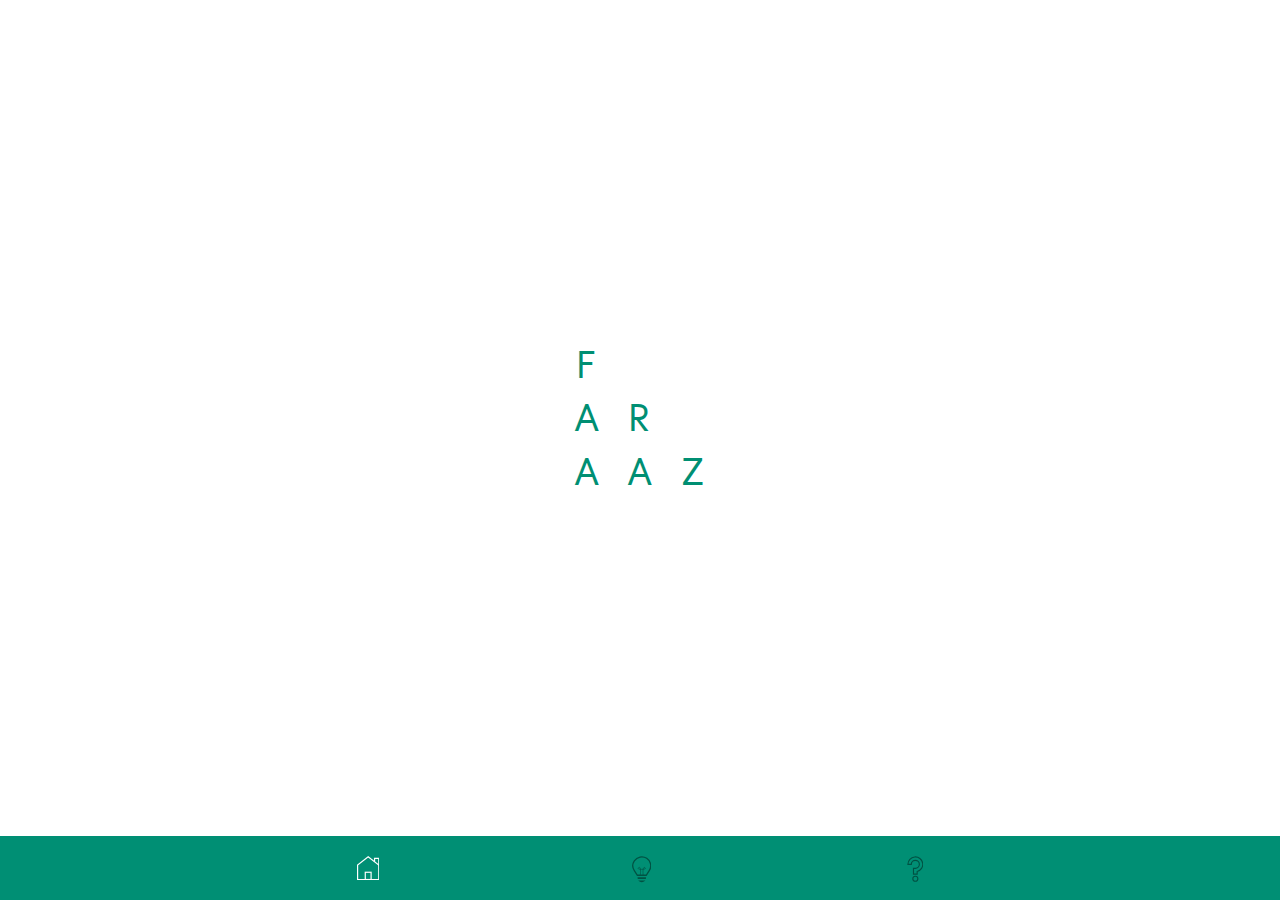
<file: index.html>
<!DOCTYPE html>
<html lang="en">
<head>
    <meta charset="UTF-8">
    <meta http-equiv="X-UA-Compatible" content="IE=edge">
    <meta name="viewport" content="width=device-width, initial-scale=1.0">
    <title>Portfolio</title>
    <link rel="stylesheet" href="/css/faraaz.css">
    <link rel="icon" href="/content/bulb.svg">
</head>
<body>

    <!--NAV-->
    <nav>
        <li>
            <a href="/index.html">
                <svg class="logo homeLogoSVG" xmlns="http://www.w3.org/2000/svg" viewBox="0 0 37.6822 40.62255">
                    <polyline class="homeLogo" points="36.682 16.174 36.682 3.94 29.546 3.94 29.546 9.637" fill="none" stroke="#005243" stroke-miterlimit="10" stroke-width="2"/>
                    <rect class="homeLogo" x="13.92715" y="27.38865" width="9.8279" height="12.23389" fill="none" stroke="#005243" stroke-miterlimit="10" stroke-width="2"/>
                    <polygon class="homeLogo" points="36.682 39.623 36.682 15.216 18.841 1.269 1 15.216 1 39.623 36.682 39.623" fill="none" stroke="#005243" stroke-miterlimit="10" stroke-width="2"/>
                </svg>
            </a>
        </li>

        <li>
            <a href="/html/projects.html">
                <svg class="logo projectLogoSVG" xmlns="http://www.w3.org/2000/svg" viewBox="-5 -5 34.98168 47.53012">
                    <polygon class="projectLogoFull" points="8.363 32.883 8.686 35.559 21.367 35.559 21.639 32.883 8.363 32.883" fill="#005243"/>
                    <path class="projectLogoFull" d="M100.01984 119.76506c2.54813 0 4.765-.99376 5.5804-2.37824H94.43945c.81542 1.38443 3.03227 2.37824 5.58039 2.37824Z" transform="translate(-85.00916 -79.23494)" fill="#005243"/>
                    <path class="projectLogo" d="M26.65436 22.56236a13.83109 13.83109 0 0 0-3.93987-19.25151 14.05115 14.05115 0 0 0-19.38871 3.912 13.80923 13.80923 0 0 0 0 15.33952l4.73642 7.20878h13.884l4.65864-7.08244Z" fill="none" stroke="#005243" stroke-miterlimit="10" stroke-width="2"/>
                    <path class="projectLogo" d="M97.70172 109.00608s1.84507-15.51-2.74288-11.80569 14.60511 3.22359 10.08078 0-2.8277 11.80569-2.8277 11.80569" transform="translate(-85.00916 -79.23494)" fill="none" stroke="#005243" stroke-miterlimit="10"/>
                </svg>  
            </a>
        </li>

        <li>
            <a href="/html/about.html">
                <svg class="logo aboutLogoSVG" xmlns="http://www.w3.org/2000/svg" viewBox="-10 -10 35.61319 58.81031">
                    <path class="aboutLogo" d="M12.80654 19.21931a6.41271 6.41271 0 1 0-6.41267-6.41275H1a11.8066 11.8066 0 1 1 14.75725 11.43489l-.014 4.08747H9.86996v-9.10961Z" fill="none" stroke="#005243" stroke-miterlimit="10" stroke-width="1.8"/>
                    <circle class="aboutLogo" cx="12.80659" cy="35.8101" r="4.00021" fill="none" stroke="#005243" stroke-miterlimit="10" stroke-width="1.8"/>
                </svg>
            </a>
        </li>
    </nav>

    <!--MAIN-->
    <main>

        <!--LOGO-->
        <div class="container">
    
            <svg class="graphic" xmlns="http://www.w3.org/2000/svg" viewBox="0 0 150.00299 150.003">
                <g class="colour">
                    <rect class="colourBG" width="50.001" height="50.00101" fill="#fff"/>
                    <text class="colourLetter" transform="translate(14.48829 37.60214)" font-size="36" fill="#008f73" font-family="PPNeueMontreal-Medium, PP Neue Montreal" font-weight="500">F</text>
                </g>
               
                <g class="colour">
                    <rect class="colourBG" y="50.00101" width="50.001" height="50.001" fill="#fff"/>
                    <text class="colourLetter" transform="translate(12.7964 87.60605)" font-size="36" fill="#008f73" font-family="PPNeueMontreal-Medium, PP Neue Montreal" font-weight="500">A</text>    
                </g>
              
                <g class="colour">
                    <rect class="colourBG" class="A2BG" y="100.00201" width="50.001" height="50.001" fill="#fff"/>
                    <text class="colourLetter" class="A2" transform="translate(12.7964 137.60995)" font-size="36" fill="#008f73" font-family="PPNeueMontreal-Medium, PP Neue Montreal" font-weight="500">A</text>
                </g>
            
                <g class="colour">
                    <rect class="colourBG" class="RBG" x="50.001" y="50.00101" width="50.001" height="50.001" fill="#fff"/>
                    <text class="colourLetter" transform="translate(63.16017 87.60605)" font-size="36" fill="#008f73" font-family="PPNeueMontreal-Medium, PP Neue Montreal" font-weight="500">R</text>
                </g>
             
               <g class="colour">
                <rect class="colourBG" x="50.001" y="100.00201" width="50.001" height="50.001" fill="#fff"/>
                <text class="colourLetter" transform="translate(62.76417 137.60995)" font-size="36" fill="#008f73" font-family="PPNeueMontreal-Medium, PP Neue Montreal" font-weight="500">A</text>
               </g> 
            
               <g class="colour">
                <rect class="colourBG" class="ZBG" x="100.002" y="100.00201" width="50.00099" height="50.001" fill="#fff"/>
                <text class="colourLetter" transform="translate(113.7046 137.60995)" font-size="36" fill="#008f73" font-family="PPNeueMontreal-Medium, PP Neue Montreal" font-weight="500">Z</text>
               </g>
            </svg>
        </div>

    </main>
 
    <script src="/js/faraaz.js"></script>
</body>
</html>
</file>
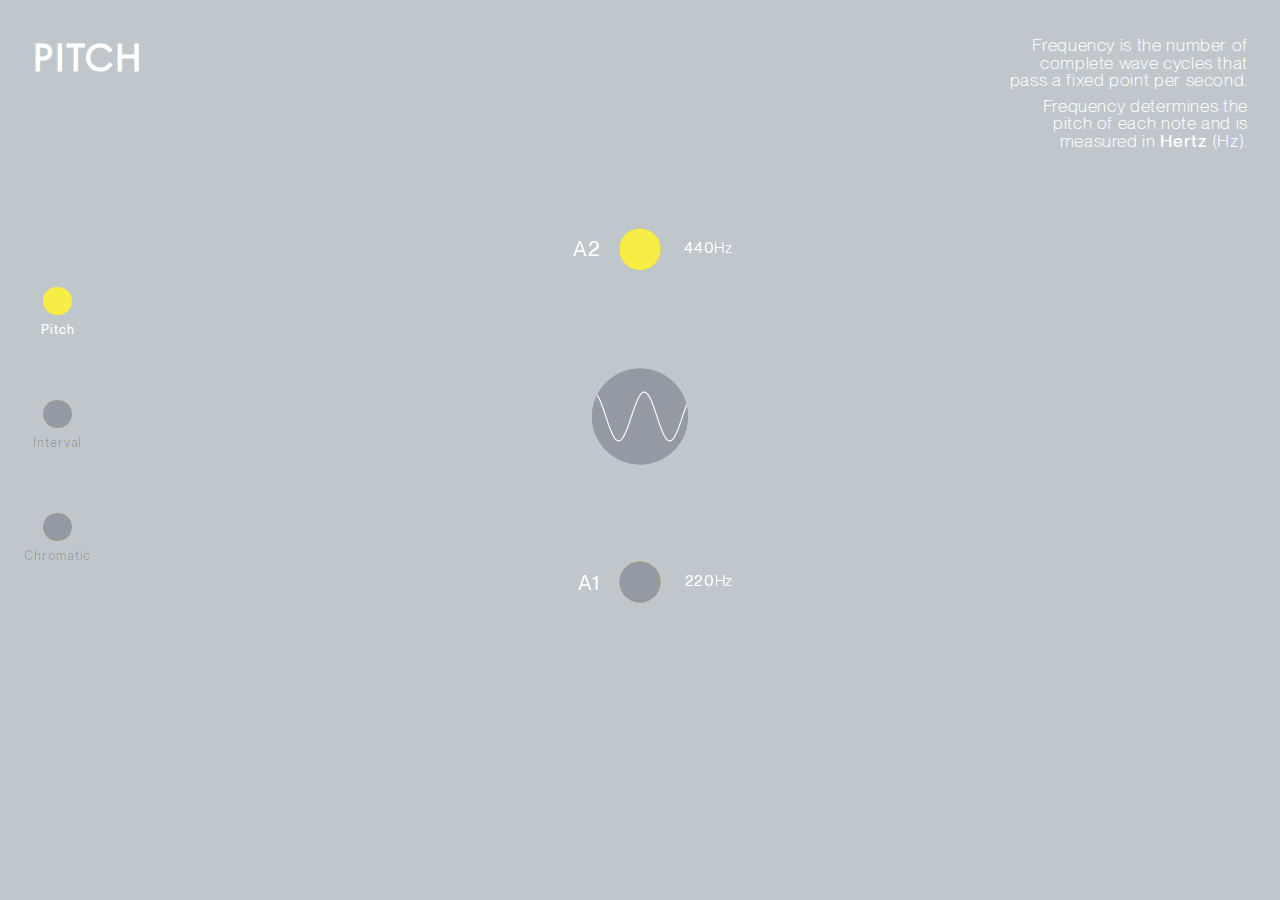
<file: content/chromatic/chromatic combination/index.html>
<!DOCTYPE html>
<html lang="en">
<head>
    <meta charset="UTF-8">
    <meta http-equiv="X-UA-Compatible" content="IE=edge">
    <meta name="viewport" content="width=device-width, initial-scale=1.0">
    <title>Don't Fret</title>
    <link rel="stylesheet" href="css/chromatic.css">
    <link rel="icon" href="/content/logo.svg">
</head>
<body>



    <main>

        <!--TITLES-->
        <div class="container titleContainer">
            <h1 class="title pitchTitle">PITCH</h1>
            <h1 class="title intervalTitle">INTERVALS</h1>
            <h1 class="title chromaticTitle">CHROMATIC</h1>
        </div>

        <!--DESCRIPTIONS-->
        <div class="container descriptionContainer">

            <!--PITCH DESCRIPTION-->
            <div class="description pitchDescription">
                <p>Frequency is the number of complete wave cycles that pass a fixed point per second.</p>
             
                <div class="frequencyDescription">
                    <p class="hiLoDescription freqDescription">Frequency determines the pitch of each note and is measured in <span class="bold">Hertz</span> (Hz).</p>
                    <p class="hiLoDescription hiDescription">The <span class="bold">higher</span> the frequency, the <span class="bold">higher</span> the pitch.</p>
                    <p class="hiLoDescription loDescription">The <span class="bold">lower</span> the frequency, the <span class="bold">lower</span> the pitch.</p>
                </div>
            </div>

            <!--INTERVAL DESCRIPTION-->
            <div class="description intervalDescription">
                <p class="">An <span class="bold">interval</span> is the distance in pitch between two notes.</p>

                <div class="stepDescription">
                    <p class="halfStepDescription hfoDescription">A <span class="bold">half step</span> (semi tone) is the distance from one note to the next.</p>
                    <p class="fullStepDescription hfoDescription">A <span class="bold">full step</span> (whole tone) is the distance between two semi tones.</p>
                    <div class="octaveDescription hfoDescription">
                        <p>An <span class="bold">octave</span> is the distance between one note and another double or half its frequency.</p>
                       
                    </div>
                </div>
            </div>

            <!--CHROMATIC DESCRIPTION-->
            <div class="description chromaticDescription">
                <p>In Western music we have <span class="bold">12</span> notes.</p>
                <p><span class="bold">7</span> naturals <br> <span class="bold">5</span> sharps <br> <span class="bold">5</span> flats</p>

                <div class="ascendDescription">
                    <p class="shareDescription sfDescription">Sharps + flats share the same note.</p>
                    <p class="shareDescription sDescription sfAscendDescription">Sharps <span class="bold">ascend.</span></p>
                    <p class="shareDescription fDescription sfAscendDescription">Flats <span class="bold">descend.</span></p>
                </div>
            </div>
        </div>
 
        <!--NAVIGATION-->
        <nav>

            <!--NAV COLOUR-->
            <div class="container navColourContainer">
                <div class="navColourButton">
                    <div class="pitchNavColour navColourCircle"></div>
                    <p>Pitch</p>
                </div>
    
                <div class="navColourButton">
                    <div class="intervalNavColour navColourCircle"></div>
                    <p>Interval</p>
                </div>
    
                <div class="navColourButton">
                    <div class="chromaticNavColour navColourCircle"></div>
                    <p>Chromatic</p>
                </div>
            </div>

            <!--NAV PLAIN-->
            <div class="navContainer">
                <div class="navButton pitchNav">
                    <div class="pitchNavColour navCircle"></div>
                    <p>Pitch</p>
                </div>
    
                <div class="navButton intervalNav">
                    <div class="intervalNavColour navCircle"></div>
                    <p>Interval</p>
    
                </div>
    
                <div class="navButton chromaticNav">
                    <div class="chromaticNavColour navCircle"></div>
                    <p>Chromatic</p>
                </div>
            </div>
        </nav>

        <!--BUTTONS-->
        <div class="container buttonsContainer">

             <!--INTERVAL COLOUR BUTTONS-->
             <div class="intervalColourButtons">
                <div class="intervalColourButton halfColourButton">
                    <div class="colourButton"><p class="intervalColourButtonText">1/2</p></div>
                </div>
    
                <div class="intervalColourButton fullColourButton">
                    <div class="colourButton"><p class="intervalColourButtonText">1</p></div>
                </div>
    
            <div class="intervalColourButton octColourButton">
                    <div class="colourButton"><p class="intervalColourButtonText">8</p></div>
                </div>
            </div>

            <!--INTERVAL BUTTONS-->
            <div class="intervalButtons">
                <div class="intervalButton halfButton">
                    <div class="button halfButtonCircle"><p class="intervalButtonText">1/2</p></div>
                </div>
    
                <div class="intervalButton fullButton">
                    <div class="button"><p class="intervalButtonText">1</p></div>
                </div>
    
            <div class="intervalButton octButton">
                    <div class="button"><p class="intervalButtonText">8</p></div>
                </div>

            </div>

            <!--CHROMATIC BUTTONS COLOUR-->
            <div class="chromaticButtonsColour">
                <div class="chromaticButtonColour flatButtonColour">
                    <div class="buttonColour"><p class="chromaticButtonColourText">b</p></div>
                </div>

                <div class="chromaticButtonColour naturalButtonColour">
                    <div class="buttonColour"><p class="chromaticButtonColourText">//</p></div>
                </div>

            <div class="chromaticButtonColour sharpButtonColour">
                    <div class="buttonColour"><p class="chromaticButtonColourText">#</p></div>
                </div>
            </div>

            <!--CHROMATIC BUTTONS-->
            <div class="chromaticButtons">
                <div class="chromaticButton flatButton">
                        <div class="button"><p class="chromaticButtonText">b</p></div>
                </div>
    
                <div class="chromaticButton naturalButton">
                    <div class="button"><p class="chromaticButtonText">//</p></div>
                </div>
    
            <div class="chromaticButton sharpButton">
                    <div class="button"><p class="chromaticButtonText">#</p></div>
                </div>
            </div>
        </div>

         <!--WAVES-->
         <div class="container waveContainer">
            <div class="share wave waveLo" data-file="Lo"></div>
            <div class="share wave waveHi" data-file="Hi"></div>
        </div>

        <!--CONTENT-->
        <div class="content">

            <svg class="container contentContainer" xmlns="http://www.w3.org/2000/svg" viewBox="0 0 719.99677 570.99658">

                <!--PITCH-->
                    <g class="pitchContainer">
                        <path  class="pitchCircle a2Colour" d="M9434.3461 360.43822a24 24 0 1 0-24-24 23.99978 23.99978 0 0 0 24 24" transform="translate(-9074.34984 -243.84189)" fill="#f6ed45"/>
                        <path class="pitchCircle a1Colour" d="M9434.3461 744.43822a24 24 0 1 0-24-24 23.99979 23.99979 0 0 0 24 24" transform="translate(-9074.34984 -243.84189)" fill="#f6ed45"/>
                        
                        <path d="M9434.3461 360.43822a24 24 0 1 0-24-24 23.99978 23.99978 0 0 0 24 24" transform="translate(-9074.34984 -243.84189)" fill="#939aa3"/>
                        <path d="M9434.3461 744.43822a24 24 0 1 0-24-24 23.99979 23.99979 0 0 0 24 24" transform="translate(-9074.34984 -243.84189)" fill="#939aa3"/>
                        
                        <path  class="pitchCircle a2Pitch" d="M9434.3461 360.43822a24 24 0 1 0-24-24 23.99978 23.99978 0 0 0 24 24" transform="translate(-9074.34984 -243.84189)" fill="#f6ed45"/>
                        <path class="pitchCircle a1Pitch" d="M9434.3461 744.43822a24 24 0 1 0-24-24 23.99979 23.99979 0 0 0 24 24" transform="translate(-9074.34984 -243.84189)" fill="#f6ed45"/>
                        
                        <text class="pitchNoteText" transform="translate(282.74321 100.27393)" fill="#fff" font-family="PPNeueMontreal-Book, PP Neue Montreal"><tspan>A2</tspan></text>
                        <text class="pitchHertzText" transform="translate(411.00493 97.44189)" fill="#fff" font-family="PPNeueMontreal-Book, PP Neue Montreal"><tspan>440<tspan class="HzText">Hz</tspan></tspan></text>
                        <text class="pitchNoteText" transform="translate(288.04693 485.38428)" fill="#fff" font-family="PPNeueMontreal-Book, PP Neue Montreal"><tspan>A1</tspan></text>
                        <text class="pitchHertzText" transform="translate(411.39702 481.39502)" fill="#fff" font-family="PPNeueMontreal-Book, PP Neue Montreal"><tspan>220<tspan class="HzText">Hz</tspan></tspan></text>
                    </g>
            
                <!--INTERVALS-->
                <g class="intervalContainer">

                    <g fill="#939aa3">
                        <path d="M9098.34984 552.43814a24 24 0 1 0-24-24 23.99981 23.99981 0 0 0 24 24" transform="translate(-9074.34984 -243.84189)"/>
                        <path d="M9194.34935 552.43814a24 24 0 1 0-24-24 23.99981 23.99981 0 0 0 24 24" transform="translate(-9074.34984 -243.84189)"/>
                        <path d="M9290.349 552.43814a24 24 0 1 0-24-24 23.99982 23.99982 0 0 0 24 24" transform="translate(-9074.34984 -243.84189)"/>
                        <path d="M9386.34844 552.43814a24 24 0 1 0-24-24 23.99982 23.99982 0 0 0 24 24" transform="translate(-9074.34984 -243.84189)"/>
                        <path d="M9482.348 552.43814a24 24 0 1 0-24-24 23.99982 23.99982 0 0 0 24 24" transform="translate(-9074.34984 -243.84189)"/>
                        <path d="M9578.34758 552.43814a24 24 0 1 0-24-24 23.99981 23.99981 0 0 0 24 24" transform="translate(-9074.34984 -243.84189)"/>
                        <path d="M9674.3471 552.43814a24 24 0 1 0-24-24 23.99986 23.99986 0 0 0 24 24" transform="translate(-9074.34984 -243.84189)"/>
                        <path d="M9770.34661 552.43814a24 24 0 1 0-24-24 23.99986 23.99986 0 0 0 24 24" transform="translate(-9074.34984 -243.84189)"/>
                    </g>

                    <!--HALF-->
                    <g class="intervalHalf intervalHalfCircles" fill="#f6ed45">
                        <path class="halfCircle aHalfCircle" d="M9098.34984 552.43814a24 24 0 1 0-24-24 23.99981 23.99981 0 0 0 24 24" transform="translate(-9074.34984 -243.84189)"/>
                        <path class="halfCircle aSharpHalfCircle" d="M9194.34935 552.43814a24 24 0 1 0-24-24 23.99981 23.99981 0 0 0 24 24" transform="translate(-9074.34984 -243.84189)"/>
                        <path class="halfCircle bHalfCircle" d="M9290.349 552.43814a24 24 0 1 0-24-24 23.99982 23.99982 0 0 0 24 24" transform="translate(-9074.34984 -243.84189)"/>
                        <path class="halfCircle cHalfCircle" d="M9386.34844 552.43814a24 24 0 1 0-24-24 23.99982 23.99982 0 0 0 24 24" transform="translate(-9074.34984 -243.84189)"/>
                        <path class="halfCircle cSharpHalfCircle" d="M9482.348 552.43814a24 24 0 1 0-24-24 23.99982 23.99982 0 0 0 24 24" transform="translate(-9074.34984 -243.84189)"/>
                        <path class="halfCircle dHalfCircle" d="M9578.34758 552.43814a24 24 0 1 0-24-24 23.99981 23.99981 0 0 0 24 24" transform="translate(-9074.34984 -243.84189)"/>
                        <path class="halfCircle dSharpHalfCircle" d="M9674.3471 552.43814a24 24 0 1 0-24-24 23.99986 23.99986 0 0 0 24 24" transform="translate(-9074.34984 -243.84189)"/>
                        <path class="halfCircle eHalfCircle" d="M9770.34661 552.43814a24 24 0 1 0-24-24 23.99986 23.99986 0 0 0 24 24" transform="translate(-9074.34984 -243.84189)"/>
                    </g>

                    <g class="intervalHalf intervalHalfText" font-size="24" fill="#fff" font-family="PPNeueMontreal-Book, PP Neue Montreal">
                        <text class="halfText aHalfText" transform="translate(16.49981 211.58789)">A</text>
                        <text class="halfText aSharpHalfText" transform="translate(105.82793 211.58789)">A#</text>
                        <text class="halfText bHalfText" transform="translate(208.49981 211.58789)">B</text>
                        <text class="halfText cHalfText" transform="translate(303.63604 211.58789)">C</text>
                        <text class="halfText cSharpHalfText" transform="translate(392.96416 211.66016)">C#</text>
                        <text class="halfText dHalfText" transform="translate(495.87578 211.66016)">D</text>
                        <text class="halfText dSharpHalfText" transform="translate(585.20391 211.66016)">D#</text>
                        <text class="halfText eHalfText" transform="translate(689.05156 211.66016)">E</text>
                    </g> 

                    <!--FULL-->
                    <g class="intervalFull intervalFullCircles" fill="#f6ed45">
                        <path class="fullCircle aFullCircle fullCircleAnime" d="M9098.34984 552.43814a24 24 0 1 0-24-24 23.99981 23.99981 0 0 0 24 24" transform="translate(-9074.34984 -243.84189)"/>
                        <path class="fullCircle aSharpFullCircle" d="M9194.34935 552.43814a24 24 0 1 0-24-24 23.99981 23.99981 0 0 0 24 24" transform="translate(-9074.34984 -243.84189)"/>
                        <path class="fullCircle bFullCircle fullCircleAnime" d="M9290.349 552.43814a24 24 0 1 0-24-24 23.99982 23.99982 0 0 0 24 24" transform="translate(-9074.34984 -243.84189)"/>
                        <path class="fullCircle cFullCircle" d="M9386.34844 552.43814a24 24 0 1 0-24-24 23.99982 23.99982 0 0 0 24 24" transform="translate(-9074.34984 -243.84189)"/>
                        <path class="fullCircle cSharpFullCircle fullCircleAnime" d="M9482.348 552.43814a24 24 0 1 0-24-24 23.99982 23.99982 0 0 0 24 24" transform="translate(-9074.34984 -243.84189)"/>
                        <path class="fullCircle dFullCircle" d="M9578.34758 552.43814a24 24 0 1 0-24-24 23.99981 23.99981 0 0 0 24 24" transform="translate(-9074.34984 -243.84189)"/>
                        <path class="fullCircle dSharpFullCircle fullCircleAnime" d="M9674.3471 552.43814a24 24 0 1 0-24-24 23.99986 23.99986 0 0 0 24 24" transform="translate(-9074.34984 -243.84189)"/>
                        <path class="fullCircle eFullCircle" d="M9770.34661 552.43814a24 24 0 1 0-24-24 23.99986 23.99986 0 0 0 24 24" transform="translate(-9074.34984 -243.84189)"/>
                    </g>
                    
                    <g class="intervalFull intervalFullText" font-size="24" fill="#fff" font-family="PPNeueMontreal-Book, PP Neue Montreal">
                        <text class="fullText aFullText" transform="translate(16.49981 211.58789)">A</text>
                        <text class="fullText aSharpFullText" transform="translate(105.82793 211.58789)">A#</text>
                        <text class="fullText bFullText" transform="translate(208.49981 211.58789)">B</text>
                        <text class="fullText cFullText" transform="translate(303.63604 211.58789)">C</text>
                        <text class="fullText cSharpFullText" transform="translate(392.96416 211.66016)">C#</text>
                        <text class="fullText dFullText" transform="translate(495.87578 211.66016)">D</text>
                        <text class="fullText dSharpFullText" transform="translate(585.20391 211.66016)">D#</text>
                        <text class="fullText eFullText" transform="translate(689.05156 211.66016)">E</text>
                    </g> 

                    <!--OCT-->
                    <g class="intervalOct intervalOctaveCircles">
                        <path class="octCircle a1OctCircle octCircleAnime" d="M9098.34984 552.43814a24 24 0 1 0-24-24 23.99981 23.99981 0 0 0 24 24" transform="translate(-9074.34984 -243.84189)" fill="#f6ed45"/>
                        <path class="octCircle bOctCircle" d="M9194.34935 552.43814a24 24 0 1 0-24-24 23.99981 23.99981 0 0 0 24 24" transform="translate(-9074.34984 -243.84189)" fill="#ffaa5e"/>
                        <path class="octCircle cOctCircle" d="M9290.349 552.43814a24 24 0 1 0-24-24 23.99982 23.99982 0 0 0 24 24" transform="translate(-9074.34984 -243.84189)" fill="#f97d9a"/>
                        <path class="octCircle dOctCircle" d="M9386.34844 552.43814a24 24 0 1 0-24-24 23.99982 23.99982 0 0 0 24 24" transform="translate(-9074.34984 -243.84189)" fill="#b85eb6"/>
                        <path class="octCircle eOctCircle" d="M9482.348 552.43814a24 24 0 1 0-24-24 23.99982 23.99982 0 0 0 24 24" transform="translate(-9074.34984 -243.84189)" fill="#6679ff"/>
                        <path class="octCircle fOctCircle" d="M9578.34758 552.43814a24 24 0 1 0-24-24 23.99981 23.99981 0 0 0 24 24" transform="translate(-9074.34984 -243.84189)" fill="#45abe0"/>
                        <path class="octCircle gOctCircle" d="M9674.3471 552.43814a24 24 0 1 0-24-24 23.99986 23.99986 0 0 0 24 24" transform="translate(-9074.34984 -243.84189)" fill="#10c79c"/>
                        <path class="octCircle a2OctCircle octCircleAnime" d="M9770.34661 552.43814a24 24 0 1 0-24-24 23.99986 23.99986 0 0 0 24 24" transform="translate(-9074.34984 -243.84189)" fill="#f6ed45"/>
                    </g>

                    <g class="intervalOct intervalOctText" font-size="24" fill="#fff" font-family="PPNeueMontreal-Book, PP Neue Montreal">
                        <text class="octText a1OctText" transform="translate(16.5003 211.58789)">A</text>
                        <text class="octText bOctText" transform="translate(112.52422 211.58789)">B</text>
                        <text class="octText cOctText" transform="translate(207.65996 211.58789)">C</text>
                        <text class="octText dOctText" transform="translate(303.92412 211.58789)">D</text>
                        <text class="octText eOctText" transform="translate(401.12432 211.66016)">E</text>
                        <text class="octText fOctText" transform="translate(497.31621 211.66016)">F</text>
                        <text class="octText gOctText" transform="translate(591.18047 211.66016)">G</text>
                        <text class="octText a2OctText" transform="translate(688.49981 211.66016)">A</text>
                    </g>
                </g>

                <!--CHROMATIC-->
                <g class="chromaticContainer">

                    <!--INNER CIRCLE-->
                    <path class="innerCircle" d="M9434.34825 576.43814a48 48 0 1 0-48-48 47.9996 47.9996 0 0 0 48 48" transform="translate(-9074.34984 -243.84189)" fill="#939aa3" class="Chromatic_Center_copy" data-name="Chromatic Center copy"/>

                    <!--INNER TEXT-->
                    <g class="inner" font-size="24" fill="#fff" font-family="PPNeueMontreal-Book, PP Neue Montreal">
                        <text class="innerText aInner naturalInner" transform="translate(352.49834 293.16309)">A</text>
                        <text class="innerText aSharpInner sharpInner" transform="translate(345.82598 293.16309)">A#</text>
                        <text class="innerText bFlatInner flatInner" transform="translate(345.82598 293.16309)">Bb</text>
                        <text class="innerText bInner naturalInner" transform="translate(352.52227 293.16309)">B</text>
                        <text class="innerText cInner naturalInner" transform="translate(351.65801 293.16309)">C</text>
                        <text class="innerText cSharpInner sharpInner" transform="translate(345.01006 293.16309)">C#</text>
                        <text class="innerText dFlatInner flatInner" transform="translate(345.01006 293.16309)">Db</text>
                        <text class="innerText dInner naturalInner" transform="translate(351.92217 293.16309)">D</text>
                        <text class="innerText dSharpInner sharpInner" transform="translate(345.2503 293.16309)">D#</text>
                        <text class="innerText eFlatInner flatInner" transform="translate(345.2503 293.16309)">Eb</text>
                        <text class="innerText eInner naturalInner" transform="translate(353.09795 293.16309)">E</text>
                        <text class="innerText fInner naturalInner" transform="translate(353.29033 293.16309)">F</text>
                        <text class="innerText fSharpInner sharpInner" transform="translate(346.64238 293.16309)">F#</text>
                        <text class="innerText gFlatInner flatInner" transform="translate(346.64238 293.16309)">Gb</text>
                        <text class="innerText gInner naturalInner" transform="translate(351.17803 293.16309)">G</text>
                        <text class="innerText gSharpInner sharpInner" transform="translate(344.50615 293.16309)">G#</text>
                        <text class="innerText aFlatInner flatInner" transform="translate(344.50615 293.16309)">Ab</text>
                    </g>

                    <g class="outer" font-size="24" fill="#fff" font-family="PPNeueMontreal-Book, PP Neue Montreal">
                        <text class="outerText aOuter naturalOuter" transform="translate(352.49834 20.58008)">A</text>

                        <text class="outerText aSharpOuter sharpOuter" transform="translate(486.0584 52.47607)"><tspan>A#</tspan></text>
                        <text class="outerText bFlatOuter flatOuter" transform="translate(486.0584 52.47607)"><tspan>Bb</tspan></text>
                        
                        <text class="outerText bOuter naturalOuter" transform="translate(590.26641 157.9082)">B</text>
                        <text class="outerText cOuter naturalOuter" transform="translate(623.21856 293.31592)">C</text>

                        <text class="outerText cSharpOuter sharpOuter" transform="translate(583.45 435.7085)"><tspan>C#</tspan></text>
                        <text class="outerText dFlatOuter flatOuter" transform="translate(583.45 435.7085)"><tspan>Db</tspan></text>

                        <text class="outerText dOuter naturalOuter" transform="translate(494.24297 528.25244)">D</text>

                        <text class="outerText dSharpOuter sharpOuter" transform="translate(345.41875 565.64404)"><tspan>D#</tspan></text>
                        <text class="outerText eFlatOuter flatOuter" transform="translate(345.41875 565.64404)"><tspan>Eb</tspan></text>

                        <text class="outerText eOuter naturalOuter" transform="translate(212.12237 528.82764)">E</text>
                        <text class="outerText fOuter naturalOuter" transform="translate(119.48272 435.7085)">F</text>

                        <text class="outerText fSharpOuter sharpOuter" transform="translate(69.49053 292.97998)"><tspan>F#</tspan></text>
                        <text class="outerText gFlatOuter flatOuter" transform="translate(69.49053 292.97998)"><tspan>Gb</tspan></text>

                        <text class="outerText gOuter naturalOuter" transform="translate(111.92266 157.9082)">G</text>
                        
                        <text class="outerText gSharpOuter sharpOuter" transform="translate(209.3626 51.8999)"><tspan>G#</tspan></text>
                        <text class="outerText aFlatOuter flatOuter" transform="translate(209.3626 51.8999)"><tspan>Ab</tspan></text>
                    </g>

                    <!--GREY CIRCLES-->
                    <g class="circles greyCircles">
                        <path class="aGrey" d="M9434.34825 360.43827a24 24 0 1 0-24-24 23.99982 23.99982 0 0 0 24 24" transform="translate(-9074.34984 -243.84189)" fill="#ebebeb"/>
                    
                        <g class="aSharpGrey">
                            <path d="M9530.34777 336.43827a24 24 0 0 0 0 48Z" transform="translate(-9074.34984 -243.84189)" fill="#ebebeb"/>
                            <path d="M9530.34777 384.438a24 24 0 0 0 0-48Z" transform="translate(-9074.34984 -243.84189)" fill="#ebebeb"/>
                        </g>
                    
                        <path class="bGrey" d="M9602.34746 456.43814a24 24 0 1 0-24-24 23.99986 23.99986 0 0 0 24 24" transform="translate(-9074.34984 -243.84189)" fill="#ebebeb"/>
                        <path class="cGrey" d="M9626.34734 552.43814a24 24 0 1 0-24-24 23.99986 23.99986 0 0 0 24 24" transform="translate(-9074.34984 -243.84189)" fill="#ebebeb"/>
                    
                        <g class="cSharpGrey">
                            <path d="M9602.34734 648.43814a24 24 0 0 0 0-48Z" transform="translate(-9074.34984 -243.84189)" fill="#ebebeb"/>
                            <path d="M9602.34746 600.43814a24 24 0 0 0 0 48Z" transform="translate(-9074.34984 -243.84189)" fill="#ebebeb"/>    
                        </g>
                    
                        <path class="dGrey" d="M9530.34789 720.43814a24 24 0 1 0-24-24 23.99982 23.99982 0 0 0 24 24" transform="translate(-9074.34984 -243.84189)" fill="#ebebeb"/>
                        
                        <g class="dSharpGrey">
                            <path d="M9434.34825 744.43805a24 24 0 0 0 0-48Z" transform="translate(-9074.34984 -243.84189)" fill="#ebebeb"/>
                            <path d="M9434.34825 696.43814a24 24 0 0 0 0 48Z" transform="translate(-9074.34984 -243.84189)" fill="#ebebeb"/>
                        </g>
                    
                        <path class="eGrey" d="M9338.34868 720.43814a24 24 0 1 0-24-24 23.99981 23.99981 0 0 0 24 24" transform="translate(-9074.34984 -243.84189)" fill="#ebebeb"/>
                        <path class="fGrey" d="M9266.34905 648.43814a24 24 0 1 0-24-24 23.99982 23.99982 0 0 0 24 24" transform="translate(-9074.34984 -243.84189)" fill="#ebebeb"/>
                    
                        <g class="fSharpGrey">
                            <path d="M9242.34929 552.43814a24 24 0 0 0 0-48Z" transform="translate(-9074.34984 -243.84189)" fill="#ebebeb"/>
                            <path d="M9242.34929 504.43814a24 24 0 0 0 0 48Z" transform="translate(-9074.34984 -243.84189)" fill="#ebebeb"/>
                        </g>
                    
                        <path class="gGrey" d="M9266.34905 456.43814a24 24 0 1 0-24-24 23.99982 23.99982 0 0 0 24 24" transform="translate(-9074.34984 -243.84189)" fill="#ebebeb"/>
                    
                        <g class="gSharpGrey">
                            <path d="M9338.34874 336.43827a24 24 0 0 0 0 48Z" transform="translate(-9074.34984 -243.84189)" fill="#ebebeb"/>
                            <path d="M9338.34874 384.43814a24 24 0 0 0 0-48Z" transform="translate(-9074.34984 -243.84189)" fill="#ebebeb"/>
                        </g>
                    </g>

                    <!--BG CIRCLES-->
                    <g class="circles bgCircles">
                        <path d="M9338.34874 384.43814a24 24 0 0 0 0-48Z" transform="translate(-9074.34984 -243.84189)" fill="#939aa3"/>
                        <path d="M9338.34874 336.43827a24 24 0 0 0 0 48Z" transform="translate(-9074.34984 -243.84189)" fill="#939aa3"/>
                        <path d="M9266.34905 456.43814a24 24 0 1 0-24-24 23.99982 23.99982 0 0 0 24 24" transform="translate(-9074.34984 -243.84189)" fill="#939aa3"/>
                        <path d="M9242.34929 504.43814a24 24 0 0 0 0 48Z" transform="translate(-9074.34984 -243.84189)" fill="#939aa3"/>
                        <path d="M9242.34929 552.43814a24 24 0 0 0 0-48Z" transform="translate(-9074.34984 -243.84189)" fill="#939aa3"/>
                        <path d="M9266.34905 648.43814a24 24 0 1 0-24-24 23.99982 23.99982 0 0 0 24 24" transform="translate(-9074.34984 -243.84189)" fill="#939aa3"/>
                        <path d="M9338.34868 720.43814a24 24 0 1 0-24-24 23.99981 23.99981 0 0 0 24 24" transform="translate(-9074.34984 -243.84189)" fill="#939aa3"/>
                        <path d="M9434.34825 696.43814a24 24 0 0 0 0 48Z" transform="translate(-9074.34984 -243.84189)" fill="#939aa3"/>
                        <path d="M9434.34825 744.43805a24 24 0 0 0 0-48Z" transform="translate(-9074.34984 -243.84189)" fill="#939aa3"/>
                        <path d="M9530.34789 720.43814a24 24 0 1 0-24-24 23.99982 23.99982 0 0 0 24 24" transform="translate(-9074.34984 -243.84189)" fill="#939aa3"/>
                        <path d="M9602.34734 648.43814a24 24 0 0 0 0-48Z" transform="translate(-9074.34984 -243.84189)" fill="#939aa3"/>
                        <path d="M9602.34746 600.43814a24 24 0 0 0 0 48Z" transform="translate(-9074.34984 -243.84189)" fill="#939aa3"/>
                        <path d="M9626.34734 552.43814a24 24 0 1 0-24-24 23.99986 23.99986 0 0 0 24 24" transform="translate(-9074.34984 -243.84189)" fill="#939aa3"/>
                        <path d="M9602.34746 456.43814a24 24 0 1 0-24-24 23.99986 23.99986 0 0 0 24 24" transform="translate(-9074.34984 -243.84189)" fill="#939aa3"/>
                        <path d="M9530.34777 384.438a24 24 0 0 0 0-48Z" transform="translate(-9074.34984 -243.84189)" fill="#939aa3"/>
                        <path d="M9530.34777 336.43827a24 24 0 0 0 0 48Z" transform="translate(-9074.34984 -243.84189)" fill="#939aa3"/>
                        <path d="M9434.34825 360.43827a24 24 0 1 0-24-24 23.99982 23.99982 0 0 0 24 24" transform="translate(-9074.34984 -243.84189)" fill="#939aa3"/>
                    </g>

                    <!--TOUCH CIRCLES-->
                    <g class="circles touchCircles">
                        <path class="aTouch" d="M9434.34825 360.43827a24 24 0 1 0-24-24 23.99982 23.99982 0 0 0 24 24" transform="translate(-9074.34984 -243.84189)" fill="#f6ed45"/>
                        
                        <path class="aSharpTouch aComboTouch" d="M9530.34777 336.43827a24 24 0 0 0 0 48Z" transform="translate(-9074.34984 -243.84189)" fill="#f6ed45"/>
                        <path class="bFlatTouch aComboTouch" d="M9530.34777 384.438a24 24 0 0 0 0-48Z" transform="translate(-9074.34984 -243.84189)" fill="#ffaa5e"/>
                      
                        <path class="bTouch" d="M9602.34746 456.43814a24 24 0 1 0-24-24 23.99986 23.99986 0 0 0 24 24" transform="translate(-9074.34984 -243.84189)" fill="#ffaa5e"/>
                        <path class="cTouch" d="M9626.34734 552.43814a24 24 0 1 0-24-24 23.99986 23.99986 0 0 0 24 24" transform="translate(-9074.34984 -243.84189)" fill="#f97d9a"/>
                        
                        <path class="cSharpTouch cComboTouch" d="M9602.34734 648.43814a24 24 0 0 0 0-48Z" transform="translate(-9074.34984 -243.84189)" fill="#f97d9a"/>
                        <path class="dFlatTouch cComboTouch" d="M9602.34746 600.43814a24 24 0 0 0 0 48Z" transform="translate(-9074.34984 -243.84189)" fill="#b85eb6"/>    
                        
                        <path class="dTouch" d="M9530.34789 720.43814a24 24 0 1 0-24-24 23.99982 23.99982 0 0 0 24 24" transform="translate(-9074.34984 -243.84189)" fill="#b85eb6"/>
                        
                        <path class="dSharpTouch dComboTouch" d="M9434.34825 744.43805a24 24 0 0 0 0-48Z" transform="translate(-9074.34984 -243.84189)" fill="#b85eb6"/>
                        <path class="eFlatTouch dComboTouch" d="M9434.34825 696.43814a24 24 0 0 0 0 48Z" transform="translate(-9074.34984 -243.84189)" fill="#6679ff"/>
                        
                        <path class="eTouch" d="M9338.34868 720.43814a24 24 0 1 0-24-24 23.99981 23.99981 0 0 0 24 24" transform="translate(-9074.34984 -243.84189)" fill="#6679ff"/>
                        <path class="fTouch" d="M9266.34905 648.43814a24 24 0 1 0-24-24 23.99982 23.99982 0 0 0 24 24" transform="translate(-9074.34984 -243.84189)" fill="#45abe0"/>      
                        
                        <path class="fSharpTouch fComboTouch" d="M9242.34929 552.43814a24 24 0 0 0 0-48Z" transform="translate(-9074.34984 -243.84189)" fill="#45abe0"/>
                        <path class="gFlatTouch fComboTouch" d="M9242.34929 504.43814a24 24 0 0 0 0 48Z" transform="translate(-9074.34984 -243.84189)" fill="#10c79c"/>
                      
                        <path class="gTouch" d="M9266.34905 456.43814a24 24 0 1 0-24-24 23.99982 23.99982 0 0 0 24 24" transform="translate(-9074.34984 -243.84189)" fill="#10c79c"/>
                      
                        <path class="gSharpTouch gComboTouch" d="M9338.34874 336.43827a24 24 0 0 0 0 48Z" transform="translate(-9074.34984 -243.84189)" fill="#10c79c"/>
                        <path class="aFlatTouch gComboTouch" d="M9338.34874 384.43814a24 24 0 0 0 0-48Z" transform="translate(-9074.34984 -243.84189)" fill="#f6ed45"/>
                      </g>

                    <!--COLOUR CIRCLES-->
                    <g class="circles colourCircles">
                        <path class="aFlash" d="M9434.34825 360.43827a24 24 0 1 0-24-24 23.99982 23.99982 0 0 0 24 24" transform="translate(-9074.34984 -243.84189)" fill="#f6ed45"/>
                        <path class="aColour" d="M9434.34825 360.43827a24 24 0 1 0-24-24 23.99982 23.99982 0 0 0 24 24" transform="translate(-9074.34984 -243.84189)" fill="#f6ed45"/>
                        
                        <path class="aSharpColour aComboColour" d="M9530.34777 336.43827a24 24 0 0 0 0 48Z" transform="translate(-9074.34984 -243.84189)" fill="#f6ed45"/>
                        <path class="bFlatColour aComboColour" d="M9530.34777 384.438a24 24 0 0 0 0-48Z" transform="translate(-9074.34984 -243.84189)" fill="#ffaa5e"/>
                    
                        <path class="bColour" d="M9602.34746 456.43814a24 24 0 1 0-24-24 23.99986 23.99986 0 0 0 24 24" transform="translate(-9074.34984 -243.84189)" fill="#ffaa5e"/>
                        <path class="cColour" d="M9626.34734 552.43814a24 24 0 1 0-24-24 23.99986 23.99986 0 0 0 24 24" transform="translate(-9074.34984 -243.84189)" fill="#f97d9a"/>
                        
                        <path class="cSharpColour cComboColour" d="M9602.34734 648.43814a24 24 0 0 0 0-48Z" transform="translate(-9074.34984 -243.84189)" fill="#f97d9a"/>
                        <path class="dFlatColour cComboColour" d="M9602.34746 600.43814a24 24 0 0 0 0 48Z" transform="translate(-9074.34984 -243.84189)" fill="#b85eb6"/>    
                        
                        <path class="dColour" d="M9530.34789 720.43814a24 24 0 1 0-24-24 23.99982 23.99982 0 0 0 24 24" transform="translate(-9074.34984 -243.84189)" fill="#b85eb6"/>
                        
                        <path class="dSharpColour dComboColour" d="M9434.34825 744.43805a24 24 0 0 0 0-48Z" transform="translate(-9074.34984 -243.84189)" fill="#b85eb6"/>
                        <path class="eFlatColour dComboColour" d="M9434.34825 696.43814a24 24 0 0 0 0 48Z" transform="translate(-9074.34984 -243.84189)" fill="#6679ff"/>
                        
                        <path class="eColour" d="M9338.34868 720.43814a24 24 0 1 0-24-24 23.99981 23.99981 0 0 0 24 24" transform="translate(-9074.34984 -243.84189)" fill="#6679ff"/>
                        <path class="fColour" d="M9266.34905 648.43814a24 24 0 1 0-24-24 23.99982 23.99982 0 0 0 24 24" transform="translate(-9074.34984 -243.84189)" fill="#45abe0"/>      
                        
                        <path class="fSharpColour fComboColour" d="M9242.34929 552.43814a24 24 0 0 0 0-48Z" transform="translate(-9074.34984 -243.84189)" fill="#45abe0"/>
                        <path class="gFlatColour fComboColour" d="M9242.34929 504.43814a24 24 0 0 0 0 48Z" transform="translate(-9074.34984 -243.84189)" fill="#10c79c"/>
                    
                        <path class="gColour" d="M9266.34905 456.43814a24 24 0 1 0-24-24 23.99982 23.99982 0 0 0 24 24" transform="translate(-9074.34984 -243.84189)" fill="#10c79c"/>
                    
                        <path class="gSharpColour gComboColour" d="M9338.34874 336.43827a24 24 0 0 0 0 48Z" transform="translate(-9074.34984 -243.84189)" fill="#10c79c"/>
                        <path class="aFlatColour gComboColour" d="M9338.34874 384.43814a24 24 0 0 0 0-48Z" transform="translate(-9074.34984 -243.84189)" fill="#f6ed45"/>
                    </g>
                </g>
              </svg>     
        </div> <!--CONTENT-->

    </main>

    <script src="/content/chromatic/chromatic combination/js/lottie.js"></script>
    <script src="https://cdnjs.cloudflare.com/ajax/libs/gsap/3.7.1/gsap.min.js"></script>
    <script src="/content/chromatic/chromatic combination/js/chroma.js"></script>
</body>
</html>
</file>
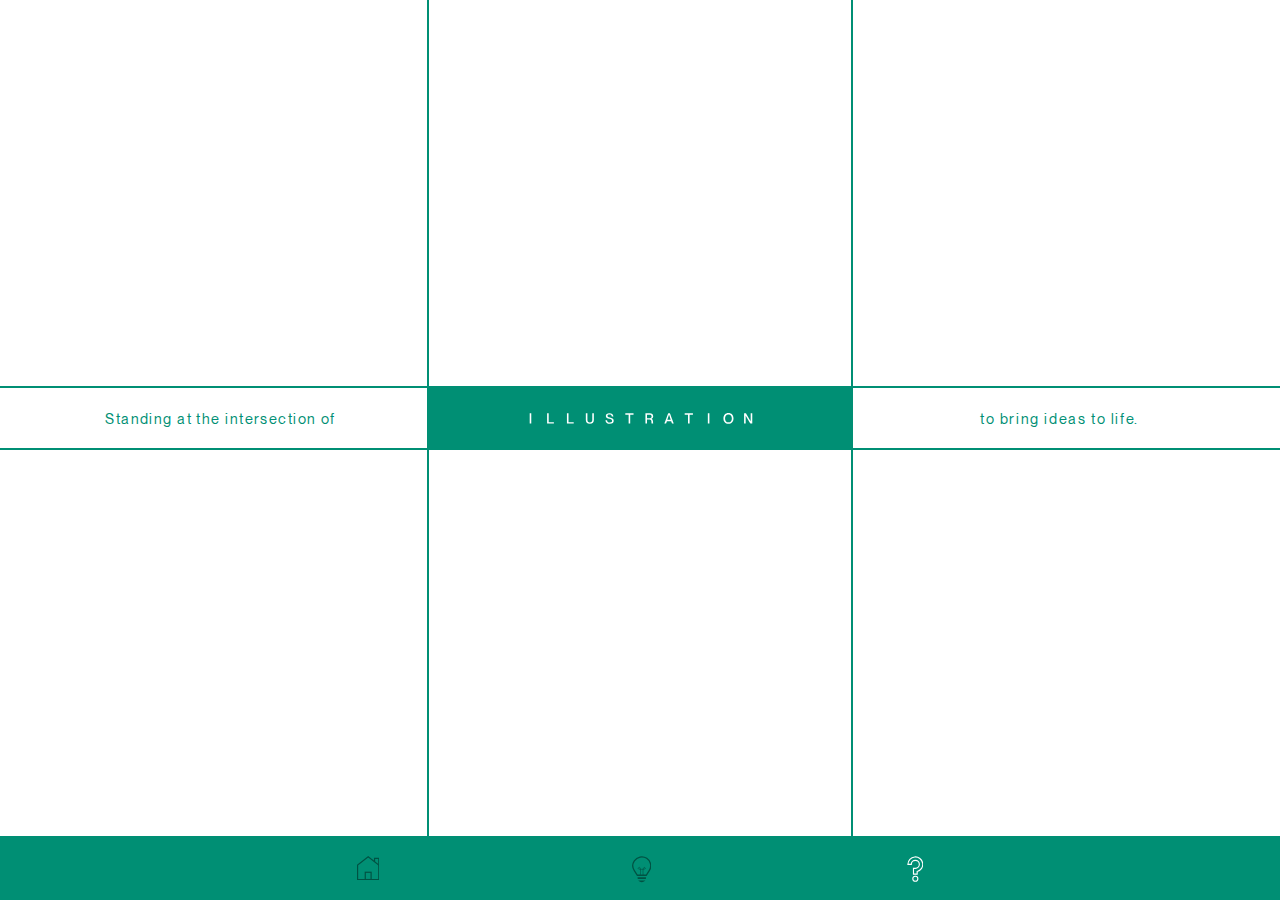
<file: html/about.html>
<!DOCTYPE html>
<html lang="en">
<head>
    <meta charset="UTF-8">
    <meta http-equiv="X-UA-Compatible" content="IE=edge">
    <meta name="viewport" content="width=device-width, initial-scale=1.0">
    <title>Portfolio</title>
    <link rel="stylesheet" href="/css/about.css">
    <link rel="icon" href="/content/bulb.svg">
</head>
<body>


   <!--NAV-->
   <nav>
    <li>
        <a href="/index.html">
            <svg class="logo homeLogoSVG" xmlns="http://www.w3.org/2000/svg" viewBox="0 0 37.6822 40.62255">
                <polyline class="homeLogo" points="36.682 16.174 36.682 3.94 29.546 3.94 29.546 9.637" fill="none" stroke="#005243" stroke-miterlimit="10" stroke-width="2"/>
                <rect class="homeLogo" x="13.92715" y="27.38865" width="9.8279" height="12.23389" fill="none" stroke="#005243" stroke-miterlimit="10" stroke-width="2"/>
                <polygon class="homeLogo" points="36.682 39.623 36.682 15.216 18.841 1.269 1 15.216 1 39.623 36.682 39.623" fill="none" stroke="#005243" stroke-miterlimit="10" stroke-width="2"/>
            </svg>
        </a>
    </li>

    <li>
        <a href="/html/projects.html">
            <svg class="logo projectLogoSVG" xmlns="http://www.w3.org/2000/svg" viewBox="-5 -5 34.98168 47.53012">
                <polygon class="projectLogoFull" points="8.363 32.883 8.686 35.559 21.367 35.559 21.639 32.883 8.363 32.883" fill="#005243"/>
                <path class="projectLogoFull" d="M100.01984 119.76506c2.54813 0 4.765-.99376 5.5804-2.37824H94.43945c.81542 1.38443 3.03227 2.37824 5.58039 2.37824Z" transform="translate(-85.00916 -79.23494)" fill="#005243"/>
                <path class="projectLogo" d="M26.65436 22.56236a13.83109 13.83109 0 0 0-3.93987-19.25151 14.05115 14.05115 0 0 0-19.38871 3.912 13.80923 13.80923 0 0 0 0 15.33952l4.73642 7.20878h13.884l4.65864-7.08244Z" fill="none" stroke="#005243" stroke-miterlimit="10" stroke-width="2"/>
                <path class="projectLogo" d="M97.70172 109.00608s1.84507-15.51-2.74288-11.80569 14.60511 3.22359 10.08078 0-2.8277 11.80569-2.8277 11.80569" transform="translate(-85.00916 -79.23494)" fill="none" stroke="#005243" stroke-miterlimit="10"/>
            </svg>  
        </a>
    </li>

    <li>
        <a href="/html/about.html">
            <svg class="logo aboutLogoSVG" xmlns="http://www.w3.org/2000/svg" viewBox="-10 -10 35.61319 58.81031">
                <path class="aboutLogo" d="M12.80654 19.21931a6.41271 6.41271 0 1 0-6.41267-6.41275H1a11.8066 11.8066 0 1 1 14.75725 11.43489l-.014 4.08747H9.86996v-9.10961Z" fill="none" stroke="#005243" stroke-miterlimit="10" stroke-width="1.8"/>
                <circle class="aboutLogo" cx="12.80659" cy="35.8101" r="4.00021" fill="none" stroke="#005243" stroke-miterlimit="10" stroke-width="1.8"/>
            </svg>
        </a>
    </li>
</nav>

    <!--MAIN-->
    <main>

        <div class="container">

            <div class="innerContainer">
                <p class="text standingText">Standing at the intersection of</p>

                <div class="text animationText">
                    <div class="animation"></div>
                </div>
        
                <p class="text ideasText">to bring ideas to life.</p>

                <div class="line1"></div>
                <div class="line2"></div>
            </div>
    
        </div>
      
    <div class="container emailContainer">
        <div class="innerContainer">
          <p class="text emailText">JUSTFARAAZ@GMAIL.COM</p>

          <p class="text standingText"></p>
          <p class="text ideasText"></p>
          <div class="line1"></div>
          <div class="line2"></div>
        </div>
    </div>
 

    </main>

    <script src="/js/lottie.js"></script>
    <script src="https://cdnjs.cloudflare.com/ajax/libs/gsap/3.7.1/gsap.min.js"></script>
    <script src="/js/about.js"></script>
</body>
</html>
</file>
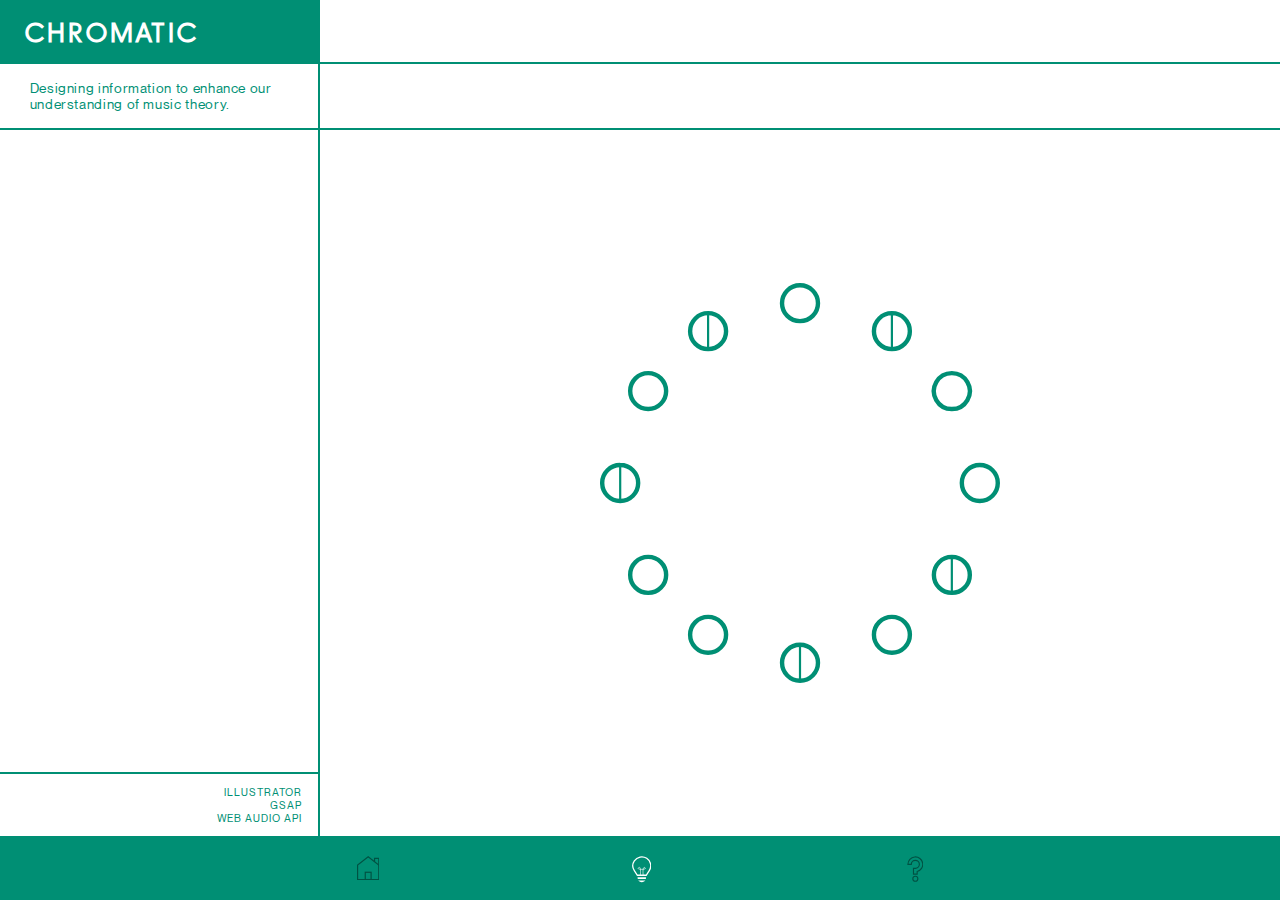
<file: html/chromatic.html>
<!DOCTYPE html>
<html lang="en">
<head>
    <meta charset="UTF-8">
    <meta http-equiv="X-UA-Compatible" content="IE=edge">
    <meta name="viewport" content="width=device-width, initial-scale=1.0">
    <title>Portfolio</title>
    <link rel="stylesheet" href="/css/chromatic.css">
    <link rel="icon" href="/content/bulb.svg">
</head>
<body>

        <!--NAV-->
        <nav>
            <li>
                <a href="/index.html">
                    <svg class="logo homeLogoSVG" xmlns="http://www.w3.org/2000/svg" viewBox="0 0 37.6822 40.62255">
                        <polyline class="homeLogo" points="36.682 16.174 36.682 3.94 29.546 3.94 29.546 9.637" fill="none" stroke="#005243" stroke-miterlimit="10" stroke-width="2"/>
                        <rect class="homeLogo" x="13.92715" y="27.38865" width="9.8279" height="12.23389" fill="none" stroke="#005243" stroke-miterlimit="10" stroke-width="2"/>
                        <polygon class="homeLogo" points="36.682 39.623 36.682 15.216 18.841 1.269 1 15.216 1 39.623 36.682 39.623" fill="none" stroke="#005243" stroke-miterlimit="10" stroke-width="2"/>
                    </svg>
                </a>
            </li>
    
            <li>
                <a href="/html/projects.html">
                    <svg class="logo projectLogoSVG" xmlns="http://www.w3.org/2000/svg" viewBox="-5 -5 34.98168 47.53012">
                        <polygon class="projectLogoFull" points="8.363 32.883 8.686 35.559 21.367 35.559 21.639 32.883 8.363 32.883" fill="#005243"/>
                        <path class="projectLogoFull" d="M100.01984 119.76506c2.54813 0 4.765-.99376 5.5804-2.37824H94.43945c.81542 1.38443 3.03227 2.37824 5.58039 2.37824Z" transform="translate(-85.00916 -79.23494)" fill="#005243"/>
                        <path class="projectLogo" d="M26.65436 22.56236a13.83109 13.83109 0 0 0-3.93987-19.25151 14.05115 14.05115 0 0 0-19.38871 3.912 13.80923 13.80923 0 0 0 0 15.33952l4.73642 7.20878h13.884l4.65864-7.08244Z" fill="none" stroke="#005243" stroke-miterlimit="10" stroke-width="2"/>
                        <path class="projectLogo" d="M97.70172 109.00608s1.84507-15.51-2.74288-11.80569 14.60511 3.22359 10.08078 0-2.8277 11.80569-2.8277 11.80569" transform="translate(-85.00916 -79.23494)" fill="none" stroke="#005243" stroke-miterlimit="10"/>
                    </svg>  
                </a>
            </li>
    
            <li>
                <a href="/html/about.html">
                    <svg class="logo aboutLogoSVG" xmlns="http://www.w3.org/2000/svg" viewBox="-10 -10 35.61319 58.81031">
                        <path class="aboutLogo" d="M12.80654 19.21931a6.41271 6.41271 0 1 0-6.41267-6.41275H1a11.8066 11.8066 0 1 1 14.75725 11.43489l-.014 4.08747H9.86996v-9.10961Z" fill="none" stroke="#005243" stroke-miterlimit="10" stroke-width="1.8"/>
                        <circle class="aboutLogo" cx="12.80659" cy="35.8101" r="4.00021" fill="none" stroke="#005243" stroke-miterlimit="10" stroke-width="1.8"/>
                    </svg>
                </a>
            </li>
        </nav>

    <!--MAIN-->
    <main>

        <!--DONT FRET-->
        <div class="container dontFretContainer">
            <div class="innerContainer">
                <div class="title">
                    <h1>CHROMATIC</h1>
                </div>
             
                <div class="description">
                    <p>Designing information to enhance our understanding of music theory.</p>
                </div>
        
                <svg class="graphic" xmlns="http://www.w3.org/2000/svg" viewBox="0 0 181.67502 181.67466">
                    <path d="M90.83752 17.33415a8.16708 8.16708 0 1 0-8.16691-8.16725v.00035a8.16688 8.16688 0 0 0 8.16682 8.1669h.00009M132.58018 30.03829a8.16708 8.16708 0 0 0 0-16.33415M132.58018 13.70423a8.16708 8.16708 0 0 0 0 16.33416M159.80352 57.26169a8.16663 8.16663 0 1 0-.00054 0h.00054M172.50776 99.00434a8.16708 8.16708 0 1 0-8.1669-8.16725v.00036a8.16687 8.16687 0 0 0 8.16682 8.16689h.00008M159.80352 140.74688a8.16708 8.16708 0 0 0 0-16.33416M159.80352 124.41283a8.16708 8.16708 0 0 0 0 16.33415M132.58009 167.97031a8.1669 8.1669 0 1 0-8.16691-8.16688 8.16664 8.16664 0 0 0 8.16638 8.16688h.00053M90.83752 164.3405a8.16708 8.16708 0 0 0 0 16.33416M90.83752 180.67456a8.16708 8.16708 0 0 0 0-16.33416M49.09489 167.97031a8.16708 8.16708 0 1 0-8.16691-8.16724v.00036a8.1671 8.1671 0 0 0 8.16691 8.16688M21.87141 140.74678a8.1669 8.1669 0 1 0-8.1669-8.16691 8.16686 8.16686 0 0 0 8.16682 8.16689h.00008M9.16708 99.00434a8.16708 8.16708 0 0 0 0-16.33416M9.16708 82.67026a8.16708 8.16708 0 1 0 0 16.33415M21.87141 57.26169a8.1669 8.1669 0 1 0-8.1669-8.1669 8.16685 8.16685 0 0 0 8.1668 8.1669h.0001M49.09489 13.70425a8.16707 8.16707 0 0 0 0 16.33414M49.09489 30.03829a8.16708 8.16708 0 0 0 0-16.33416" fill="none" stroke="#008f74" stroke-miterlimit="10" stroke-width="2"/>
                    <line x1="132.58018" y1="13.70414" x2="132.58018" y2="30.03829" fill="none" stroke="#008f74" stroke-miterlimit="10"/>
                    <line x1="159.80352" y1="124.60979" x2="159.80352" y2="140.94394" fill="none" stroke="#008f74" stroke-miterlimit="10"/>
                    <line x1="90.83769" y1="164.3404" x2="90.83769" y2="180.67455" fill="none" stroke="#008f74" stroke-miterlimit="10"/>
                    <line x1="9.16708" y1="82.67026" x2="9.16708" y2="99.00441" fill="none" stroke="#008f74" stroke-miterlimit="10"/>
                    <line x1="49.09489" y1="13.74852" x2="49.09489" y2="30.08267" fill="none" stroke="#008f74" stroke-miterlimit="10"/>
                </svg>

                <div class="tools">
                    <p class="silentText">Turn off silent mode.</p>
                    <p>ILLUSTRATOR <br> GSAP <br> WEB AUDIO API</p>
 
                </div>

                <div class="subDescription">
                  
                </div>

                <div class="line1"></div>
                <div class="line2"></div>
                <div class="line3"></div>
                <div class="line4"></div>
            </div>
        </div>

        <!--CHROMATIC-->
        <div class="container chromaticContainer">
            <div class="innerContainer">

                <div class="title">
                    <h1>THE CHROMATIC SCALE</h1>
                </div>

                <div class="description">
                    <p>
                        In the case of music theory, we have a language that is designed specifically for musicians to read. The intention is to explore how we can design the same information for someone who cannot read music. 
                    </p>
                </div>

                <svg class="graphic chromaticGraphic" xmlns="http://www.w3.org/2000/svg" viewBox="0 0 691.90656 79.0019">
                    <line y1="1.21371" x2="691.90656" y2="1.21371" fill="none" stroke="#008f74" stroke-miterlimit="10"/>
                    <line y1="15.77827" x2="691.90656" y2="15.77827" fill="none" stroke="#008f74" stroke-miterlimit="10"/>
                    <line y1="44.90737" x2="691.90656" y2="44.90737" fill="none" stroke="#008f74" stroke-miterlimit="10"/>
                    <line y1="59.47192" x2="691.90656" y2="59.47192" fill="none" stroke="#008f74" stroke-miterlimit="10"/>
                    <path d="M793.314 524.41462h23.14121a.71824.71824 0 0 1 .71849.718.71824.71824 0 0 1-.71849.718H793.314a.71824.71824 0 0 1-.7185-.718.71824.71824 0 0 1 .7185-.718ZM741.85267 524.41462h23.1411a.71827.71827 0 0 1 .71853.718.71827.71827 0 0 1-.71853.718h-23.1411a.71827.71827 0 0 1-.71853-.718.71827.71827 0 0 1 .71853-.718ZM690.39126 524.41462h23.1411a.71827.71827 0 0 1 .71853.718.71827.71827 0 0 1-.71853.718h-23.1411a.71827.71827 0 0 1-.71853-.718.71827.71827 0 0 1 .71853-.718ZM694.513 531.6969h19.01934a.71827.71827 0 0 1 .71853.718.71827.71827 0 0 1-.71853.718H694.513a.71827.71827 0 0 1-.71853-.718.71827.71827 0 0 1 .71853-.718ZM488.66733 546.26145h19.01934a.71827.71827 0 0 1 .71853.718.71827.71827 0 0 1-.71853.718h-19.01934a.71827.71827 0 0 1-.71853-.718.71827.71827 0 0 1 .71853-.718ZM278.69988 560.826H301.841a.71828.71828 0 0 1 .71852.718.71828.71828 0 0 1-.71852.718h-23.14112a.71827.71827 0 0 1-.71852-.718.71827.71827 0 0 1 .71852-.718ZM278.69988 568.10828H301.841a.71828.71828 0 0 1 .71852.718.71829.71829 0 0 1-.71852.718h-23.14112a.71828.71828 0 0 1-.71852-.718.71828.71828 0 0 1 .71852-.718ZM231.36022 568.10828h19.01937a.71828.71828 0 0 1 .71852.718.71829.71829 0 0 1-.71852.718h-19.01937a.71828.71828 0 0 1-.71851-.718.71828.71828 0 0 1 .71851-.718ZM175.777 568.10828h23.14114a.71827.71827 0 0 1 .71851.718.71827.71827 0 0 1-.71851.718H175.777a.71828.71828 0 0 1-.71851-.718.71828.71828 0 0 1 .71851-.718Z" transform="translate(-154.04672 -494.79032)" fill="#008f74"/>
                    <path d="M705.36069 527.55571a3.61829 3.61829 0 0 1 3.01487 2.68764 5.17265 5.17265 0 0 1-.8933 3.54113 8.76632 8.76632 0 0 1-5.99185 3.52074 10.22339 10.22339 0 0 1-3.19644-.11166c-3.08865-.79911-3.73629-3.8868-1.36809-6.52492a10.502 10.502 0 0 1 6.1006-3.17216 9.2132 9.2132 0 0 1 2.33421.05923Z" transform="translate(-154.04672 -494.79032)" fill="#008f74"/>
                    <rect x="450.53987" y="10.92341" width=".92048" height="32.17115" rx=".22818" fill="#008f74"/>
                    <path d="M586.79358 544.55254v-9.7097" transform="translate(-154.04672 -494.79032)" fill="none" stroke="#008f74" stroke-miterlimit="10"/>
                    <circle cx="432.74686" cy="40.05252" r="2.33033" fill="#008f74"/>
                    <path d="M653.89928 531.19685a3.61827 3.61827 0 0 1 3.01486 2.68764 5.17269 5.17269 0 0 1-.89329 3.54113 8.76636 8.76636 0 0 1-5.99186 3.52074 10.22333 10.22333 0 0 1-3.19643-.11166c-3.08866-.79911-3.73629-3.8868-1.3681-6.52492a10.50209 10.50209 0 0 1 6.10061-3.17216 9.21228 9.21228 0 0 1 2.33421.05923Z" transform="translate(-154.04672 -494.79032)" fill="#008f74"/>
                    <rect x="502.00129" y="7.28228" width=".92048" height="32.17115" rx=".22818" fill="#008f74"/>
                    <path d="M499.515 542.12026a3.61828 3.61828 0 0 1 3.01487 2.68765 5.17263 5.17263 0 0 1-.8933 3.54112 8.76632 8.76632 0 0 1-5.99185 3.52074 10.2231 10.2231 0 0 1-3.19644-.11166c-3.08865-.79911-3.73629-3.88679-1.36809-6.52492a10.502 10.502 0 0 1 6.1006-3.17216 9.2132 9.2132 0 0 1 2.33421.05923ZM602.43783 534.838a3.61829 3.61829 0 0 1 3.01486 2.68765 5.1727 5.1727 0 0 1-.89329 3.54113 8.76636 8.76636 0 0 1-5.99186 3.52074 10.223 10.223 0 0 1-3.19643-.11167c-3.08866-.7991-3.73629-3.88679-1.3681-6.52492a10.50214 10.50214 0 0 1 6.10061-3.17216 9.2132 9.2132 0 0 1 2.33421.05923Z" transform="translate(-154.04672 -494.79032)" fill="#008f74"/>
                    <rect x="399.07846" y="14.56455" width=".92048" height="32.17115" rx=".22818" fill="#008f74"/>
                    <path d="M550.97642 538.47912a3.61828 3.61828 0 0 1 3.01486 2.68765 5.1727 5.1727 0 0 1-.89329 3.54113 8.76637 8.76637 0 0 1-5.99186 3.52073 10.22273 10.22273 0 0 1-3.19643-.11166c-3.08866-.79911-3.7363-3.88679-1.3681-6.52492a10.50206 10.50206 0 0 1 6.1006-3.17216 9.21327 9.21327 0 0 1 2.33422.05923Z" transform="translate(-154.04672 -494.79032)" fill="#008f74"/>
                    <path d="M483.87072 551.83482v-9.7097" transform="translate(-154.04672 -494.79032)" fill="none" stroke="#008f74" stroke-miterlimit="10"/>
                    <circle cx="329.824" cy="47.3348" r="2.33033" fill="#008f74"/>
                    <rect x="347.61705" y="18.20569" width=".92048" height="32.17115" rx=".22818" fill="#008f74"/>
                    <rect x="644.37081" y="32.15562" width=".92048" height="32.17116" rx=".22818" fill="#008f74"/>
                    <path d="M808.28356 520.27343a3.61828 3.61828 0 0 1 3.01486 2.68765 5.17268 5.17268 0 0 1-.89329 3.54112 8.76634 8.76634 0 0 1-5.99186 3.52074 10.223 10.223 0 0 1-3.19643-.11166c-3.08866-.79911-3.7363-3.88679-1.3681-6.52492a10.502 10.502 0 0 1 6.1006-3.17216 9.21327 9.21327 0 0 1 2.33422.05923Z" transform="translate(-154.04672 -494.79032)" fill="#008f74"/>
                    <rect x="604.92415" width=".92048" height="32.17115" rx=".22818" fill="#008f74"/>
                    <path d="M756.82211 523.91457a3.61828 3.61828 0 0 1 3.01486 2.68764 5.17269 5.17269 0 0 1-.89329 3.54113 8.76634 8.76634 0 0 1-5.99186 3.52074 10.223 10.223 0 0 1-3.19643-.11166c-3.08866-.79911-3.7363-3.88679-1.3681-6.52492a10.502 10.502 0 0 1 6.1006-3.17216 9.21328 9.21328 0 0 1 2.33422.05923Z" transform="translate(-154.04672 -494.79032)" fill="#008f74"/>
                    <path d="M689.71641 537.27026v-9.7097" transform="translate(-154.04672 -494.79032)" fill="none" stroke="#008f74" stroke-miterlimit="10"/>
                    <circle cx="535.66969" cy="32.77024" r="2.33033" fill="#008f74"/>
                    <rect x="553.46274" y="3.64114" width=".92048" height="32.17115" rx=".22818" fill="#008f74"/>
                    <rect x="193.23277" y="29.12911" width=".92048" height="32.17115" rx=".22818" fill="#008f74"/>
                    <path d="M190.74648 563.96709a3.61829 3.61829 0 0 1 3.01486 2.68765 5.1727 5.1727 0 0 1-.89329 3.54113 8.76636 8.76636 0 0 1-5.99186 3.52074 10.223 10.223 0 0 1-3.19643-.11167c-3.08866-.7991-3.73629-3.88679-1.3681-6.52492a10.50214 10.50214 0 0 1 6.10061-3.17216 9.2132 9.2132 0 0 1 2.33421.05923ZM345.13075 553.04368a3.61828 3.61828 0 0 1 3.01486 2.68765 5.17268 5.17268 0 0 1-.89329 3.54112 8.76634 8.76634 0 0 1-5.99186 3.52074 10.223 10.223 0 0 1-3.19643-.11166c-3.08866-.79911-3.7363-3.88679-1.3681-6.52492a10.502 10.502 0 0 1 6.1006-3.17216 9.21328 9.21328 0 0 1 2.33422.05923Z" transform="translate(-154.04672 -494.79032)" fill="#008f74"/>
                    <rect x="38.84852" y="40.05252" width=".92048" height="32.17116" rx=".22818" fill="#008f74"/>
                    <rect x="141.77136" y="32.77024" width=".92048" height="32.17115" rx=".22818" fill="#008f74"/>
                    <path d="M293.66932 556.68482a3.61829 3.61829 0 0 1 3.01487 2.68764 5.17265 5.17265 0 0 1-.8933 3.54113 8.76632 8.76632 0 0 1-5.99185 3.52074 10.22309 10.22309 0 0 1-3.19644-.11166c-3.08865-.79911-3.73629-3.8868-1.36809-6.52492a10.502 10.502 0 0 1 6.1006-3.17216 9.2132 9.2132 0 0 1 2.33421.05923Z" transform="translate(-154.04672 -494.79032)" fill="#008f74"/>
                    <path d="M226.56363 570.04051v-9.7097" transform="translate(-154.04672 -494.79032)" fill="none" stroke="#008f74" stroke-miterlimit="10"/>
                    <circle cx="72.51691" cy="65.54049" r="2.33033" fill="#008f74"/>
                    <rect x="90.30994" y="36.41138" width=".92048" height="32.17115" rx=".22818" fill="#008f74"/>
                    <path d="M242.2079 560.326a3.61827 3.61827 0 0 1 3.01486 2.68764 5.17269 5.17269 0 0 1-.89329 3.54113 8.76636 8.76636 0 0 1-5.99186 3.52074 10.22333 10.22333 0 0 1-3.19643-.11166c-3.08866-.79911-3.73629-3.8868-1.3681-6.52492a10.50209 10.50209 0 0 1 6.10061-3.17216 9.21274 9.21274 0 0 1 2.33421.05923Z" transform="translate(-154.04672 -494.79032)" fill="#008f74"/>
                    <rect x="296.15562" y="21.84683" width=".92048" height="32.17115" rx=".22818" fill="#008f74"/>
                    <path d="M448.05359 545.7614a3.61827 3.61827 0 0 1 3.01486 2.68764 5.17269 5.17269 0 0 1-.89329 3.54113 8.76632 8.76632 0 0 1-5.99186 3.52074 10.223 10.223 0 0 1-3.19643-.11166c-3.08866-.79911-3.73629-3.8868-1.3681-6.52492a10.50209 10.50209 0 0 1 6.10061-3.17216 9.2132 9.2132 0 0 1 2.33421.05923Z" transform="translate(-154.04672 -494.79032)" fill="#008f74"/>
                    <rect x="244.6942" y="25.48797" width=".92048" height="32.17115" rx=".22818" fill="#008f74"/>
                    <path d="M396.59216 549.40254a3.61827 3.61827 0 0 1 3.01486 2.68764 5.17269 5.17269 0 0 1-.89329 3.54113 8.76632 8.76632 0 0 1-5.99186 3.52074 10.22333 10.22333 0 0 1-3.19643-.11166c-3.08866-.79911-3.73629-3.8868-1.3681-6.52492a10.50209 10.50209 0 0 1 6.10061-3.17216 9.2132 9.2132 0 0 1 2.33421.05923Z" transform="translate(-154.04672 -494.79032)" fill="#008f74"/>
                    <g>
                        <path d="M329.48646 562.75824v-9.70971" transform="translate(-154.04672 -494.79032)" fill="none" stroke="#008f74" stroke-miterlimit="10"/>
                        <circle cx="175.43974" cy="58.25821" r="2.33033" fill="#008f74"/>
                    </g>
                </svg>
                      
                <div class="subDescription"></div>
                <div class="line1"></div>
                <div class="line2"></div>
                <div class="line3"></div>
                <div class="line4"></div>
            </div>
        </div>

         <!--ILLUSTRATION-->
         <div class="container illustrationContainer">
            <div class="innerContainer">
                <div class="title">
                    <h1>ILLUSTRATION</h1>
                </div>
             
                <div class="description">
                    <p>
                        Starting alphabetically, from A instead of C, we can readily identify the notes that comprise the Chromatic Scale.                     
                    </p>
                </div>
        
                <svg class="graphic illustrationGraphic" xmlns="http://www.w3.org/2000/svg" viewBox="0 0 1103.99483 116.63405">
                    <defs>
                      <clipPath id="clip-path" transform="translate(-191.63046 -719.09909)">
                        <rect x="182.63066" y="708.73314" width="1179.20496" height="127" fill="none"/>
                      </clipPath>
                    </defs>
                    <g clip-path="url(#clip-path)">
                      <path d="M695.62816 835.73314a24 24 0 1 0-24-24 23.99983 23.99983 0 0 0 24 24" transform="translate(-191.63046 -719.09909)" fill="#b85eb5"/>
                      <path d="M887.62724 835.73314a24 24 0 1 0-24-24 23.99982 23.99982 0 0 0 24 24" transform="translate(-191.63046 -719.09909)" fill="#6678ff"/>
                      <path d="M503.62907 835.73314a24 24 0 1 0-24-24 23.9998 23.9998 0 0 0 24 24" transform="translate(-191.63046 -719.09909)" fill="#fa7d99"/>
                      <path d="M407.62956 835.73314a24 24 0 1 0-24-24 23.99979 23.99979 0 0 0 24 24" transform="translate(-191.63046 -719.09909)" fill="#ffab5e"/>
                      <path d="M311.63007 787.73314a24 24 0 1 0 0 48Z" transform="translate(-191.63046 -719.09909)" fill="#f5ed45"/>
                      <path d="M311.63007 835.73314a24 24 0 0 0 0-48Z" transform="translate(-191.63046 -719.09909)" fill="#ffab5e"/>
                      <path d="M215.63046 835.73314a24 24 0 1 0-24-24 23.99979 23.99979 0 0 0 24 24" transform="translate(-191.63046 -719.09909)" fill="#f5ed45"/>
                      <path d="M983.62676 835.73314a24 24 0 1 0-24-24 23.99983 23.99983 0 0 0 24 24" transform="translate(-191.63046 -719.09909)" fill="#45abe0"/>
                      <path d="M1175.62578 835.73314a24 24 0 1 0-24-24 23.99983 23.99983 0 0 0 24 24" transform="translate(-191.63046 -719.09909)" fill="#0fc79c"/>
                      <path d="M599.62865 787.73314a24 24 0 1 0 0 48Z" transform="translate(-191.63046 -719.09909)" fill="#fa7d99"/>
                      <path d="M599.62865 835.73314a24 24 0 0 0 0-48ZM791.62773 787.73314a24 24 0 1 0 0 48Z" transform="translate(-191.63046 -719.09909)" fill="#b85eb5"/>
                      <path d="M791.62767 835.733a24 24 0 0 0 0-48Z" transform="translate(-191.63046 -719.09909)" fill="#6678ff"/>
                      <path d="M1079.62627 787.73314a24 24 0 0 0 0 48Z" transform="translate(-191.63046 -719.09909)" fill="#45abe0"/>
                      <path d="M1079.62615 835.73314a24 24 0 0 0 0-48ZM1271.62529 787.73314a24 24 0 0 0 0 48Z" transform="translate(-191.63046 -719.09909)" fill="#0fc79c"/>
                      <path d="M1271.62529 835.73314a24 24 0 0 0 0-48Z" transform="translate(-191.63046 -719.09909)" fill="#f5ed45"/>
                    </g>
                    <text transform="translate(13.53145 28.72681)" font-size="33.5" fill="#9d9d9c" font-family="PPNeueMontreal-Thin, PP Neue Montreal" font-weight="200">A</text>
                    <text transform="translate(100.06172 28.72681)" font-size="33.5" fill="#9d9d9c" font-family="PPNeueMontreal-Thin, PP Neue Montreal" font-weight="200"><tspan letter-spacing=".00899em">A</tspan><tspan x="21.23877" y="0">#</tspan></text>
                    <text transform="translate(205.55342 28.72681)" font-size="33.5" fill="#9d9d9c" font-family="PPNeueMontreal-Thin, PP Neue Montreal" font-weight="200">B</text>
                    <text transform="translate(300.35811 28.72681)" font-size="33.5" fill="#9d9d9c" font-family="PPNeueMontreal-Thin, PP Neue Montreal" font-weight="200">C</text>
                    <text transform="translate(386.88887 28.72681)" font-size="33.5" fill="#9d9d9c" font-family="PPNeueMontreal-Thin, PP Neue Montreal" font-weight="200"><tspan letter-spacing=".01em">C</tspan><tspan x="23.61719" y="0">#</tspan></text>
                    <text transform="translate(492.71504 28.72681)" font-size="33.5" fill="#9d9d9c" font-family="PPNeueMontreal-Thin, PP Neue Montreal" font-weight="200">D</text>
                    <text transform="translate(579.24629 31.67505)" font-size="33.5" fill="#9d9d9c" font-family="PPNeueMontreal-Thin, PP Neue Montreal" font-weight="200" letter-spacing=".01em">D<tspan x="22.87988" y="0" letter-spacing=".00003em">#</tspan></text>
                    <text transform="translate(686.3791 31.67505)" font-size="33.5" fill="#9d9d9c" font-family="PPNeueMontreal-Thin, PP Neue Montreal" font-weight="200">E </text>
                    <text transform="translate(782.65742 31.67505)" font-size="33.5" fill="#9d9d9c" font-family="PPNeueMontreal-Thin, PP Neue Montreal" font-weight="200">F</text>
                    <text transform="translate(869.18867 31.67505)" font-size="33.5" fill="#9d9d9c" font-family="PPNeueMontreal-Thin, PP Neue Montreal" font-weight="200" letter-spacing=".01em">F<tspan x="18.99414" y="0" letter-spacing=".00003em">#</tspan></text>
                    <text transform="translate(971.66524 31.67505)" font-size="33.5" fill="#9d9d9c" font-family="PPNeueMontreal-Thin, PP Neue Montreal" font-weight="200">G</text>
                    <text transform="translate(1058.19551 31.67505)" font-size="33.5" fill="#9d9d9c" font-family="PPNeueMontreal-Thin, PP Neue Montreal" font-weight="200"><tspan letter-spacing=".01em">G</tspan><tspan x="24.95703" y="0">#</tspan></text>
                  </svg>
                  
                <div class="subDescription"></div>

                <div class="line1"></div>
                <div class="line2"></div>
                <div class="line3"></div>
                <div class="line4"></div>
            </div>
        </div>


        <!--ANIMATION-->
        <div class="container animationContainer">
            <div class="innerContainer">
                <div class="title">
                    <h1>ANIMATION</h1>
                </div>
             
                <div class="description">
                    <p>
                        Animation gives us the option of enhancing meaning while adhering the original design.  
                        We are, however, restricted by a timeline that suits the designer, not the reader. 
                    </p>
                </div>
        
                <div class="graphic animationGraphic"></div>

                <div class="subDescription"></div>
                <div class="line1"></div>
                <div class="line2"></div>
                <div class="line3"></div>
                <div class="line4"></div>
            </div>
        </div>


           <!--INTERACTION-->
           <div class="container interactionContainer">
            <div class="innerContainer">
                <div class="title">
                    <h1>INTERACTION</h1>
                </div>
             
                <div class="description">
                    <p>
                        Interaction gives us the ability to control the information being displayed in our own time.  
                        This is a physically engaging experience that gives us a better sense of how each note relates to one another. 
                    </p>
                </div>
        
                <div class="graphic interactionGraphic">

                    <iframe src="/html/interaction.html"></iframe>
                    
                </div>

                <div class="subDescription"></div>
                <div class="line1"></div>
                <div class="line2"></div>
                <div class="line3"></div>
                <div class="line4"></div>
            </div>
        </div>


        <!--COMBINATION-->
        <div class="container combinationContainer">
            <div class="innerContainer">
                <div class="title">
                    <h1>APPLICATION</h1>
                </div>
                
                <div class="description">
                    <p>
                        Ultimately, the media we use to design information matters less than how it's used to enhance meaning. Used accordingly, we can design an experience that is visually, physically and intellectually stimulating. 
                    </p>
                </div>
        
                  <svg class="graphic combinationGraphic appTrigger" xmlns="http://www.w3.org/2000/svg" viewBox="0 0 431.99809 432.00001">
                    <text class="appTriggerText" transform="translate(155.05088 227.05556)" font-size="14" fill="#008F74" font-family="PPNeueMontreal-Regular, PP Neue Montreal" letter-spacing=".07em">CL<tspan x="19.73975" y="0" letter-spacing=".05901em">I</tspan><tspan x="23.64551" y="0">CK </tspan><tspan x="49.04102" y="0" letter-spacing=".015em">T</tspan><tspan x="57.73486" y="0">O</tspan><tspan x="69.7749" y="0" letter-spacing=".06902em"> </tspan><tspan x="73.96094" y="0">ENTE</tspan><tspan x="112.81006" y="0" letter-spacing=".00003em">R</tspan></text>
                   
                    <g class="introAnime">
                    <path d="M990.40286 747.04561a24 24 0 1 0-24-24 23.9998 23.9998 0 0 0 24 24" transform="translate(-678.40426 -339.0456)" fill="#b85eb5"/>
                    <path d="M798.40375 747.04561a24 24 0 1 0-24-24 23.99979 23.99979 0 0 0 24 24" transform="translate(-678.40426 -339.0456)" fill="#6678ff"/>
                    <path d="M1086.40234 579.04562a24 24 0 1 0-24-24 23.9998 23.9998 0 0 0 24 24" transform="translate(-678.40426 -339.0456)" fill="#fa7d99"/>
                    <path d="M1062.40246 483.0456a24 24 0 1 0-24-24 23.99979 23.99979 0 0 0 24 24" transform="translate(-678.40426 -339.0456)" fill="#ffab5e"/>
                    <path d="M990.40286 363.0456a24 24 0 0 0 0 48Z" transform="translate(-678.40426 -339.0456)" fill="#f5ed45"/>
                    <path d="M990.40286 411.0456a24 24 0 0 0 0-48Z" transform="translate(-678.40426 -339.0456)" fill="#ffab5e"/>
                    <path d="M894.40326 387.0456a24 24 0 1 0-24-24 23.99979 23.99979 0 0 0 24 24" transform="translate(-678.40426 -339.0456)" fill="#f5ed45"/>
                    <path d="M726.40416 675.04561a24 24 0 1 0-24-24 23.99979 23.99979 0 0 0 24 24" transform="translate(-678.40426 -339.0456)" fill="#45abe0"/>
                    <path d="M726.40416 483.0456a24 24 0 1 0-24-24 23.99978 23.99978 0 0 0 24 24" transform="translate(-678.40426 -339.0456)" fill="#0fc79c"/>
                    <path d="M1062.40246 675.04561a24 24 0 1 0 0-48Z" transform="translate(-678.40426 -339.0456)" fill="#fa7d99"/>
                    <path d="M1062.40246 627.04562a24 24 0 0 0 0 48ZM894.40335 771.04551a24 24 0 0 0 0-48Z" transform="translate(-678.40426 -339.0456)" fill="#b85eb5"/>
                    <path d="M894.40326 723.04561a24 24 0 0 0 0 48Z" transform="translate(-678.40426 -339.0456)" fill="#6678ff"/>
                    <path d="M702.40426 579.04562a24 24 0 0 0 0-48Z" transform="translate(-678.40426 -339.0456)" fill="#45abe0"/>
                    <path d="M702.40426 531.04562a24 24 0 0 0 0 48ZM798.40375 363.0456a24 24 0 0 0 0 48Z" transform="translate(-678.40426 -339.0456)" fill="#0fc79c"/>
                    <path d="M798.40375 411.0456a24 24 0 0 0 0-48Z" transform="translate(-678.40426 -339.0456)" fill="#f5ed45"/>
                    </g>
                </svg>

                <div class="subDescription"></div>
                <div class="line1"></div>
                <div class="line2"></div>
                <div class="line3"></div>
                <div class="line4"></div>
            </div>

            <!--APP-->
            <div class="container appContainer">
                <iframe class="appGraphic" src="/content/chromatic/chromatic combination/index.html"></iframe>
                <div class="space"></div>
            </div>
        </div>

    </main>

    <script src="/js/lottie.js"></script>
    <script src="https://cdnjs.cloudflare.com/ajax/libs/gsap/3.7.1/gsap.min.js"></script>
    <script src="/js/projects.js"></script>
    <script src="/js/chromatic.js"></script>

</body>
</html>
</file>
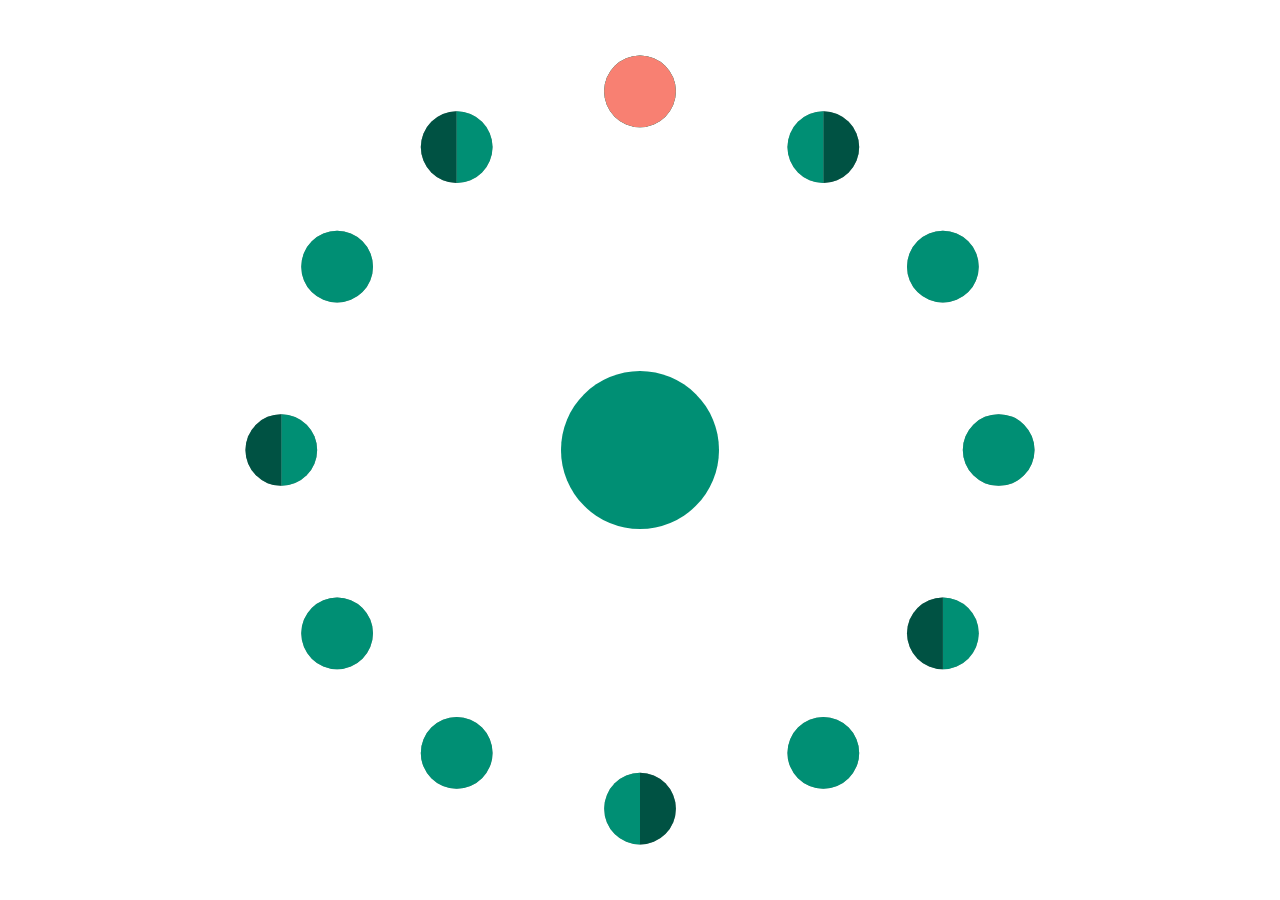
<file: html/interaction.html>
<!DOCTYPE html>
<html lang="en">
<head>
    <meta charset="UTF-8">
    <meta http-equiv="X-UA-Compatible" content="IE=edge">
    <meta name="viewport" content="width=device-width, initial-scale=1.0">
    <title>Portfolio</title>
    <link rel="stylesheet" href="/css/interaction.css">
    <link rel="icon" href="/content/bulb.svg">

</head>
<body>



     
              <!--CHROMATIC-->
              <div class="chromatic">

           
                <div class="chromaticGraphic">

                    <!--TEXT-->
                    <div class="notes">
                        <p class="noteText aText naturalText">A</p> 

                        <p class="noteText aSharpText sharpText">A#</p>
                        <p class="noteText aFlatText flatText">Ab</p>
                    
                        <p class="noteText bText naturalText">B</p>
                        <p class="noteText cText naturalText">C</p>
                    
                        <p class="noteText cSharpText sharpText">C#</p>
                        <p class="noteText cFlatText flatText">Cb</p>

                        <p class="noteText dText naturalText">D</p>
                
                        <p class="noteText dSharpText sharpText">D#</p>
                        <p class="noteText dFlatText flatText">Db</p>

                        <p class="noteText eText naturalText">E</p>
                        <p class="noteText fText naturalText">F</p>

                        <p class="noteText fSharpText sharpText">F#</p>
                        <p class="noteText fFlatText flatText">Fb</p>
                
                        <p class="noteText gText naturalText">G</p>

                        <p class="noteText gSharpText sharpText">G#</p>
                        <p class="noteText gFlatText flatText">Gb</p>
                    </div>
                
                <!--CIRCLES-->
                <div class="circleContainer">

                    <svg class="circles innerCircle" xmlns="http://www.w3.org/2000/svg" viewBox="0 0 227.81779 227.81779">
                        <circle cx="113.9089" cy="113.9089" r="20" fill="#008F74"/>
                    </svg>

                    <svg class="circles colourCircles" xmlns="http://www.w3.org/2000/svg" viewBox="-60 -60 973.65778 973.65914">
                        <path class="aColour naturalNote aOneFlash mute" d="M562.50022 868.77623a38.8029 38.8029 0 1 0-38.80205-38.80206 38.80186 38.80186 0 0 0 38.80205 38.80206" transform="translate(-135.67089 -791.17043)" fill="#ebd52f"/>
                        <path class="aSharpColour sharpNote mute" d="M760.82526 851.53a38.80292 38.80292 0 0 0 0 77.60584" transform="translate(-135.67089 -791.17043)" fill="#ebd52f"/>
                        <path class="aSharpColour flatNote mute" d="M760.82526 929.13535a38.8029 38.8029 0 0 0 0-77.6058" transform="translate(-135.67089 -791.17043)" fill="#eb700e"/>
                        <path class="bColour naturalNote mute" d="M890.167 1058.47758a38.80206 38.80206 0 1 0-38.80206-38.80205 38.80077 38.80077 0 0 0 38.80206 38.80205" transform="translate(-135.67089 -791.17043)" fill="#eb700e"/>
                        <path class="cColour naturalNote mute" d="M950.52661 1256.80264a38.80291 38.80291 0 1 0-38.80205-38.80205 38.80187 38.80187 0 0 0 38.80205 38.80205" transform="translate(-135.67089 -791.17043)" fill="#f2462e"/>
                        <path class="cSharpColour sharpNote mute" d="M890.167 1377.52188a38.80292 38.80292 0 0 0 0 77.60583" transform="translate(-135.67089 -791.17043)" fill="#ba3c9b"/>
                        <path class="cSharpColour flatNote mute" d="M890.167 1455.12719a38.80292 38.80292 0 0 0 0-77.60584" transform="translate(-135.67089 -791.17043)" fill="#f2462e"/>
                        <path class="dColour naturalNote mute" d="M760.82478 1584.46944a38.80205 38.80205 0 1 0-38.80205-38.80205 38.80077 38.80077 0 0 0 38.80205 38.80205" transform="translate(-135.67089 -791.17043)" fill="#ba3c9b"/>
                        <path class="dSharpColour sharpNote mute" d="M562.50022 1644.82906a38.80292 38.80292 0 0 0 0-77.60584" transform="translate(-135.67089 -791.17043)" fill="#ba3c9b"/>
                        <path class="dSharpColour flatNote mute" d="M562.50022 1567.22374a38.80292 38.80292 0 0 0 0 77.60583" transform="translate(-135.67089 -791.17043)" fill="#3570de"/>
                        <path class="eColour naturalNote mute" d="M364.17532 1584.46944a38.80291 38.80291 0 1 0-38.80205-38.80205 38.803 38.803 0 0 0 38.80205 38.80205" transform="translate(-135.67089 -791.17043)" fill="#3570de"/>
                        <path class="fColour naturalNote mute" d="M234.8329 1455.12667a38.80206 38.80206 0 1 0-38.80205-38.80205 38.80185 38.80185 0 0 0 38.80205 38.80205" transform="translate(-135.67089 -791.17043)" fill="#4fbae0"/>
                        <path class="fSharpColour sharpNote mute" d="M174.47294 1256.80264a38.80291 38.80291 0 0 0 0-77.60582" transform="translate(-135.67089 -791.17043)" fill="#4fbae0"/>
                        <path class="fSharpColour flatNote mute" d="M174.47294 1179.19714a38.80292 38.80292 0 0 0 0 77.60584" transform="translate(-135.67089 -791.17043)" fill="#1ca152"/>
                        <path class="gColour naturalNote mute" d="M234.8329 1058.47758a38.80206 38.80206 0 1 0-38.80205-38.80205 38.80183 38.80183 0 0 0 38.80205 38.80205" transform="translate(-135.67089 -791.17043)" fill="#1ca152"/>
                        <path class="gSharpColour sharpNote mute" d="M364.17532 851.53a38.80292 38.80292 0 0 0 0 77.60584" transform="translate(-135.67089 -791.17043)" fill="#1ca152"/>
                        <path class="gSharpColour flatNote mute" d="M364.17532 929.13535a38.8029 38.8029 0 0 0 0-77.6058" transform="translate(-135.67089 -791.17043)" fill="#ebd52f"/>
                    </svg>




                    
                    <svg class="circles greyCircles" xmlns="http://www.w3.org/2000/svg" viewBox="-60 -60 973.65778 973.65914">
                        <path class="aGrey" d="M562.50067 868.77623a38.8029 38.8029 0 1 0-38.80205-38.80206 38.80186 38.80186 0 0 0 38.80205 38.80206" transform="translate(-135.67133 -791.17043)" fill="#008F74"/>
                    
                        <g class="aSharpGrey">
                            <path d="M760.8257 929.13535a38.8029 38.8029 0 0 0 0-77.6058" transform="translate(-135.67133 -791.17043)" fill="#005243"/>
                            <path d="M760.8257 851.53a38.80292 38.80292 0 0 0 0 77.60584" transform="translate(-135.67133 -791.17043)" fill="#008F74"/>
                        </g>

                        <path class="bGrey" d="M890.16747 1058.47758a38.80206 38.80206 0 1 0-38.80206-38.80205 38.80078 38.80078 0 0 0 38.80206 38.80205" transform="translate(-135.67133 -791.17043)" fill="#008F74"/>

                        <path class="cGrey" d="M950.52706 1256.80264a38.80291 38.80291 0 1 0-38.80206-38.80205 38.80186 38.80186 0 0 0 38.80206 38.80205" transform="translate(-135.67133 -791.17043)" fill="#008F74"/>

                        <g class="cSharpGrey">
                            <path d="M890.16747 1455.12719a38.80292 38.80292 0 0 0 0-77.60584" transform="translate(-135.67133 -791.17043)" fill="#008F74"/>
                            <path d="M890.16747 1377.52188a38.80292 38.80292 0 0 0 0 77.60583" transform="translate(-135.67133 -791.17043)" fill="#005243"/>
                        </g>
                
                        <path class="dGrey" d="M760.82523 1584.46944a38.80205 38.80205 0 1 0-38.80205-38.80205 38.80077 38.80077 0 0 0 38.80205 38.80205" transform="translate(-135.67133 -791.17043)" fill="#008F74"/>

                        <g class="dSharpGrey">
                            <path d="M562.50067 1567.22374a38.80292 38.80292 0 0 0 0 77.60583" transform="translate(-135.67133 -791.17043)" fill="#008F74"/>
                            <path d="M562.50067 1644.82906a38.80292 38.80292 0 0 0 0-77.60584" transform="translate(-135.67133 -791.17043)" fill="#005243"/>
                        </g>
                    
                        <path class="eGrey" d="M364.17577 1584.46944a38.80291 38.80291 0 1 0-38.80206-38.80205 38.803 38.803 0 0 0 38.80206 38.80205" transform="translate(-135.67133 -791.17043)" fill="#008F74"/>

                        <path class="fGrey" d="M234.83335 1455.12667a38.80206 38.80206 0 1 0-38.80205-38.80205 38.80185 38.80185 0 0 0 38.80205 38.80205" transform="translate(-135.67133 -791.17043)" fill="#008F74"/>

                        <g class="fSharpGrey">
                            <path d="M174.47339 1256.80267a38.80293 38.80293 0 0 0 0-77.60585" transform="translate(-135.67133 -791.17043)" fill="#008F74"/>
                            <path d="M174.47339 1179.19716a38.80291 38.80291 0 0 0 0 77.60582" transform="translate(-135.67133 -791.17043)" fill="#005243"/>
                        </g>
                    
                        <path class="gGrey" d="M234.83335 1058.47758a38.80206 38.80206 0 1 0-38.80205-38.80205 38.80182 38.80182 0 0 0 38.80205 38.80205" transform="translate(-135.67133 -791.17043)" fill="#008F74"/>

                        <g class="gSharpGrey">
                            <path d="M364.17577 851.53008a38.8029 38.8029 0 0 0 0 77.60579" transform="translate(-135.67133 -791.17043)" fill="#005243"/>
                            <path d="M364.17577 929.1354a38.80293 38.80293 0 0 0 0-77.60585" transform="translate(-135.67133 -791.17043)" fill="#008F74"/>
                        </g>
                    </svg>
                
                    <svg class="circles bgCircles" xmlns="http://www.w3.org/2000/svg" viewBox="-60 -60 973.65778 973.65914">
                        <path d="M562.50067 868.77623a38.8029 38.8029 0 1 0-38.80205-38.80206 38.80186 38.80186 0 0 0 38.80205 38.80206" transform="translate(-135.67133 -791.17043)" fill="#43635B" opacity=".65"/>
                        <path d="M760.8257 929.13535a38.8029 38.8029 0 0 0 0-77.6058" transform="translate(-135.67133 -791.17043)" fill="#39544d" opacity=".65"/>
                        <path d="M760.8257 851.53a38.80292 38.80292 0 0 0 0 77.60584" transform="translate(-135.67133 -791.17043)" fill="#43635B" opacity=".65"/>
                        <path d="M890.16747 1058.47758a38.80206 38.80206 0 1 0-38.80206-38.80205 38.80078 38.80078 0 0 0 38.80206 38.80205" transform="translate(-135.67133 -791.17043)" fill="#43635B" opacity=".65"/>
                        <path d="M950.52706 1256.80264a38.80291 38.80291 0 1 0-38.80206-38.80205 38.80186 38.80186 0 0 0 38.80206 38.80205" transform="translate(-135.67133 -791.17043)" fill="#43635B" opacity=".65"/>
                        <path d="M890.16747 1455.12719a38.80292 38.80292 0 0 0 0-77.60584" transform="translate(-135.67133 -791.17043)" fill="#43635B" opacity=".65"/>
                        <path d="M890.16747 1377.52188a38.80292 38.80292 0 0 0 0 77.60583" transform="translate(-135.67133 -791.17043)" fill="#39544d" opacity=".65"/>
                        <path d="M760.82523 1584.46944a38.80205 38.80205 0 1 0-38.80205-38.80205 38.80077 38.80077 0 0 0 38.80205 38.80205" transform="translate(-135.67133 -791.17043)" fill="#43635B" opacity=".65"/>
                        <path d="M562.50067 1567.22374a38.80292 38.80292 0 0 0 0 77.60583" transform="translate(-135.67133 -791.17043)" fill="#43635B" opacity=".65"/>
                        <path d="M562.50067 1644.82906a38.80292 38.80292 0 0 0 0-77.60584" transform="translate(-135.67133 -791.17043)" fill="#39544d" opacity=".65"/>
                        <path d="M364.17577 1584.46944a38.80291 38.80291 0 1 0-38.80206-38.80205 38.803 38.803 0 0 0 38.80206 38.80205" transform="translate(-135.67133 -791.17043)" fill="#43635B" opacity=".65"/>
                        <path d="M234.83335 1455.12667a38.80206 38.80206 0 1 0-38.80205-38.80205 38.80185 38.80185 0 0 0 38.80205 38.80205" transform="translate(-135.67133 -791.17043)" fill="#43635B" opacity=".65"/>
                        <path d="M174.47339 1256.80267a38.80293 38.80293 0 0 0 0-77.60585" transform="translate(-135.67133 -791.17043)" fill="#43635B" opacity=".65"/>
                        <path d="M174.47339 1179.19716a38.80291 38.80291 0 0 0 0 77.60582" transform="translate(-135.67133 -791.17043)" fill="#39544d" opacity=".65"/>
                        <path d="M234.83335 1058.47758a38.80206 38.80206 0 1 0-38.80205-38.80205 38.80182 38.80182 0 0 0 38.80205 38.80205" transform="translate(-135.67133 -791.17043)" fill="#43635B" opacity=".65"/>
                        <path d="M364.17577 851.53008a38.8029 38.8029 0 0 0 0 77.60579" transform="translate(-135.67133 -791.17043)" fill="#39544d" opacity=".65"/>
                        <path d="M364.17577 929.1354a38.80293 38.80293 0 0 0 0-77.60585" transform="translate(-135.67133 -791.17043)" fill="#43635B" opacity=".65"/>
                    </svg>
                </div>   

      


    <script src="https://cdnjs.cloudflare.com/ajax/libs/gsap/3.7.1/gsap.min.js"></script>
    <script src="/js/interaction.js"></script>
</body>
</html>
</file>
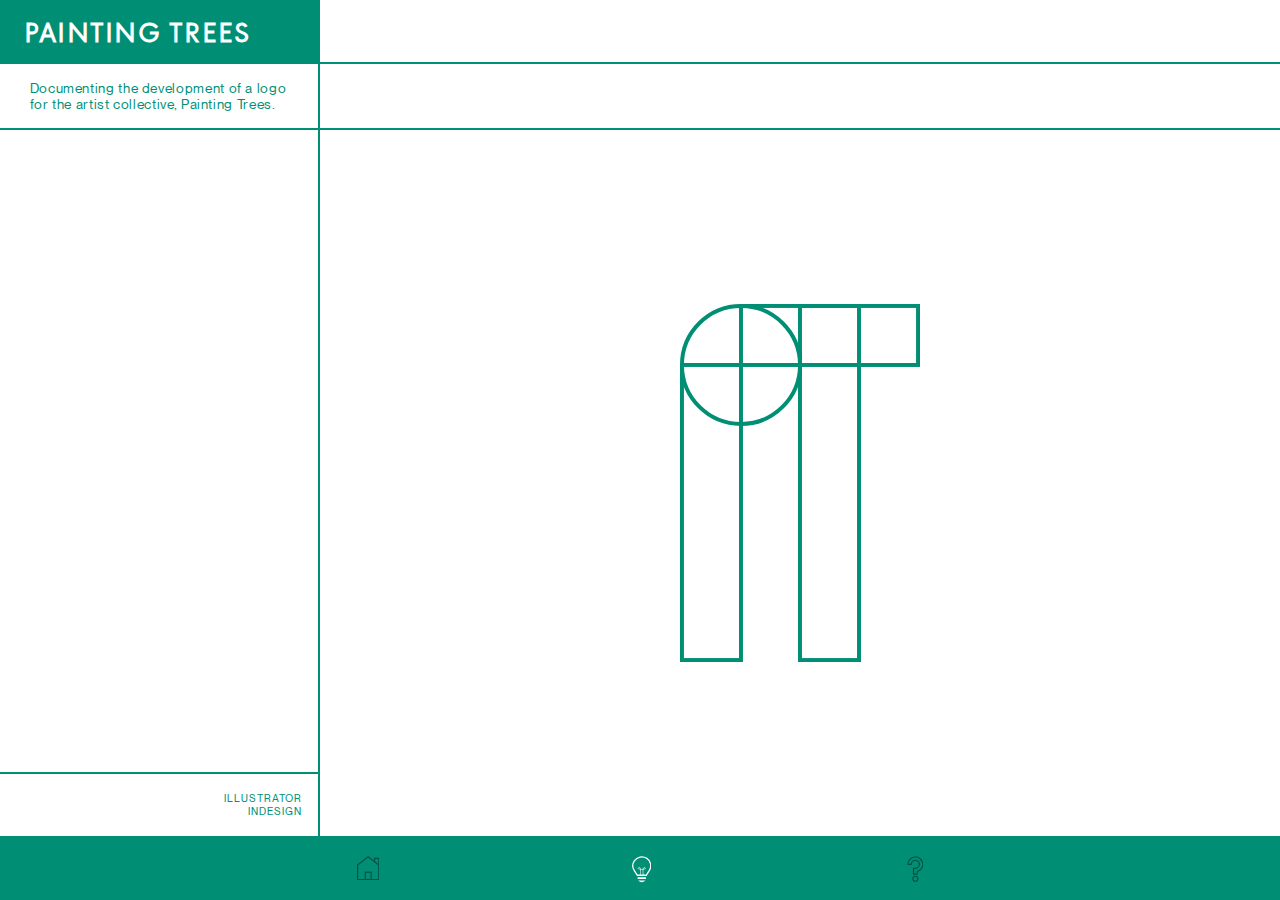
<file: html/paintingTrees.html>
<!DOCTYPE html>
<html lang="en">
<head>
    <meta charset="UTF-8">
    <meta http-equiv="X-UA-Compatible" content="IE=edge">
    <meta name="viewport" content="width=device-width, initial-scale=1.0">
    <title>Portfolio</title>
    <link rel="stylesheet" href="/css/paintingTrees.css">
    <link rel="icon" href="/content/bulb.svg">
</head>
<body>

    <!--NAV-->
    <nav>
        <li>
            <a href="/index.html">
                <svg class="logo homeLogoSVG" xmlns="http://www.w3.org/2000/svg" viewBox="0 0 37.6822 40.62255">
                    <polyline class="homeLogo" points="36.682 16.174 36.682 3.94 29.546 3.94 29.546 9.637" fill="none" stroke="#005243" stroke-miterlimit="10" stroke-width="2"/>
                    <rect class="homeLogo" x="13.92715" y="27.38865" width="9.8279" height="12.23389" fill="none" stroke="#005243" stroke-miterlimit="10" stroke-width="2"/>
                    <polygon class="homeLogo" points="36.682 39.623 36.682 15.216 18.841 1.269 1 15.216 1 39.623 36.682 39.623" fill="none" stroke="#005243" stroke-miterlimit="10" stroke-width="2"/>
                </svg>
            </a>
        </li>

        <li>
            <a href="/html/projects.html">
                <svg class="logo projectLogoSVG" xmlns="http://www.w3.org/2000/svg" viewBox="-5 -5 34.98168 47.53012">
                    <polygon class="projectLogoFull" points="8.363 32.883 8.686 35.559 21.367 35.559 21.639 32.883 8.363 32.883" fill="#005243"/>
                    <path class="projectLogoFull" d="M100.01984 119.76506c2.54813 0 4.765-.99376 5.5804-2.37824H94.43945c.81542 1.38443 3.03227 2.37824 5.58039 2.37824Z" transform="translate(-85.00916 -79.23494)" fill="#005243"/>
                    <path class="projectLogo" d="M26.65436 22.56236a13.83109 13.83109 0 0 0-3.93987-19.25151 14.05115 14.05115 0 0 0-19.38871 3.912 13.80923 13.80923 0 0 0 0 15.33952l4.73642 7.20878h13.884l4.65864-7.08244Z" fill="none" stroke="#005243" stroke-miterlimit="10" stroke-width="2"/>
                    <path class="projectLogo" d="M97.70172 109.00608s1.84507-15.51-2.74288-11.80569 14.60511 3.22359 10.08078 0-2.8277 11.80569-2.8277 11.80569" transform="translate(-85.00916 -79.23494)" fill="none" stroke="#005243" stroke-miterlimit="10"/>
                </svg>  
            </a>
        </li>

        <li>
            <a href="/html/about.html">
                <svg class="logo aboutLogoSVG" xmlns="http://www.w3.org/2000/svg" viewBox="-10 -10 35.61319 58.81031">
                    <path class="aboutLogo" d="M12.80654 19.21931a6.41271 6.41271 0 1 0-6.41267-6.41275H1a11.8066 11.8066 0 1 1 14.75725 11.43489l-.014 4.08747H9.86996v-9.10961Z" fill="none" stroke="#005243" stroke-miterlimit="10" stroke-width="1.8"/>
                    <circle class="aboutLogo" cx="12.80659" cy="35.8101" r="4.00021" fill="none" stroke="#005243" stroke-miterlimit="10" stroke-width="1.8"/>
                </svg>
            </a>
        </li>
    </nav>

    <!--MAIN-->
    <main>

        <!--PT-->
        <div class="container paintingTreesContainer">
            <div class="innerContainer">
                <div class="title">
                    <h1>PAINTING TREES</h1>
                </div>
                
                <div class="description">
                    <p>
                      Documenting the development of a logo for the artist collective, Painting Trees.                      </p>
                </div>
        
                <svg class="graphic" xmlns="http://www.w3.org/2000/svg" viewBox="0 0 121.77529 181.66266">
                    <rect x="1.00004" y="30.94395" width="29.94381" height="149.71871" fill="none" stroke="#008f74" stroke-miterlimit="10" stroke-width="2"/>
                    <rect x="60.88731" y="1.00014" width="29.94418" height="179.66252" fill="none" stroke="#008f74" stroke-miterlimit="10" stroke-width="2"/>
                    <rect x="30.94385" y="1.00014" width="89.83144" height="29.94381" fill="none" stroke="#008f74" stroke-miterlimit="10" stroke-width="2"/>
                    <path d="M30.94382 60.88762A29.94381 29.94381 0 1 0 1 30.94381a29.94385 29.94385 0 0 0 29.94382 29.94381" fill="none" stroke="#008f74" stroke-miterlimit="10" stroke-width="2"/>
                </svg>

                <div class="tools">
                  <p>ILLUSTRATOR <br> INDESIGN</p>
              </div>
                  
                <div class="subDescription"></div>
                <div class="line1"></div>
                <div class="line2"></div>
                <div class="line3"></div>
                <div class="line4"></div>
            </div>
        </div>

        <!--CAMERA-->
        <div class="container cameraContainer">
            <div class="innerContainer">
                <div class="title">
                    <h1>CAMERA OBSCURA</h1>
                </div>
                
                <div class="description">
                    <p>
                      Central to any artistic practice is the ability to capture the experience of life through media. 
                      From this, a parallel was drawn between the practice of capturing life and the process of capturing an image.               
                    </p>
                </div>
        
             <div class="graphic">
                 <img src="/content/paintingTrees/Obscura2.jpeg">
             </div>
                    
                <div class="subDescription"></div>
                <div class="line1"></div>
                <div class="line2"></div>
                <div class="line3"></div>
                <div class="line4"></div>
            </div>
        </div>

        <!--ABSTRACTION-->
        <div class="container abstractionContainer">
            <div class="innerContainer">
                <div class="title">
                    <h1>ABSTRACTION</h1>
                </div>
                
                <div class="description">
                    <p>
                      The goal was to develop a logo that could accommodate for changes in colour and form while retaining its identity. 
                    </p>
                </div>
        
                <svg class="graphic" xmlns="http://www.w3.org/2000/svg" viewBox="0 0 546.28268 545.46337">
                    <defs>
                      <clipPath transform="translate(-227.06745 -227.29029)">
                        <rect x="227.06815" y="227.29035" width="546.28198" height="545.46301" fill="none"/>
                      </clipPath>
                    </defs>
                    <g clip-path="url(#clip-path)">
                      <path d="M256.91845 271.23075a15.6601 15.6601 0 0 1-14.193 9.036c-.23 0-.46-.005-.688-.015v32.892l51.581-25.396v-.185Z" transform="translate(-227.06745 -227.29029)" fill="#de8a8a"/>
                      <path d="M242.72585 248.95094a15.65807 15.65807 0 0 0-.688 31.301V264.609l14.881 6.622a15.66539 15.66539 0 0 0-14.193-22.28" transform="translate(-227.06745 -227.29029)" fill="#de7373"/>
                      <path d="M242.03785 264.60877v15.643q.342.015.688.015a15.6601 15.6601 0 0 0 14.193-9.036Z" transform="translate(-227.06745 -227.29029)" fill="#d13d3d"/>
                      <path d="M336.16065 269.68458h-42.542v17.878l.198.088 29.069-14.312v17.617a9.31765 9.31765 0 1 1-8.633 5.789l-20.436-9.094-.198.098v24.478h42.542Z" transform="translate(-227.06745 -227.29029)" fill="#edbaba"/>
                      <path d="m322.88545 273.33848-29.069 14.312 20.437 9.094a9.3295 9.3295 0 0 1 8.632-5.789Zm-29.267 14.224v.186l.198-.098Z" transform="translate(-227.06745 -227.29029)" fill="#d66666"/>
                      <path d="M322.88575 290.95558v9.631l-8.633-3.842a9.32884 9.32884 0 1 0 8.633-5.789" transform="translate(-227.06745 -227.29029)" fill="#cc6b6b"/>
                      <path d="M322.88575 290.95558a9.33042 9.33042 0 0 0-8.633 5.789l8.633 3.842Z" transform="translate(-227.06745 -227.29029)" fill="#bf3838"/>
                      <path d="M540.70914 418.20237h-83.46v136.204h83.46Zm-83.459 28.824a27.9865 27.9865 0 1 1 27.986 27.987q-.37349 0-.746-.01v79.403h-27.24Zm55.973 0h27.24v107.38h-27.24Z" transform="translate(-227.06745 -227.29029)" fill="#e3b5b5"/>
                    </g>
                    <rect x="286.1557" y="219.73608" width="27.23999" height="107.38" fill="#d67d7d"/>
                    <g clip-path="url(#clip-path)">
                      <path d="M457.24974 447.02656v107.38h27.24v-79.403a27.98747 27.98747 0 0 1-27.24-27.977" transform="translate(-227.06745 -227.29029)" fill="#d67d7d"/>
                      <path d="M485.23664 419.04057a27.9859 27.9859 0 0 0-27.987 27.986h27.24v27.977c.249.007.497.01.747.01a27.98651 27.98651 0 0 0 0-55.973" transform="translate(-227.06745 -227.29029)" fill="#d16161"/>
                      <path d="M484.48975 447.02656h-27.24a27.98747 27.98747 0 0 0 27.24 27.977Z" transform="translate(-227.06745 -227.29029)" fill="#c94242"/>
                    </g>
                    <polyline points="440.011 53.307 440.011 53.307 440.011 109.092 529.028 109.092 470.419 109.092 470.419 75.436 440.012 86.839 440.012 53.307" fill="#ebb0b0"/>
                    <path d="M756.09568 280.59788h-.402l.402.15Zm0 .15-58.61 21.979v33.656h58.61Z" transform="translate(-227.06745 -227.29029)" fill="#db7878"/>
                    <g clip-path="url(#clip-path)">
                      <path d="M667.07926 255.04469v25.553h88.615l-48.045-18.017a22.56067 22.56067 0 0 1-40.57-7.536" transform="translate(-227.06745 -227.29029)" fill="#de8a8a"/>
                    </g>
                    <polygon points="470.418 53.307 440.01 53.307 440.011 86.839 470.418 75.436 470.418 53.307" fill="#d45e5e"/>
                    <polygon points="528.627 53.307 470.419 53.307 470.419 75.436 529.029 53.457 528.627 53.307" fill="#cc4040"/>
                    <g clip-path="url(#clip-path)">
                      <path d="M689.03165 227.29029a22.57161 22.57161 0 0 0-21.952 27.754v-7.677l40.57 15.214a22.55823 22.55823 0 0 0-18.618-35.291" transform="translate(-227.06745 -227.29029)" fill="#de8a8a"/>
                      <path d="M667.07926 247.36726v7.677a22.56049 22.56049 0 0 0 40.57 7.537Z" transform="translate(-227.06745 -227.29029)" fill="#cf4a4a"/>
                      <path d="M529.33014 664.57987h-27.689a28.19479 28.19479 0 0 1-28.194 28.194v79.979h-27.442 55.636v-108.173h27.441v108.173h.248Z" transform="translate(-227.06745 -227.29029)" fill="#ebb0b0"/>
                    </g>
                    <rect x="274.5737" y="437.28907" width="27.44101" height="108.174" fill="#db7878"/>
                    <g clip-path="url(#clip-path)">
                      <path d="M555.16776 636.38757h-81.721a28.19309 28.19309 0 0 1 28.194 28.192h53.527Z" transform="translate(-227.06745 -227.29029)" fill="#ebb0b0"/>
                      <path d="M446.00515 671.07546v101.678h27.442v-79.98a28.20386 28.20386 0 0 1-27.442-21.698" transform="translate(-227.06745 -227.29029)" fill="#db7878"/>
                      <path d="M473.44684 636.38757a28.217 28.217 0 0 0-27.442 34.688v-6.496h27.442Z" transform="translate(-227.06745 -227.29029)" fill="#de8a8a"/>
                      <path d="M501.64066 664.57987h-28.194v28.194a28.19416 28.19416 0 0 0 28.194-28.194M473.44684 636.38757v28.192h28.194a28.19309 28.19309 0 0 0-28.194-28.192" transform="translate(-227.06745 -227.29029)" fill="#d45e5e"/>
                      <path d="M473.44684 664.57987h-27.442v6.496a28.205 28.205 0 0 0 27.442 21.698Z" transform="translate(-227.06745 -227.29029)" fill="#cc4040"/>
                    </g>
                    <rect x="492.75671" y="437.29108" width="27.44199" height="108.172" fill="#ebb0b0"/>
                    <g clip-path="url(#clip-path)">
                      <path d="M773.35013 636.38757h-81.719a28.1935 28.1935 0 0 1 28.194 28.194h53.525ZM664.18946 671.07107v101.682h27.442v-79.978a28.20361 28.20361 0 0 1-27.442-21.704" transform="translate(-227.06745 -227.29029)" fill="#ebb0b0"/>
                      <path d="M691.63172 636.38748a28.21721 28.21721 0 0 0-27.442 34.684v-6.49h27.442Zm28.193 28.194h-28.193v28.193a28.19309 28.19309 0 0 0 28.193-28.193" transform="translate(-227.06745 -227.29029)" fill="#de8a8a"/>
                      <path d="M691.63135 636.38757v28.194h28.193a28.19266 28.19266 0 0 0-28.193-28.194M691.63135 664.58147h-27.442v6.49a28.20276 28.20276 0 0 0 27.442 21.703Z" transform="translate(-227.06745 -227.29029)" fill="#d45e5e"/>
                    </g>
                    <path d="M227.79945 552.83508Zm26.725-67.908v67.908h10.291v-67.908Z" transform="translate(-227.06745 -227.29029)" fill="#ebb0b0"/>
                    <rect x="37.7477" y="257.63708" width="71.345" height="67.90799" fill="#db7878"/>
                    <g clip-path="url(#clip-path)">
                      <path d="M227.79985 453.81327v31.114h26.725v-9.98a27.466 27.466 0 0 1-26.725-21.134" transform="translate(-227.06745 -227.29029)" fill="#ebb0b0"/>
                    </g>
                    <rect x=".7327" y="257.63608" width="26.725" height="67.90799" fill="#db7878"/>
                    <g clip-path="url(#clip-path)">
                      <path d="M254.52445 420.03385a27.47876 27.47876 0 0 0-26.725 33.779v-6.322h26.725v27.456a27.45652 27.45652 0 0 0 0-54.913" transform="translate(-227.06745 -227.29029)" fill="#de8a8a"/>
                      <path d="M254.52445 447.49037h-26.725v6.323a27.46883 27.46883 0 0 0 26.725 21.134Z" transform="translate(-227.06745 -227.29029)" fill="#d45e5e"/>
                      <path d="M751.498 466.50855h-22.542a22.95034 22.95034 0 0 1-22.951 22.951v65.109h-22.339v-82.776a23.0007 23.0007 0 0 1-.611-5.284h-19.617v88.06h65.518v-88.06h22.34v88.06h.202Z" transform="translate(-227.06745 -227.29029)" fill="#ebb0b0"/>
                    </g>
                    <rect x="501.88873" y="239.21808" width="22.34" height="88.06" fill="#db7878"/>
                    <g clip-path="url(#clip-path)">
                      <path d="M772.53122 443.558h-66.526a22.95036 22.95036 0 0 1 22.951 22.951h43.575Z" transform="translate(-227.06745 -227.29029)" fill="#ebb0b0"/>
                      <path d="M683.66626 471.79276v82.775h22.339v-65.108a22.9608 22.9608 0 0 1-22.339-17.667" transform="translate(-227.06745 -227.29029)" fill="#db7878"/>
                      <path d="M706.00544 443.558a22.951 22.951 0 0 0-22.951 22.951h22.951Z" transform="translate(-227.06745 -227.29029)" fill="#de8a8a"/>
                      <path d="M728.95624 466.50855h-22.951v22.951a22.951 22.951 0 0 0 22.951-22.951m-45.29 0h-.612a23.00092 23.00092 0 0 0 .612 5.284Z" transform="translate(-227.06745 -227.29029)" fill="#d45e5e"/>
                      <path d="M706.00544 443.558v22.951h22.951a22.95036 22.95036 0 0 0-22.951-22.951" transform="translate(-227.06745 -227.29029)" fill="#d45e5e"/>
                      <path d="M706.00544 466.50855h-22.339v5.284a22.96082 22.96082 0 0 0 22.339 17.667Z" transform="translate(-227.06745 -227.29029)" fill="#cc4040"/>
                      <path d="M336.98075 664.58067h-53.527a28.19244 28.19244 0 0 1-28.193 28.193v79.98h-27.441 55.634v-108.173h27.442v108.173h26.085Z" transform="translate(-227.06745 -227.29029)" fill="#ebb0b0"/>
                    </g>
                    <rect x="56.3867" y="437.29008" width="27.442" height="108.173" fill="#db7878"/>
                    <g clip-path="url(#clip-path)">
                      <path d="M336.98075 636.38757h-81.72a28.19244 28.19244 0 0 1 28.193 28.193h53.527Z" transform="translate(-227.06745 -227.29029)" fill="#ebb0b0"/>
                      <path d="M227.81985 671.07757v101.676h27.441v-79.98a28.20461 28.20461 0 0 1-27.441-21.696" transform="translate(-227.06745 -227.29029)" fill="#db7878"/>
                      <path d="M255.26055 636.38757a28.21883 28.21883 0 0 0-27.441 34.69v-6.497h27.441Z" transform="translate(-227.06745 -227.29029)" fill="#de8a8a"/>
                      <path d="M283.45385 664.58067h-28.193v28.193a28.19244 28.19244 0 0 0 28.193-28.193M255.26055 636.38757v28.193h28.193a28.19244 28.19244 0 0 0-28.193-28.193" transform="translate(-227.06745 -227.29029)" fill="#d45e5e"/>
                      <path d="M255.26055 664.58067h-27.441v6.497a28.20461 28.20461 0 0 0 27.441 21.696Z" transform="translate(-227.06745 -227.29029)" fill="#cc4040"/>
                      <path d="M554.45075 227.29029h-109.093v54.018l72.437-27.042v35.78a18.36237 18.36237 0 1 1-17.225 11.95l-55.212-20.611v54.998h109.093Z" transform="translate(-227.06745 -227.29029)" fill="#ebb0b0"/>
                    </g>
                    <polygon points="218.186 54.056 218.29 54.096 218.29 54.017 218.186 54.056" fill="#de8a8a"/>
                    <g clip-path="url(#clip-path)">
                      <path d="m517.79425 254.26588-72.437 27.042v.078l55.213 20.611a18.38723 18.38723 0 0 1 17.224-11.95Z" transform="translate(-227.06745 -227.29029)" fill="#d45e5e"/>
                      <path d="M517.79425 290.04646v18.38l-17.224-6.43a18.3832 18.3832 0 1 0 17.224-11.95" transform="translate(-227.06745 -227.29029)" fill="#d45e5e"/>
                      <path d="M517.79425 290.04646a18.38722 18.38722 0 0 0-17.224 11.95l17.224 6.43Z" transform="translate(-227.06745 -227.29029)" fill="#c73333"/>
                    </g>
                  </svg>
                    
                <div class="subDescription"></div>
                <div class="line1"></div>
                <div class="line2"></div>
                <div class="line3"></div>
                <div class="line4"></div>
            </div>
        </div>

        <!--COLOUR-->
        <div class="container colourContainer">
            <div class="innerContainer">
                <div class="title">
                    <h1>COLOUR</h1>
                </div>
                
                <div class="description">
                    <p>
                      Painting Trees were trying to arrive at a brand aesthetic that was both, “playful and sophisticated”. Though there were many colour combinations that were “playful”, the trick was to identify a colour scheme that could translate at scale across digital and print.                
                    </p>
                </div>
        
                <svg class="graphic" xmlns="http://www.w3.org/2000/svg" viewBox="0 0 1818.27845 1002.85706">
                    <defs>
                      <clipPath id="clip-path" transform="translate(-585.60664 -993.31756)">
                        <rect x="585.60714" y="993.31762" width="1818.27795" height="1002.85699" fill="none"/>
                      </clipPath>
                    </defs>
                    <rect x="1663.99244" y="810.00105" width="38.57104" height="192.856" fill="#6b9494"/>
                    <rect x="1741.13551" y="771.42805" width="38.57104" height="231.429" fill="#476161"/>
                    <rect x="1702.56349" y="771.42905" width="115.71497" height="38.57201" fill="#6b9494"/>
                    <g clip-path="url(#clip-path)">
                      <path d="M2288.17037 1841.889a38.5715 38.5715 0 1 0-38.571-38.571 38.57206 38.57206 0 0 0 38.571 38.571" transform="translate(-585.60664 -993.31756)" fill="#87baba"/>
                    </g>
                    <rect x="1331.19447" y="810.00105" width="38.57104" height="192.856" fill="#6b9494"/>
                    <rect x="1408.33656" y="771.42805" width="38.57104" height="231.429" fill="#93c2c2"/>
                    <rect x="1369.76551" y="771.42807" width="115.71497" height="38.57199" fill="#6b9494"/>
                    <g clip-path="url(#clip-path)">
                      <path d="M1955.372 1841.889a38.5715 38.5715 0 1 0-38.571-38.571 38.57206 38.57206 0 0 0 38.571 38.571" transform="translate(-585.60664 -993.31756)" fill="#384d4d"/>
                    </g>
                    <rect x="998.39552" y="810.00105" width="38.57104" height="192.856" fill="#6b9494"/>
                    <rect x="1075.53846" y="771.42805" width="38.57202" height="231.429" fill="#93c2c2"/>
                    <rect x="1036.96754" y="771.42807" width="115.71497" height="38.57199" fill="#6b9494"/>
                    <g clip-path="url(#clip-path)">
                      <path d="M1622.57369 1841.889a38.5715 38.5715 0 1 0-38.571-38.571 38.57206 38.57206 0 0 0 38.571 38.571" transform="translate(-585.60664 -993.31756)" fill="#93c2c2"/>
                    </g>
                    <rect x="665.59748" y="810.00105" width="38.57098" height="192.856" fill="#93c2c2"/>
                    <rect x="742.73951" y="771.42805" width="38.57202" height="231.429" fill="#93c2c2"/>
                    <rect x="704.16853" y="771.42807" width="115.71399" height="38.57199" fill="#6b9494"/>
                    <g clip-path="url(#clip-path)">
                      <path d="M1289.77541 1841.889a38.5715 38.5715 0 1 0-38.571-38.571 38.57207 38.57207 0 0 0 38.571 38.571" transform="translate(-585.60664 -993.31756)" fill="#fcb500"/>
                    </g>
                    <rect x="332.7985" y="810.00105" width="38.57101" height="192.856" fill="#6b9494"/>
                    <rect x="409.94151" y="771.42805" width="38.57199" height="231.429" fill="#6b9494"/>
                    <rect x="371.37049" y="771.42807" width="115.71399" height="38.57199" fill="#93c2c2"/>
                    <g clip-path="url(#clip-path)">
                      <path d="M956.977 1841.889a38.5715 38.5715 0 1 0-38.572-38.571 38.57208 38.57208 0 0 0 38.572 38.571" transform="translate(-585.60664 -993.31756)" fill="#fcb500"/>
                    </g>
                    <rect x=".0005" y="810.00105" width="38.571" height="192.856" fill="#93c2c2"/>
                    <rect x="77.1435" y="771.42805" width="38.572" height="231.429" fill="#93c2c2"/>
                    <rect x="38.5725" y="771.42807" width="115.714" height="38.57199" fill="#93c2c2"/>
                    <g clip-path="url(#clip-path)">
                      <path d="M624.17864 1841.889a38.5715 38.5715 0 1 0-38.572-38.571 38.57206 38.57206 0 0 0 38.572 38.571" transform="translate(-585.60664 -993.31756)" fill="#fcb500"/>
                    </g>
                    <rect x="1663.99244" y="424.28607" width="38.57104" height="192.85699" fill="#ff8700"/>
                    <rect x="1741.13453" y="385.71509" width="38.57202" height="231.42798" fill="#99b09c"/>
                    <rect x="1702.56349" y="385.71509" width="115.71497" height="38.57098" fill="#93c2c2"/>
                    <g clip-path="url(#clip-path)">
                      <path d="M2288.17037 1456.17461a38.57147 38.57147 0 1 0-38.571-38.571 38.57205 38.57205 0 0 0 38.571 38.571" transform="translate(-585.60664 -993.31756)" fill="#457063"/>
                    </g>
                    <rect x="1663.99244" y="38.57208" width="38.57104" height="192.85699" fill="#949494"/>
                    <rect x="1741.13551" y=".00006" width="38.57104" height="231.42798" fill="#949494"/>
                    <rect x="1702.56349" y=".0011" width="115.71497" height="38.57098" fill="#93c2c2"/>
                    <g clip-path="url(#clip-path)">
                      <path d="M2288.17037 1070.4605a38.57147 38.57147 0 1 0-38.571-38.571 38.57205 38.57205 0 0 0 38.571 38.571" transform="translate(-585.60664 -993.31756)" fill="#b2b2b2"/>
                    </g>
                    <rect x="1331.19447" y="38.57208" width="38.57104" height="192.85699" fill="#949494"/>
                    <rect x="1408.33656" y=".00006" width="38.57104" height="231.42798" fill="#949494"/>
                    <rect x="1369.76551" y=".0011" width="115.71497" height="38.57098" fill="#b2b2b2"/>
                    <g clip-path="url(#clip-path)">
                      <path d="M1955.372 1070.4605a38.57147 38.57147 0 1 0-38.571-38.571 38.57205 38.57205 0 0 0 38.571 38.571" transform="translate(-585.60664 -993.31756)" fill="#616161"/>
                    </g>
                    <rect x="998.39552" y="38.57208" width="38.57104" height="192.85699" fill="#949494"/>
                    <rect x="1075.53846" y=".00006" width="38.57202" height="231.42798" fill="#b2b2b2"/>
                    <rect x="1036.96644" y=".0011" width="115.71497" height="38.57098" fill="#616161"/>
                    <g clip-path="url(#clip-path)">
                      <path d="M1622.57369 1070.4605a38.57147 38.57147 0 1 0-38.571-38.571 38.57205 38.57205 0 0 0 38.571 38.571" transform="translate(-585.60664 -993.31756)" fill="#b2b2b2"/>
                    </g>
                    <rect x="665.59748" y="38.57208" width="38.57098" height="192.85699" fill="#616161"/>
                    <rect x="742.73951" y=".00006" width="38.57202" height="231.42798" fill="#b2b2b2"/>
                    <rect x="704.16853" y=".0011" width="115.71503" height="38.57098" fill="#949494"/>
                    <g clip-path="url(#clip-path)">
                      <path d="M1289.77541 1070.4605a38.57147 38.57147 0 1 0-38.571-38.571 38.57206 38.57206 0 0 0 38.571 38.571" transform="translate(-585.60664 -993.31756)" fill="#b2b2b2"/>
                    </g>
                    <rect x="332.7985" y="38.57208" width="38.57101" height="192.85699" fill="#616161"/>
                    <rect x="409.94151" y=".00006" width="38.57199" height="231.42798" fill="#616161"/>
                    <rect x="371.37049" y=".0011" width="115.715" height="38.57098" fill="#949494"/>
                    <g clip-path="url(#clip-path)">
                      <path d="M956.977 1070.4605a38.57147 38.57147 0 1 0-38.572-38.571 38.57207 38.57207 0 0 0 38.572 38.571" transform="translate(-585.60664 -993.31756)" fill="#b2b2b2"/>
                    </g>
                    <rect x=".0005" y="38.57104" width="38.571" height="192.85699" fill="#949494"/>
                    <rect x="77.1435" y=".00006" width="38.572" height="231.42798" fill="#616161"/>
                    <rect x="38.5715" y=".0011" width="115.715" height="38.57098" fill="#949494"/>
                    <g clip-path="url(#clip-path)">
                      <path d="M624.17864 1070.4605a38.57147 38.57147 0 1 0-38.572-38.571 38.57205 38.57205 0 0 0 38.572 38.571" transform="translate(-585.60664 -993.31756)" fill="#b2b2b2"/>
                    </g>
                    <rect x="1331.19447" y="424.28607" width="38.57104" height="192.85699" fill="#ff8700"/>
                    <rect x="1408.33656" y="385.71509" width="38.57202" height="231.42798" fill="#99b09c"/>
                    <rect x="1369.76551" y="385.71405" width="115.71497" height="38.57202" fill="#f7e5a8"/>
                    <g clip-path="url(#clip-path)">
                      <path d="M1955.372 1456.17461a38.57147 38.57147 0 1 0-38.571-38.571 38.57205 38.57205 0 0 0 38.571 38.571" transform="translate(-585.60664 -993.31756)" fill="#457063"/>
                    </g>
                    <rect x="998.39552" y="424.28607" width="38.57104" height="192.85699" fill="#ffba00"/>
                    <rect x="1075.53846" y="385.71509" width="38.57202" height="231.42798" fill="#9ca6b2"/>
                    <rect x="1036.96754" y="385.71405" width="115.71497" height="38.57202" fill="#9ed4bf"/>
                    <g clip-path="url(#clip-path)">
                      <path d="M1622.57369 1456.17461a38.57147 38.57147 0 1 0-38.571-38.571 38.57205 38.57205 0 0 0 38.571 38.571" transform="translate(-585.60664 -993.31756)" fill="#ff635c"/>
                    </g>
                    <rect x="665.59748" y="424.28607" width="38.57098" height="192.85699" fill="#ded9c2"/>
                    <rect x="742.73951" y="385.71509" width="38.57202" height="231.42798" fill="#9ca6b2"/>
                    <rect x="704.16853" y="385.71405" width="115.71399" height="38.57202" fill="#9ed4bf"/>
                    <g clip-path="url(#clip-path)">
                      <path d="M1289.77541 1456.17461a38.57147 38.57147 0 1 0-38.571-38.571 38.57206 38.57206 0 0 0 38.571 38.571" transform="translate(-585.60664 -993.31756)" fill="#57706e"/>
                    </g>
                    <rect x="332.7985" y="424.28607" width="38.57101" height="192.85699" fill="#ff9400"/>
                    <rect x="409.94151" y="385.71509" width="38.57199" height="231.42798" fill="#ffe559"/>
                    <rect x="371.37049" y="385.71405" width="115.71399" height="38.57202" fill="#d49980"/>
                    <g clip-path="url(#clip-path)">
                      <path d="M956.977 1456.17461a38.57147 38.57147 0 1 0-38.572-38.571 38.57207 38.57207 0 0 0 38.572 38.571" transform="translate(-585.60664 -993.31756)" fill="#ba6e00"/>
                    </g>
                    <rect x=".0005" y="424.28607" width="38.571" height="192.85699" fill="#ff9400"/>
                    <rect x="77.1435" y="385.71509" width="38.572" height="231.42798" fill="#ffd15e"/>
                    <rect x="38.5725" y="385.71405" width="115.714" height="38.57202" fill="#8f9c80"/>
                    <g clip-path="url(#clip-path)">
                      <path d="M624.17864 1456.17461a38.57147 38.57147 0 1 0-38.572-38.571 38.57205 38.57205 0 0 0 38.572 38.571" transform="translate(-585.60664 -993.31756)" fill="#f60"/>
                    </g>
                  </svg>
  
                <div class="subDescription"></div>
                <div class="line1"></div>
                <div class="line2"></div>
                <div class="line3"></div>
                <div class="line4"></div>
            </div>
        </div>

        <!--LOGO-->
        <div class="container logoContainer">
            <div class="innerContainer">
                <div class="title">
                    <h1>LOGO</h1>
                </div>
                
                <div class="description">
                    <p>
                      The result was a logo that spoke to the ethos of Painting Trees and could adapt to suit the aesthetic of individual projects without losing its identity.                     
                    </p>
                </div>
                  
                  <svg class="graphic" xmlns="http://www.w3.org/2000/svg" viewBox="0 0 386.70634 580.05863">
                    <rect x=".00012" y="96.677" width="96.67656" height="483.38163" fill="#ffbd2e"/>
                    <rect x="193.35208" y=".00046" width="96.67772" height="580.05817" fill="#9da6b5"/>
                    <rect x="96.67667" y=".00046" width="290.02967" height="96.67654" fill="#98d6bd"/>
                    <path d="M863.32339 443.3238a96.67656 96.67656 0 1 0-96.67656-96.67654 96.67669 96.67669 0 0 0 96.67656 96.67654" transform="translate(-766.64683 -249.97069)" fill="#ff665e"/>
                  </svg>
                  
                <div class="subDescription"></div>
                <div class="line1"></div>
                <div class="line2"></div>
                <div class="line3"></div>
                <div class="line4"></div>
            </div>
        </div>

    </main>

    <script src="/js/lottie.js"></script>
    <script src="https://cdnjs.cloudflare.com/ajax/libs/gsap/3.7.1/gsap.min.js"></script>
    <script src="/js/projects.js"></script>
    <script src="/js/insideOut.js"></script>

</body>
</html>
</file>
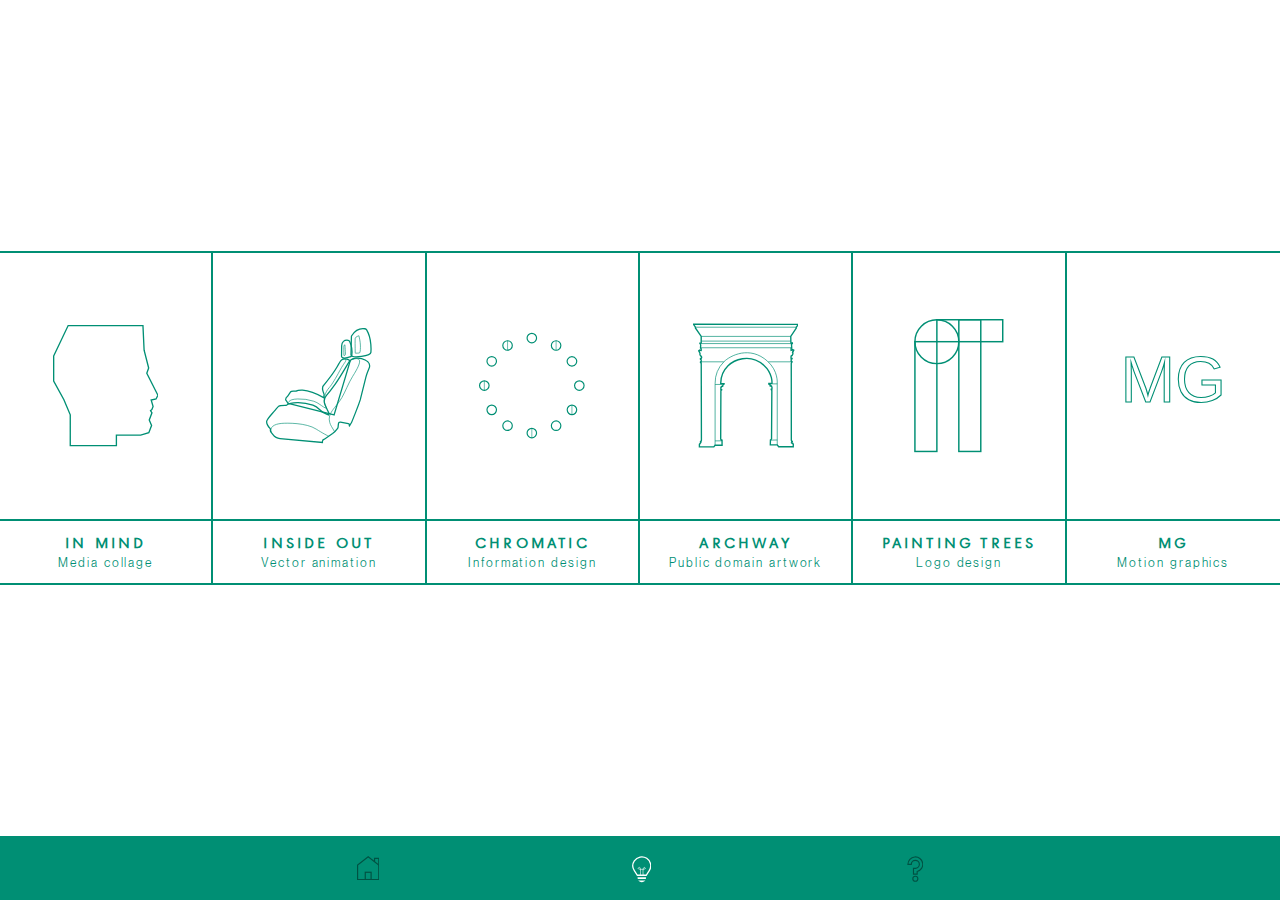
<file: html/projects.html>
<!DOCTYPE html>
<html lang="en">
<head>
    <meta charset="UTF-8">
    <meta http-equiv="X-UA-Compatible" content="IE=edge">
    <meta name="viewport" content="width=device-width, initial-scale=1.0">
    <title>Portfolio</title>
    <link rel="stylesheet" href="/css/projects.css">
    <link rel="icon" href="/content/bulb.svg">
</head>
<body>

      <!--NAV-->
      <nav>
        <li>
            <a href="/index.html">
                <svg class="logo homeLogoSVG" xmlns="http://www.w3.org/2000/svg" viewBox="0 0 37.6822 40.62255">
                    <polyline class="homeLogo" points="36.682 16.174 36.682 3.94 29.546 3.94 29.546 9.637" fill="none" stroke="#005243" stroke-miterlimit="10" stroke-width="2"/>
                    <rect class="homeLogo" x="13.92715" y="27.38865" width="9.8279" height="12.23389" fill="none" stroke="#005243" stroke-miterlimit="10" stroke-width="2"/>
                    <polygon class="homeLogo" points="36.682 39.623 36.682 15.216 18.841 1.269 1 15.216 1 39.623 36.682 39.623" fill="none" stroke="#005243" stroke-miterlimit="10" stroke-width="2"/>
                </svg>
            </a>
        </li>

        <li>
            <a href="/html/projects.html">
                <svg class="logo projectLogoSVG" xmlns="http://www.w3.org/2000/svg" viewBox="-5 -5 34.98168 47.53012">
                    <polygon class="projectLogoFull" points="8.363 32.883 8.686 35.559 21.367 35.559 21.639 32.883 8.363 32.883" fill="#005243"/>
                    <path class="projectLogoFull" d="M100.01984 119.76506c2.54813 0 4.765-.99376 5.5804-2.37824H94.43945c.81542 1.38443 3.03227 2.37824 5.58039 2.37824Z" transform="translate(-85.00916 -79.23494)" fill="#005243"/>
                    <path class="projectLogo" d="M26.65436 22.56236a13.83109 13.83109 0 0 0-3.93987-19.25151 14.05115 14.05115 0 0 0-19.38871 3.912 13.80923 13.80923 0 0 0 0 15.33952l4.73642 7.20878h13.884l4.65864-7.08244Z" fill="none" stroke="#005243" stroke-miterlimit="10" stroke-width="2"/>
                    <path class="projectLogo" d="M97.70172 109.00608s1.84507-15.51-2.74288-11.80569 14.60511 3.22359 10.08078 0-2.8277 11.80569-2.8277 11.80569" transform="translate(-85.00916 -79.23494)" fill="none" stroke="#005243" stroke-miterlimit="10"/>
                </svg>  
            </a>
        </li>

        <li>
            <a href="/html/about.html">
                <svg class="logo aboutLogoSVG" xmlns="http://www.w3.org/2000/svg" viewBox="-10 -10 35.61319 58.81031">
                    <path class="aboutLogo" d="M12.80654 19.21931a6.41271 6.41271 0 1 0-6.41267-6.41275H1a11.8066 11.8066 0 1 1 14.75725 11.43489l-.014 4.08747H9.86996v-9.10961Z" fill="none" stroke="#005243" stroke-miterlimit="10" stroke-width="1.8"/>
                    <circle class="aboutLogo" cx="12.80659" cy="35.8101" r="4.00021" fill="none" stroke="#005243" stroke-miterlimit="10" stroke-width="1.8"/>
                </svg>
            </a>
        </li>
    </nav>

    <!--MAIN-->
    <main>

        <!--IN MIND-->
        <div class="container inMindContainer">
            <a href="/html/inMind.html" class="innerContainer inMindInnerContainer">
                <svg class="graphic inMindGraphic" xmlns="http://www.w3.org/2000/svg" viewBox="0 0 157.65396 181.15779">
                    <polygon points="1 46.364 22.621 1 134.22 1 135.943 37.75 142.752 64.303 139.959 72.169 156.535 105.015 153.759 110.568 146.469 112.062 149.316 121.673 147.651 126.115 145.542 127.945 147.651 131.113 143.625 141.804 147.095 149.96 142.945 160.932 130.775 164.411 94.598 164.411 94.598 180.158 25.752 180.158 25.752 134.22 16.272 111.732 1 83.688 1 46.364" fill="none" stroke="#008f74" stroke-miterlimit="10" stroke-width="2"/>
                </svg>

                <div class="text inMindText">
                    <h1>IN MIND</h1>
                    <p>Media collage</p>
                </div>
            </a>
        </div>

        <!--INSIDE OUT-->
        <div class="container insideOutContainer">
            <a href="/html/insideOut.html" class="innerContainer insideOutInnerContainer">
                <svg class="graphic insideOutGraphic" xmlns="http://www.w3.org/2000/svg" viewBox="0 0 166.87232 181.93961">
                    <path class="fillPath" d="m107.5216 137.23065-70.75016-17.60087s-2.597.01806-2.83175-1.60007-3.10624-4.10313-2.94011-5.05668.85964-3.5 1.78429-3.97311.92465-.46233 5.77906-7.86314c0 0 1.39058-1.62174 5.55513-1.39058h3.25072s12.72476-8.09428 44.42653 10.6443c0 0-.69348-3.25072 0-5.324 0 0-4.62686-10.87185-.69348-14.57406 0 0 15.01111-18.38463 21.285-29.3793 6.14026-10.78878 6.9385-11.79651 10.87186-12.25883a12.31748 12.31748 0 0 1 9.716 3.00872Z" fill="none" stroke="#008f74" stroke-miterlimit="10" stroke-width="2"/>
                    <path d="M317.664 508.58881s-2.38026-6.89516 14.56324-7.35747a72.78937 72.78937 0 0 1 25.33035 3.61191 36.23483 36.23483 0 0 1 9.6727 5.13254c3.25072 2.39832 8.20987 5.63458 10.59013 6.23055 0 0-10.3048-16.77011 4.16454-32.86841 4.16455-4.62686 10.64071-15.49871 16.42339-26.367 4.33429-8.13764 8.7914-14.11175 9.25372-15.03639 2.03351-4.067-2.31164-3.93338-3.6986-3.70222" transform="translate(-282.10256 -389.15406)" fill="none" stroke="#008f74" stroke-miterlimit="10"/>
                    <path class="fillPath" d="m119.49869 28.05334-.18782 16.47755a2.5283 2.5283 0 0 0 1.16664 2.16714c1.55673.98966 5.15782 1.582 13.458-1.49172a2.38744 2.38744 0 0 0 1.54229-1.94682c.4298-3.55774.82714-13.33518-3.49992-22.2819a2.745 2.745 0 0 0-2.10935-1.53506c-1.9071-.24561-5.26979-.32147-7.55611 1.65786-1.63262 1.41227-2.77759 4.39572-2.81373 6.95295Z" fill="none" stroke="#008f74" stroke-miterlimit="10" stroke-width="2"/>
                    <path class="fillPath" d="M406.72656 415.57482a3.2259 3.2259 0 0 0-1.61813 1.85291c-.23115 1.15942 0 15.0364 0 15.0364s1.90348.41176 2.31163-.69349c.49845-1.35447-.6935-16.19582-.6935-16.19582Z" transform="translate(-282.10256 -389.15406)" fill="none" stroke="#008f74" stroke-miterlimit="10"/>
                    <path class="fillPath" d="M156.5822 50.54833a23.50993 23.50993 0 0 0-15.40482-2.79561c-4.69549.79462-8.27852 2.88953-10.47455 6.4617-5.13974 8.28212-13.77945 23.62193-21.67148 34.78273-5.53345 7.81618-10.4312 13.877-13.79389 17.832a13.56991 13.56991 0 0 0-2.30079 13.72527 144.95848 144.95848 0 0 0 6.57007 14.15871l-.69348 2.52834s-6.86264-2.97622-8.05818-3.61192c-3.93338-2.08046-8.79141-9.25372-16.65453-11.7965-13.68554-4.42821-33.80029-6.25945-42.56639.46234 0 0-9.62935-.10835-11.55812 1.15581-1.28946.84159-3.63358 4.08146-6.47977 7.40443-5.55874 6.50144-12.3347 13.411-12.49 16.88569-.23116 5.0892 6.01385 11.55813 6.01385 11.55813a6.68568 6.68568 0 0 0 1.14132 5.48649l2.84981 3.80336a14.98581 14.98581 0 0 0 11.15 6.23416l66.9396 6.0138-.05778-.70071a4.30178 4.30178 0 0 1 3.17848-4.504l12.95589-9.02982a36.95355 36.95355 0 0 0 7.9715-8.1882 3.85018 3.85018 0 0 0 .68986-1.8493l.52012-5.20116a2.83535 2.83535 0 0 1 3.10407-2.53833q.10272.01029.20443.02805l12.313 2.16714a2.04794 2.04794 0 0 1 1.68678 2.14187l-.11918 1.8782c-.02169 0 2.31525-3.70222 3.54331-5.73934.04334-.07224 11.71346-28.67137 13.72527-35.70016l8.972-36.00355a67.26962 67.26962 0 0 1 2.969-8.92143l2.21772-5.37092a9.15919 9.15919 0 0 0 .72239-3.323 8.28574 8.28574 0 0 0-2.78116-6.50144 27.44941 27.44941 0 0 0-4.33435-2.93283Z" fill="none" stroke="#008f74" stroke-miterlimit="10" stroke-width="2"/>
                    <path class="fillPath" d="m134.89992 13.65626-.67543 29.0759c2.77754 6.01383 30.99742 1.387 31.45976-4.16454 0 0 1.95044-21.20193-6.71092-35.57012a3.80336 3.80336 0 0 0-2.70893-1.806c-3.97311-.57429-13.72528-.59236-20.9491 11.01995a2.92566 2.92566 0 0 0-.41538 1.44481Z" fill="none" stroke="#008f74" stroke-miterlimit="10" stroke-width="2"/>
                    <path class="fillPath" d="M428.82065 401.34749s-5.32034 1.85291-5.77906 3.70221 0 23.83863 0 23.83863 6.47975.23116 7.17325-.6935 2.53557-12.04212-1.39419-26.84734Z" transform="translate(-282.10256 -389.15406)" fill="none" stroke="#008f74" stroke-miterlimit="10"/>
                    <path class="fillPath" d="M290.36517 554.14587c-2.52834-8.0979 3.471-13.1871 16.65814-14.34291 7.62474-.6682 38.64747-1.15582 54.36291 9.02978 9.37292 6.06439 19.66326 11.33419 19.66326 11.33419" transform="translate(-282.10256 -389.15406)" fill="none" stroke="#008f74" stroke-miterlimit="10"/>
                    <path class="fillPath" d="M417.36729 438.94029c20.12557-6.245 12.72476 8.79139 1.62174 26.60535-6.70012 10.74544-11.9446 24.81024-16.88931 33.30908-9.79912 16.85318-23.79167 24.19982-19.284 39.73105a25.81846 25.81846 0 0 0 2.74866 6.18359l4.97 8.22072" transform="translate(-282.10256 -389.15406)" fill="none" stroke="#008f74" stroke-miterlimit="10"/>
                </svg>

                <div class="text insideOutText">
                    <h1>INSIDE OUT</h1>
                    <p>Vector animation</p>
                </div>
            </a>
        </div>

        <!--CHROMATIC-->
        <div class="container chromaticContainer">
            <a href="/html/chromatic.html" class="innerContainer chromaticInnerContainer">
                <svg class="graphic chromaticGraphic" xmlns="http://www.w3.org/2000/svg" viewBox="0 0 181.67502 181.67466">
                    <path d="M90.83752 17.33415a8.16708 8.16708 0 1 0-8.16691-8.16725v.00035a8.16688 8.16688 0 0 0 8.16682 8.1669h.00009M132.58018 30.03829a8.16708 8.16708 0 0 0 0-16.33415M132.58018 13.70423a8.16708 8.16708 0 0 0 0 16.33416M159.80352 57.26169a8.16663 8.16663 0 1 0-.00054 0h.00054M172.50776 99.00434a8.16708 8.16708 0 1 0-8.1669-8.16725v.00036a8.16687 8.16687 0 0 0 8.16682 8.16689h.00008M159.80352 140.74688a8.16708 8.16708 0 0 0 0-16.33416M159.80352 124.41283a8.16708 8.16708 0 0 0 0 16.33415M132.58009 167.97031a8.1669 8.1669 0 1 0-8.16691-8.16688 8.16664 8.16664 0 0 0 8.16638 8.16688h.00053M90.83752 164.3405a8.16708 8.16708 0 0 0 0 16.33416M90.83752 180.67456a8.16708 8.16708 0 0 0 0-16.33416M49.09489 167.97031a8.16708 8.16708 0 1 0-8.16691-8.16724v.00036a8.1671 8.1671 0 0 0 8.16691 8.16688M21.87141 140.74678a8.1669 8.1669 0 1 0-8.1669-8.16691 8.16686 8.16686 0 0 0 8.16682 8.16689h.00008M9.16708 99.00434a8.16708 8.16708 0 0 0 0-16.33416M9.16708 82.67026a8.16708 8.16708 0 1 0 0 16.33415M21.87141 57.26169a8.1669 8.1669 0 1 0-8.1669-8.1669 8.16685 8.16685 0 0 0 8.1668 8.1669h.0001M49.09489 13.70425a8.16707 8.16707 0 0 0 0 16.33414M49.09489 30.03829a8.16708 8.16708 0 0 0 0-16.33416" fill="none" stroke="#008f74" stroke-miterlimit="10" stroke-width="2"/>
                    <line x1="132.58018" y1="13.70414" x2="132.58018" y2="30.03829" fill="none" stroke="#008f74" stroke-miterlimit="10"/>
                    <line x1="159.80352" y1="124.60979" x2="159.80352" y2="140.94394" fill="none" stroke="#008f74" stroke-miterlimit="10"/>
                    <line x1="90.83769" y1="164.3404" x2="90.83769" y2="180.67455" fill="none" stroke="#008f74" stroke-miterlimit="10"/>
                    <line x1="9.16708" y1="82.67026" x2="9.16708" y2="99.00441" fill="none" stroke="#008f74" stroke-miterlimit="10"/>
                    <line x1="49.09489" y1="13.74852" x2="49.09489" y2="30.08267" fill="none" stroke="#008f74" stroke-miterlimit="10"/>
                </svg>

                <div class="text chromaticText">
                    <h1>CHROMATIC</h1>
                    <p>Information design</p>
                </div>
            </a>
        </div>

          <!--ARCHWAY-->
          <div class="container archwayContainer">
            <a href="/html/archway.html" class="innerContainer archwayInnerContainer">
                
                <svg class="graphic archwayGraphic" xmlns="http://www.w3.org/2000/svg" viewBox="0 0 154.90035 181.81881">
                    <line x1="3.53547" y1="5.30572" x2="151.28119" y2="5.30572" fill="none" stroke="#008f74" stroke-miterlimit="10"/>
                    <line x1="12.02574" y1="18.78981" x2="143.31983" y2="18.78981" fill="none" stroke="#008f74" stroke-miterlimit="10"/>
                    <line x1="12.31243" y1="25.68451" x2="143.60652" y2="25.68451" fill="none" stroke="#008f74" stroke-miterlimit="10"/>
                    <line x1="10.81259" y1="29.302" x2="145.16375" y2="29.31696" fill="none" stroke="#008f74" stroke-miterlimit="10"/>
                    <line x1="11.76128" y1="35.43067" x2="143.05537" y2="35.43067" fill="none" stroke="#008f74" stroke-miterlimit="10"/>
                    <line x1="10.53517" y1="56.04893" x2="45.26659" y2="56.04893" fill="none" stroke="#008f74" stroke-miterlimit="10"/>
                    <line x1="110.29724" y1="56.04893" x2="145.02866" y2="56.04893" fill="none" stroke="#008f74" stroke-miterlimit="10"/>
                    <path d="M320.51379 476.83062a43.9127 43.9127 0 0 1 12.98186-31.75812c8.85164-8.96811 37.93725-24.17009 63.96116-.65706 15.79417 14.27032 14.07584 32.05015 14.07584 32.05015" transform="translate(-288.07408 -389.1649)" fill="none" stroke="#008f74" stroke-miterlimit="10" fill-rule="evenodd"/>
                    <line x1="32.4055" y1="178.42017" x2="32.4055" y2="87.66572" fill="none" stroke="#008f74" stroke-miterlimit="10"/>
                    <line x1="123.51345" y1="177.75754" x2="123.51345" y2="86.86285" fill="none" stroke="#008f74" stroke-miterlimit="10"/>
                    <line x1="110.51508" y1="88.38256" x2="123.30792" y2="88.38256" fill="none" stroke="#008f74" stroke-miterlimit="10"/>
                    <line x1="113.52407" y1="170.83003" x2="123.547" y2="170.68559" fill="none" stroke="#008f74" stroke-miterlimit="10"/>
                    <line x1="32.29517" y1="172.00059" x2="42.3181" y2="171.85615" fill="none" stroke="#008f74" stroke-miterlimit="10"/>
                    <line x1="32.4055" y1="89.23038" x2="45.19834" y2="89.23038" fill="none" stroke="#008f74" stroke-miterlimit="10"/>
                    <path class="fillPath" d="m123.51345 177.75753 2.1011 2.768 21.38675.045s.0251-3.07694.06013-3.67374c.04994-.85058-1.01313-.88589-1.01313-.88589s-.00594-.39346-.00045-.50671c-.846-.05818-1.43971-.15148-1.71966-.57463-.37877-.57255.64284-.75442.64286-.7546l-.00037-.44336s.559-.18017.63231-.50727c.1976-.88142-.94992-.94926-.94992-.94926s.00386-.5085-.06376-.57a1.29669 1.29669 0 0 1-.444-1.26643s-.03864-110.75739-.09548-111.85776c-.06223-1.20415.63148-1.45736.63148-1.45736l-.00037-.44338s.54861-.05106.63231-.50724c.09791-.53362-.50684-.75967-.50684-.75967l-.82257.00073s-.05083-2.0531-.06565-2.78689a1.11405 1.11405 0 0 1 .50531-1.01388c0 .00028.84928.34211.88573-.12745.1008-1.29816-1.5824-.75869-1.5825-.75872l-.00155-1.83684s.09365-1.78092.50473-1.71059c.572.09784.86755.16741 1.13855-.44437.06311-.48467.81464-1.64566 1.06746-2.48815a2.538 2.538 0 0 0-.56516-2.07273s.23183-.73718.632-.824c-.15232-1.04768.50552-.82385.50552-.82385s.05335-.30661.06288-.44343a1.362 1.362 0 0 0 .69515-1.014s-1.06466-.59483-1.58261-.88541a6.56369 6.56369 0 0 1-2.34018 1.14213l-.0663-3.547.94912-.00081-.32092-5.32025.2531-.00022s-.083-.83939.50521-1.14056c.18013-.09221.1894-.50686.1894-.50686l.31636-.00027-.00051-.59456-2.14719-.02681-.202-9.38429 8.08862-12.29482-.12725-.82332 2.59094-3.86592-.06386-.6967L1.0008 1.00078l.00048.57 2.53415 3.73488.00093 1.07678 8.48934 12.40731.0081 9.50093s-1.88908.05467-1.89816.065c-.08708.09862.00063.76007.00063.76007s.19836.09939.19.12653c-.0442.14256.12685.37993.12685.37993l.50651.37958a2.01514 2.01514 0 0 0 .06384.63337.822.822 0 0 1 .25362.63316l-.24917 4.56078.95 1.07594s.02562 2.79317.00238 2.78695a15.833 15.833 0 0 1-2.27863-.88482s-1.45661.95083-1.45445 1.01468c.01861.54978.69673.82282.69673.82282s.019.30985.06356.31666c.2144.03273.44328.443.44328.443a4.77929 4.77929 0 0 0 .064.82335c.373.183.8236 1.20275.8236 1.20275s-.302.35456-.18853 1.52031.66145 1.69388.71485 2.27968c.06512.71449 1.29953.62646 1.31241.63223.25157.11258.50787 1.96307.50787 1.96307s-.47891 1.51286-.82136 1.39419-.97164-.15928-1.07519.571.71137.6498.84972.67156c.44865.07051.41565.90957.41711.91085l.002 2.4069-.696.00061s-.40063.0258-.50569.57049c-.10674.55334.69638.506.69645.50613a2.87184 2.87184 0 0 0 .00053.63339c.4854.04636.50679.69629.50679.69629s.32754 112.82829.28657 113.31444-.63214.69727-.63214.69727l.00038.44339s-.64.01195-.82215.50741a.74064.74064 0 0 0 .31709.82315l.31635-.00028.0004.44339-1.201 1.45783s-.07907.37283-.31606.38031c-.31636.01-.7036.79054-.50531 1.01388.27736.31239-.12608.57016-.12608.57016l.00254 2.977 21.13355-.08142 1.892-2.31336 10.23009-.12048-.06018-7.22871h-1.023v-.72301l-.30089-.12047a1.85485 1.85485 0 0 1-.66195-1.20479c-.02424-.69433.30089-70.29914.30089-70.29914s.0097-.61007.48141-.66263.12036-.54215.12036-.54215.79-.06915.72212-.54216-.44586-.40568-.60177-.42167-.72212 0-.72212 0v-3.0722h.18053s-.11471-.5036.24071-.54215.28932-.31.30088-.36144.30089-.12048.30089-.12048v-.48191l1.5646-.06024.06018-1.0843s.11965-.27939.30088-.3012.33178-.44333.30089-.48191.55-.27105.60177-.48192.41976-.791.84247-.84335.06018-.60239.06018-.60239l-4.99469-.06024a36.233 36.233 0 0 1 10.7115-26.204c7.30361-7.3997 31.30254-19.94306 52.77521-.54215 13.032 11.77463 11.61417 26.445 11.61417 26.445l-4.51328.06024v.66263s.16248-.00525.42124 0c.13686.00276.3065.48219.60177.78311a1.54127 1.54127 0 0 0 .66195.36143v.48192a2.83382 2.83382 0 0 1 .36106 0c.01793.23347 0 1.3855 0 1.3855h1.50443s-.08027.4724.2407.48191c.00529.317.09473.428.42124.42168.10867-.00209.10085.31761.12036.48191.015.12607.18053.241.18053.241v2.771s-.48836-.01167-.7823 0-.36909.31236-.36107.60239c.00868.3137.261.39218.44968.43673.25547.06032.1877.60039.1877.60039s.31287-.01712.3474.69651l-.44318 70.25221s.1621 1.17115-.7823 1.20478c-.12755.00455-.06018.36144-.06018.36144a.31882.31882 0 0 0-.24071.30119c-.028.44788-.54159.48192-.54159.48192l-.18053 6.98774Z" fill="none" stroke="#008f74" stroke-miterlimit="10" stroke-width="2" fill-rule="evenodd"/>
                </svg>

                <div class="text archwayText">
                    <h1>ARCHWAY</h1>
                    <p>Public domain artwork</p>
                </div>
            </a>
        </div>

        <!--PAINTING TREES-->
        <div class="container paintingTreesContainer">
            <a href="/html/paintingTrees.html" class="innerContainer paintingTreesInnerContainer">
                <svg class="graphic paintingTreesGraphic" xmlns="http://www.w3.org/2000/svg" viewBox="0 0 121.77529 181.66266">
                    <rect x="1.00004" y="30.94395" width="29.94381" height="149.71871" fill="none" stroke="#008f74" stroke-miterlimit="10" stroke-width="2"/>
                    <rect x="60.88731" y="1.00014" width="29.94418" height="179.66252" fill="none" stroke="#008f74" stroke-miterlimit="10" stroke-width="2"/>
                    <rect x="30.94385" y="1.00014" width="89.83144" height="29.94381" fill="none" stroke="#008f74" stroke-miterlimit="10" stroke-width="2"/>
                    <path d="M30.94382 60.88762A29.94381 29.94381 0 1 0 1 30.94381a29.94385 29.94385 0 0 0 29.94382 29.94381" fill="none" stroke="#008f74" stroke-miterlimit="10" stroke-width="2"/>
                </svg>
  
                <div class="text paintingTreesText">
                    <h1>PAINTING TREES</h1>
                    <p>Logo design</p>
                </div>
            </a>
        </div>

           <!--PAINTING TREES-->
           <div class="container mgContainer">
            <a href="/html/mg.html" class="innerContainer mgInnerContainer">
                <svg class="graphic mgGraphic" xmlns="http://www.w3.org/2000/svg" viewBox="0 0 198.91992 150.39209">
                    <text transform="translate(1 105.99951)" fill="none" font-family="Helvetica-Light, Helvetica" font-size="122.23541" stroke="#008f74" stroke-miterlimit="10" stroke-width="2"><tspan x="0" y="0">MG</tspan></text>
                  </svg>
  
                <div class="text mgText">
                    <h1>MG</h1>
                    <p>Motion graphics</p>
                </div>
            </a>
        </div>

   

    </main>
 
    <script src="/js/projects.js"></script>
</body>
</html>
</file>
<file: css/faraaz.css>
@font-face {
  font-family: 'Kobe';
  src: url("/fonts/Kobe1.1-Bold.woff2") format("woff2");
}

@font-face {
  font-family: 'Certeau';
  src: url("/fonts/CerteauWeb-Regular.woff2") format("woff2");
}

@font-face {
  font-family: 'PPNeueMontreal';
  src: url("/fonts/PPNeueMontreal-Thin.woff2") format("woff2");
  font-weight: 100;
  font-style: normal;
}

@font-face {
  font-family: 'PPNeueMontreal';
  src: url("/fonts/PPNeueMontreal-Light.woff2") format("woff2");
  font-weight: 200;
  font-style: normal;
}

@font-face {
  font-family: 'PPNeueMontreal';
  src: url("/fonts/PPNeueMontreal-Book.woff2") format("woff2");
  font-weight: 300;
  font-style: normal;
}

@font-face {
  font-family: 'PPNeueMontreal';
  src: url("/fonts/PPNeueMontreal-Regular.woff2") format("woff2");
  font-weight: 400;
  font-style: normal;
}

@font-face {
  font-family: 'PPNeueMontreal';
  src: url("/fonts/PPNeueMontreal-Medium.woff2") format("woff2");
  font-weight: 500;
  font-style: normal;
}

@font-face {
  font-family: 'PPNeueMontreal';
  src: url("/fonts/PPNeueMontreal-Bold.woff2") format("woff2");
  font-weight: 600;
  font-style: normal;
}

* {
  margin: 0;
  padding: 0;
  box-sizing: border-box;
}

::-webkit-scrollbar {
  display: none;
}

html, body {
  height: 100vh;
  height: calc(var(--vh, 1vh) * 100);
  width: 100%;
  -webkit-tap-highlight-color: rgba(255, 255, 255, 0);
  user-select: none;
}

h1 {
  font-family: 'Certeau';
}

text {
  font-family: 'Certeau';
}

p {
  font-family: 'PPNeueMontreal';
}

a {
  text-decoration: none;
}

nav {
  position: fixed;
  z-index: 2;
  bottom: 0;
  width: 100%;
  height: 4em;
  background-color: #008F74;
  display: flex;
  flex-direction: row;
  justify-content: center;
  align-items: center;
}

nav li {
  list-style: none;
  width: 95%;
  max-width: 17em;
  display: flex;
  flex-direction: row;
  justify-content: center;
  align-items: center;
}

nav a {
  text-decoration: none;
  width: 1.4em;
  display: flex;
  flex-direction: column;
  justify-content: space-between;
  align-items: center;
  text-decoration: none;
}

nav .logoFill {
  stroke: white;
}

nav .logoFillFull {
  fill: white;
}

main {
  height: 100%;
  width: 100%;
  scroll-snap-type: y mandatory;
  overflow-y: scroll;
}

.container {
  height: calc(var(--vh, 1vh) * 100 - 4em);
  width: 100%;
  display: flex;
  flex-direction: column;
  justify-content: center;
  align-items: center;
  scroll-snap-align: start;
  scroll-behavior: smooth;
}

.container .graphic {
  grid-area: graphic;
  align-self: center;
  max-width: 7.5em;
}

.container .text {
  grid-area: text;
  border-top: .15em #008f74 solid;
  display: flex;
  flex-direction: column;
  justify-content: center;
  align-items: center;
}

.container .text h1 {
  font-size: 1rem;
  letter-spacing: .5rem;
  color: #008f74;
}

.container .text p {
  font-size: .72rem;
  margin-top: .4em;
  color: #008f74;
  font-weight: 400;
  letter-spacing: .16rem;
}

@media (min-width: 500px) {
  .container .graphic {
    max-width: 8.5em;
    cursor: pointer;
  }
  .container .graphic .colour:hover .colourBG {
    fill: #008F74;
  }
  .container .graphic .colour:hover .colourLetter {
    fill: white;
  }
}

@media (min-width: 1000px) {
  main {
    display: flex;
  }
  .container {
    height: calc(var(--vh, 1vh) * 100 - 4em);
    width: 100%;
    display: flex;
    flex-direction: column;
    justify-content: center;
    align-items: center;
    scroll-snap-align: start;
    scroll-behavior: smooth;
  }
  .container .innerContainer {
    border-top: .15em #008f74 solid;
    border-bottom: .15em #008f74 solid;
    border-right: .15em #008f74 solid;
    width: 100%;
    height: 40%;
    display: grid;
    grid-template-columns: 1fr;
    grid-template-rows: 1fr 4em;
    grid-template-areas: 'graphic' 'text';
  }
  .container .graphic {
    grid-area: graphic;
    align-self: center;
    justify-self: center;
    max-width: 10em;
  }
  .container .text {
    grid-area: text;
    border-top: .15em #008f74 solid;
    display: flex;
    flex-direction: column;
    justify-content: center;
    align-items: center;
  }
  .container .text h1 {
    font-size: .9rem;
    letter-spacing: .2rem;
    color: #008f74;
  }
  .container .text p {
    margin-top: .4em;
    color: #008f74;
    font-weight: 300;
    letter-spacing: .12rem;
  }
}
/*# sourceMappingURL=faraaz.css.map */
</file>
<file: content/chromatic/chromatic combination/css/chromatic.css>
* {
  margin: 0;
  padding: 0;
  box-sizing: border-box;
}

::-webkit-scrollbar {
  display: none;
}

html, body {
  height: 100vh;
  height: calc(var(--vh, 1vh) * 100);
  width: 100%;
  -webkit-tap-highlight-color: rgba(255, 255, 255, 0);
  user-select: none;
  background-color: #C0C7CC;
}

@font-face {
  font-family: 'Kobe';
  src: url("/fonts/Kobe1.1-Bold.woff2") format("woff2");
}

@font-face {
  font-family: 'Certeau';
  src: url("/fonts/CerteauWeb-Regular.woff2") format("woff2");
}

@font-face {
  font-family: 'PPNeueMontreal';
  src: url("/fonts/PPNeueMontreal-Thin.woff2") format("woff2");
  font-weight: 100;
  font-style: normal;
}

@font-face {
  font-family: 'PPNeueMontreal';
  src: url("/fonts/PPNeueMontreal-Light.woff2") format("woff2");
  font-weight: 200;
  font-style: normal;
}

@font-face {
  font-family: 'PPNeueMontreal';
  src: url("/fonts/PPNeueMontreal-Book.woff2") format("woff2");
  font-weight: 300;
  font-style: normal;
}

@font-face {
  font-family: 'PPNeueMontreal';
  src: url("/fonts/PPNeueMontreal-Regular.woff2") format("woff2");
  font-weight: 400;
  font-style: normal;
}

@font-face {
  font-family: 'PPNeueMontreal';
  src: url("/fonts/PPNeueMontreal-Medium.woff2") format("woff2");
  font-weight: 500;
  font-style: normal;
}

@font-face {
  font-family: 'PPNeueMontreal';
  src: url("/fonts/PPNeueMontreal-Bold.woff2") format("woff2");
  font-weight: 600;
  font-style: normal;
}

.noColour {
  opacity: 0%;
}

.disappear {
  visibility: hidden;
}

.yellowFill {
  background-color: #f6ed45;
}

text {
  font-family: PPNeueMontreal;
}

body {
  display: flex;
  flex-direction: column;
  justify-content: center;
  align-items: center;
}

main {
  height: 95%;
  width: 90%;
  display: grid;
  grid-template-columns: 1fr 1fr 1fr;
  grid-template-rows: 1.5fr 3fr 1fr;
  grid-template-areas: 'text text nav' 'content content content' 'buttons buttons buttons';
  position: relative;
}

.titleContainer {
  grid-area: text;
  position: relative;
}

.titleContainer .title {
  position: absolute;
}

.titleContainer h1 {
  font-size: 1.8rem;
  font-family: Certeau;
  letter-spacing: -.1rem;
  color: white;
}

.descriptionContainer {
  grid-area: text;
  position: relative;
}

.descriptionContainer .description {
  position: absolute;
  top: 3em;
}

.descriptionContainer .frequencyDescription {
  position: relative;
}

.descriptionContainer .frequencyDescription .hiLoDescription {
  position: absolute;
}

.descriptionContainer .stepDescription {
  position: relative;
}

.descriptionContainer .stepDescription .hfoDescription {
  position: absolute;
}

.descriptionContainer .ascendDescription {
  position: relative;
}

.descriptionContainer .ascendDescription .shareDescription {
  position: absolute;
}

.descriptionContainer p {
  font-size: .85rem;
  font-family: PPNeueMontreal;
  font-weight: 300;
  line-height: .95rem;
  padding-bottom: .5rem;
  color: white;
  letter-spacing: .01rem;
}

.descriptionContainer .bold {
  font-weight: 500;
  letter-spacing: .01rem;
}

nav {
  grid-area: nav;
  display: flex;
  flex-direction: column;
  justify-content: center;
  align-items: flex-end;
  position: relative;
}

nav .navContainer {
  position: absolute;
  height: 100%;
  width: 100%;
  display: flex;
  flex-direction: column;
  justify-content: space-between;
  align-items: flex-end;
}

nav .navButton {
  width: 3em;
  height: 3em;
  display: flex;
  flex-direction: column;
  justify-content: center;
  align-items: center;
}

nav .navButton .navCircle {
  width: 1.3em;
  height: 1.3em;
  background-color: #939aa3;
  border-radius: 50%;
}

nav .navButton .navCircle:hover {
  cursor: pointer;
}

nav .navButton p {
  font-size: .65rem;
  letter-spacing: 0.05rem;
  margin-top: .45em;
  color: #939aa3;
  font-family: PPNeueMontreal;
  font-weight: 500;
}

nav .navColourContainer {
  position: absolute;
  height: 100%;
  width: 100%;
  display: flex;
  flex-direction: column;
  justify-content: space-between;
  align-items: flex-end;
}

nav .navColourContainer .navColourButton {
  width: 3em;
  height: 3em;
  display: flex;
  flex-direction: column;
  justify-content: center;
  align-items: center;
}

nav .navColourContainer .navColourButton .navColourCircle {
  width: 1.3em;
  height: 1.3em;
  background-color: #f6ed45;
  border-radius: 50%;
}

nav .navColourContainer .navColourButton p {
  font-size: .65rem;
  letter-spacing: 0.05rem;
  margin-top: .45em;
  color: white;
  font-family: PPNeueMontreal;
  font-weight: 500;
}

.content {
  grid-area: content;
  display: flex;
  flex-direction: column;
  justify-content: center;
  align-items: center;
}

.contentContainer {
  width: 100%;
  position: relative;
  z-index: 2;
}

.intervalContainer text {
  font-size: 1.8rem;
  font-weight: 300;
}

.pitchContainer .pitchCircle:hover {
  cursor: pointer;
}

.pitchContainer .pitchHertzText {
  font-family: PPNeueMontreal;
  letter-spacing: .05rem;
  font-size: 1.4rem;
  font-weight: 400;
}

.pitchContainer .pitchHertzText .HzText {
  font-weight: 400;
  font-size: 1.3rem;
  letter-spacing: .08rem;
}

.pitchContainer .pitchNoteText {
  font-size: 1.8rem;
  letter-spacing: .1rem;
  font-weight: 400;
}

.waveContainer {
  grid-area: content;
  position: relative;
  top: 2px;
  z-index: 0;
  display: flex;
  flex-direction: column;
  justify-content: center;
  align-items: center;
}

.waveContainer .wave {
  position: absolute;
}

.buttonsContainer {
  grid-area: buttons;
  display: flex;
  flex-direction: column;
  justify-content: flex-end;
  align-items: center;
  position: relative;
}

.buttonsContainer .intervalButtons {
  position: absolute;
  z-index: 2;
  display: flex;
  flex-direction: row;
  justify-content: space-between;
  align-items: flex-end;
  width: 80%;
}

.buttonsContainer .intervalButtons .intervalButton {
  display: flex;
  flex-direction: column;
  justify-content: center;
  align-items: center;
  height: 3.2em;
}

.buttonsContainer .intervalButtons .intervalButton p {
  font-family: 'PPNeueMontreal';
  font-size: .75rem;
  font-weight: 600;
}

.buttonsContainer .intervalButtons .intervalButton .intervalButtonText {
  color: white;
  font-weight: 400;
}

.buttonsContainer .intervalButtons .button {
  width: 2em;
  height: 2em;
  background-color: #939aa3;
  border-radius: 50%;
  display: flex;
  flex-direction: column;
  justify-content: center;
  align-items: center;
}

.buttonsContainer .intervalButtons .button:hover {
  cursor: pointer;
}

.buttonsContainer .intervalColourButtons {
  position: absolute;
  z-index: 0;
  display: flex;
  flex-direction: row;
  justify-content: space-between;
  align-items: flex-end;
  width: 80%;
}

.buttonsContainer .intervalColourButtons .intervalColourButton {
  display: flex;
  flex-direction: column;
  justify-content: center;
  align-items: center;
  height: 3.2em;
}

.buttonsContainer .intervalColourButtons .intervalColourButton p {
  font-family: 'PPNeueMontreal';
  font-size: .75rem;
  font-weight: 600;
  color: white;
}

.buttonsContainer .intervalColourButtons .colourButton {
  width: 2em;
  height: 2em;
  background-color: #f6ed45;
  border-radius: 50%;
  display: flex;
  flex-direction: column;
  justify-content: center;
  align-items: center;
}

.buttonsContainer .intervalColourButtons .colourButton .intervalColourButtonText {
  color: #939aa3;
  font-weight: 400;
}

.buttonsContainer .chromaticButtons {
  position: absolute;
  display: flex;
  flex-direction: row;
  justify-content: space-between;
  align-items: flex-end;
  width: 80%;
}

.buttonsContainer .chromaticButtons .chromaticButton {
  display: flex;
  flex-direction: column;
  justify-content: center;
  align-items: center;
  height: 3.2em;
}

.buttonsContainer .chromaticButtons .chromaticButton .button:hover {
  cursor: pointer;
}

.buttonsContainer .chromaticButtons .button {
  width: 2em;
  height: 2em;
  background-color: #939aa3;
  border-radius: 50%;
  display: flex;
  flex-direction: column;
  justify-content: center;
  align-items: center;
}

.buttonsContainer .chromaticButtons .button .chromaticButtonText {
  font-family: PPNeueMontreal;
  font-size: .9rem;
  font-weight: 400;
  letter-spacing: 0rem;
  color: white;
}

.buttonsContainer .chromaticButtonColourText {
  font-family: PPNeueMontreal;
  font-size: .9rem;
  font-weight: 400;
  letter-spacing: 0rem;
  color: #939aa3;
}

.buttonsContainer .chromaticButtonsColour {
  position: absolute;
  display: flex;
  flex-direction: row;
  justify-content: space-between;
  align-items: flex-end;
  width: 80%;
}

.buttonsContainer .chromaticButtonColour {
  display: flex;
  flex-direction: column;
  justify-content: center;
  align-items: center;
  height: 3.2em;
}

.buttonsContainer .buttonColour {
  width: 2em;
  height: 2em;
  background-color: #f6ed45;
  border-radius: 50%;
  display: flex;
  flex-direction: column;
  justify-content: center;
  align-items: center;
}

.chromaticContainer .outerText {
  font-size: 1.8rem;
  font-weight: 400;
  letter-spacing: .1rem;
}

.chromaticContainer .circles:hover {
  cursor: pointer;
}

.intervalContainer text {
  font-weight: 400;
}

@media (min-width: 500px) {
  main {
    height: 95%;
    width: 90%;
    grid-template-rows: 1fr 3fr 1fr;
  }
  .contentContainer {
    max-width: 35em;
  }
  .intervalButtons, .intervalColourButtons, .chromaticButtons, .chromaticButtonsColour {
    max-width: 22em;
  }
  .titleContainer {
    grid-area: text;
    position: relative;
  }
  .titleContainer .title {
    position: absolute;
  }
  .titleContainer h1 {
    font-size: 2rem;
    font-family: Certeau;
    letter-spacing: .05rem;
    color: white;
  }
  .introDescriptionText {
    font-weight: 300;
  }
  .introSilentText {
    opacity: 0;
  }
  .descriptionContainer .description {
    position: absolute;
    top: 3.5em;
  }
  .descriptionContainer p {
    font-size: .95rem;
    font-weight: 200;
    line-height: 1rem;
    letter-spacing: .05rem;
    padding-bottom: .5rem;
    color: white;
  }
  .descriptionContainer .bold {
    font-weight: 500;
    letter-spacing: .04rem;
  }
  nav {
    grid-area: nav;
    display: flex;
    flex-direction: column;
    justify-content: center;
    align-items: flex-end;
    position: relative;
  }
  nav .navContainer {
    position: absolute;
    height: 100%;
    width: 100%;
    display: flex;
    flex-direction: column;
    justify-content: space-between;
    align-items: flex-end;
  }
  nav .navButton {
    width: 3em;
    height: 3em;
    display: flex;
    flex-direction: column;
    justify-content: center;
    align-items: center;
  }
  nav .navButton .navCircle {
    width: 1.5em;
    height: 1.5em;
    background-color: #939aa3;
    border-radius: 50%;
  }
  nav .navButton p {
    font-size: .7rem;
    letter-spacing: 0.05rem;
    margin-top: .5em;
    color: #939aa3;
    font-family: PPNeueMontreal;
    font-weight: 400;
  }
  nav .navColourContainer {
    position: absolute;
    height: 100%;
    width: 100%;
    display: flex;
    flex-direction: column;
    justify-content: space-between;
    align-items: flex-end;
  }
  nav .navColourContainer .navColourButton {
    width: 3em;
    height: 3em;
    display: flex;
    flex-direction: column;
    justify-content: center;
    align-items: center;
  }
  nav .navColourContainer .navColourButton .navColourCircle {
    width: 1.5em;
    height: 1.5em;
    background-color: #f6ed45;
    border-radius: 50%;
  }
  nav .navColourContainer .navColourButton p {
    font-size: .7rem;
    letter-spacing: 0.05rem;
    margin-top: .5em;
    color: white;
    font-family: PPNeueMontreal;
    font-weight: 400;
  }
  .content {
    grid-area: content;
    display: flex;
    flex-direction: column;
    justify-content: center;
    align-items: center;
  }
  .contentContainer {
    width: 100%;
    position: relative;
    z-index: 2;
  }
  .pitchContainer .pitchHertzText {
    font-family: PPNeueMontreal;
    letter-spacing: .04rem;
    font-size: 1.2rem;
    font-weight: 300;
  }
  .pitchContainer .pitchHertzText .HzText {
    font-size: 1.1rem;
    font-weight: 300;
    letter-spacing: .05rem;
  }
  .pitchContainer .pitchNoteText {
    font-size: 1.6rem;
    letter-spacing: .05rem;
    font-weight: 400;
  }
  .waveContainer {
    grid-area: content;
    position: relative;
    z-index: 0;
    display: flex;
    flex-direction: column;
    justify-content: center;
    align-items: center;
  }
  .waveContainer .wave {
    position: absolute;
  }
  .buttonsContainer {
    grid-area: buttons;
    display: flex;
    flex-direction: column;
    justify-content: flex-end;
    align-items: center;
    position: relative;
  }
  .buttonsContainer .intervalButtons {
    position: absolute;
    z-index: 2;
    display: flex;
    flex-direction: row;
    justify-content: space-between;
    align-items: flex-end;
    width: 80%;
  }
  .buttonsContainer .intervalButtons .intervalButton {
    display: flex;
    flex-direction: column;
    justify-content: center;
    align-items: center;
    height: 3.2em;
  }
  .buttonsContainer .intervalButtons .intervalButton p {
    font-family: 'PPNeueMontreal';
    font-size: .85rem;
    font-weight: 500;
  }
  .buttonsContainer .intervalButtons .intervalButton .intervalButtonText {
    color: white;
    font-weight: 400;
  }
  .buttonsContainer .intervalButtons .button {
    width: 2.2em;
    height: 2.2em;
    background-color: #939aa3;
    border-radius: 50%;
    display: flex;
    flex-direction: column;
    justify-content: center;
    align-items: center;
  }
  .buttonsContainer .intervalColourButtons {
    position: absolute;
    z-index: 0;
    display: flex;
    flex-direction: row;
    justify-content: space-between;
    align-items: flex-end;
    width: 80%;
  }
  .buttonsContainer .intervalColourButtons .intervalColourButton {
    display: flex;
    flex-direction: column;
    justify-content: center;
    align-items: center;
    height: 3.2em;
  }
  .buttonsContainer .intervalColourButtons .intervalColourButton p {
    font-family: 'PPNeueMontreal';
    font-size: .85rem;
    font-weight: 500;
    color: white;
  }
  .buttonsContainer .intervalColourButtons .colourButton {
    width: 2.2em;
    height: 2.2em;
    background-color: #f6ed45;
    border-radius: 50%;
    display: flex;
    flex-direction: column;
    justify-content: center;
    align-items: center;
  }
  .buttonsContainer .intervalColourButtons .colourButton .intervalColourButtonText {
    color: #939aa3;
    font-weight: 400;
  }
  .buttonsContainer .chromaticButtons {
    position: absolute;
    display: flex;
    flex-direction: row;
    justify-content: space-between;
    align-items: flex-end;
    width: 80%;
  }
  .buttonsContainer .chromaticButtons .chromaticButton {
    display: flex;
    flex-direction: column;
    justify-content: center;
    align-items: center;
    height: 3.2em;
  }
  .buttonsContainer .chromaticButtons .button {
    width: 2.2em;
    height: 2.2em;
    background-color: #939aa3;
    border-radius: 50%;
    display: flex;
    flex-direction: column;
    justify-content: center;
    align-items: center;
  }
  .buttonsContainer .chromaticButtons .button .chromaticButtonText {
    font-family: PPNeueMontreal;
    font-size: 1rem;
    font-weight: 200;
    letter-spacing: 0rem;
    color: white;
  }
  .buttonsContainer .chromaticButtonColourText {
    font-family: PPNeueMontreal;
    font-size: 1rem;
    font-weight: 200;
    letter-spacing: 0rem;
    color: #939aa3;
  }
  .buttonsContainer .chromaticButtonsColour {
    position: absolute;
    display: flex;
    flex-direction: row;
    justify-content: space-between;
    align-items: flex-end;
    width: 80%;
  }
  .buttonsContainer .chromaticButtonColour {
    display: flex;
    flex-direction: column;
    justify-content: center;
    align-items: center;
    height: 3.2em;
  }
  .buttonsContainer .buttonColour {
    width: 2.2em;
    height: 2.2em;
    background-color: #f6ed45;
    border-radius: 50%;
    display: flex;
    flex-direction: column;
    justify-content: center;
    align-items: center;
  }
  .intervalContainer text {
    font-size: 1.6rem;
    font-weight: 400;
  }
  .chromaticContainer .outerText {
    font-size: 1.6rem;
    font-weight: 400;
    letter-spacing: .1rem;
  }
}

@media (min-width: 800px) {
  main {
    height: 92%;
    width: 95%;
    display: grid;
    grid-template-columns: 1fr 3fr 1fr;
    grid-template-rows: 1fr 2fr 1.5fr;
    grid-template-areas: 'title . text' 'nav content .' '. buttons .';
  }
  .titleContainer {
    grid-area: title;
  }
  .titleContainer h1 {
    font-size: 2.3rem;
    letter-spacing: 0.05rem;
  }
  nav {
    grid-area: nav;
  }
  nav .navContainer, nav .navColourContainer {
    height: 56%;
    align-items: flex-start;
    margin-top: 1em;
  }
  nav .navButton {
    width: 3.2em;
    height: 3.2em;
  }
  nav .navButton .navCircle {
    width: 1.8em;
    height: 1.8em;
  }
  nav .navButton p {
    font-size: .8rem;
    font-weight: 500;
    letter-spacing: .06rem;
    margin-top: .5em;
  }
  nav .navColourContainer .navColourButton {
    width: 3.2em;
    height: 3.2em;
  }
  nav .navColourContainer .navColourButton .navColourCircle {
    width: 1.8em;
    height: 1.8em;
    background-color: #f6ed45;
  }
  nav .navColourContainer .navColourButton p {
    font-size: .8rem;
    font-weight: 500;
    letter-spacing: .06rem;
    margin-top: .5em;
    color: white;
  }
  .descriptionContainer {
    grid-area: text;
  }
  .descriptionContainer .description {
    text-align: right;
    top: 0;
    right: 0;
  }
  .descriptionContainer .frequencyDescription {
    position: relative;
  }
  .descriptionContainer .frequencyDescription .hiLoDescription {
    position: absolute;
    right: 0;
  }
  .descriptionContainer .stepDescription {
    position: relative;
    right: 0;
  }
  .descriptionContainer .stepDescription .hfoDescription {
    position: absolute;
    right: 0;
  }
  .descriptionContainer .ascendDescription {
    position: relative;
    right: 0;
  }
  .descriptionContainer .ascendDescription .shareDescription {
    position: absolute;
    right: 0;
  }
  .descriptionContainer p {
    font-size: 1.1rem;
    line-height: 1.1rem;
    font-weight: 200;
    padding-bottom: .5rem;
    letter-spacing: .04rem;
    color: white;
  }
  .descriptionContainer .bold {
    font-weight: 500;
    letter-spacing: .06rem;
  }
  .content {
    grid-area: content;
    display: flex;
    flex-direction: column;
    justify-content: center;
    align-items: center;
  }
  .contentContainer {
    width: 100%;
    max-width: 39em;
    position: relative;
    z-index: 2;
  }
  .pitchContainer .pitchHertzText {
    font-family: PPNeueMontreal;
    letter-spacing: .05rem;
    font-size: 1.1rem;
    font-weight: 400;
  }
  .pitchContainer .pitchHertzText .HzText {
    font-size: 1.1rem;
    font-weight: 300;
    letter-spacing: .04rem;
  }
  .pitchContainer .pitchNoteText {
    font-size: 1.5rem;
    letter-spacing: .05rem;
    font-weight: 400;
  }
  .waveContainer {
    grid-area: content;
    position: relative;
    z-index: 0;
    display: flex;
    flex-direction: column;
    justify-content: center;
    align-items: center;
  }
  .waveContainer .wave {
    position: absolute;
  }
  .intervalButtons, .intervalColourButtons, .chromaticButtons, .chromaticButtonsColour {
    max-width: 24em;
  }
  .buttonsContainer {
    grid-area: buttons;
    display: flex;
    flex-direction: column;
    justify-content: flex-end;
    align-items: center;
    position: relative;
  }
  .buttonsContainer .intervalButtons {
    position: absolute;
    z-index: 2;
    display: flex;
    flex-direction: row;
    justify-content: space-between;
    align-items: flex-end;
    width: 80%;
  }
  .buttonsContainer .intervalButtons .intervalButton {
    display: flex;
    flex-direction: column;
    justify-content: center;
    align-items: center;
    height: 3.2em;
  }
  .buttonsContainer .intervalButtons .intervalButton p {
    font-family: 'PPNeueMontreal';
    font-size: 1rem;
    font-weight: 200;
  }
  .buttonsContainer .intervalButtons .intervalButton .intervalButtonText {
    color: white;
    font-weight: 200;
  }
  .buttonsContainer .intervalButtons .button {
    width: 2.4em;
    height: 2.4em;
    background-color: #939aa3;
    border-radius: 50%;
    display: flex;
    flex-direction: column;
    justify-content: center;
    align-items: center;
  }
  .buttonsContainer .intervalColourButtons {
    position: absolute;
    z-index: 0;
    display: flex;
    flex-direction: row;
    justify-content: space-between;
    align-items: flex-end;
    width: 80%;
  }
  .buttonsContainer .intervalColourButtons .intervalColourButton {
    display: flex;
    flex-direction: column;
    justify-content: center;
    align-items: center;
    height: 3.2em;
  }
  .buttonsContainer .intervalColourButtons .intervalColourButton p {
    font-family: 'PPNeueMontreal';
    font-size: 1rem;
    font-weight: 200;
    color: white;
  }
  .buttonsContainer .intervalColourButtons .colourButton {
    width: 2.4em;
    height: 2.4em;
    background-color: #f6ed45;
    border-radius: 50%;
    display: flex;
    flex-direction: column;
    justify-content: center;
    align-items: center;
  }
  .buttonsContainer .intervalColourButtons .colourButton .intervalColourButtonText {
    color: #939aa3;
    font-weight: 400;
  }
  .buttonsContainer .chromaticButtons {
    position: absolute;
    display: flex;
    flex-direction: row;
    justify-content: space-between;
    align-items: flex-end;
    width: 80%;
  }
  .buttonsContainer .chromaticButtons .chromaticButton {
    display: flex;
    flex-direction: column;
    justify-content: center;
    align-items: center;
    height: 3.2em;
  }
  .buttonsContainer .chromaticButtons .button {
    width: 2.4em;
    height: 2.4em;
    background-color: #939aa3;
    border-radius: 50%;
    display: flex;
    flex-direction: column;
    justify-content: center;
    align-items: center;
  }
  .buttonsContainer .chromaticButtons .button .chromaticButtonText {
    font-family: PPNeueMontreal;
    font-size: 1.2rem;
    font-weight: 200;
    letter-spacing: 0rem;
    color: white;
  }
  .buttonsContainer .chromaticButtonColourText {
    font-family: PPNeueMontreal;
    font-size: 1.2rem;
    font-weight: 200;
    letter-spacing: 0rem;
    color: #939aa3;
  }
  .buttonsContainer .chromaticButtonsColour {
    position: absolute;
    display: flex;
    flex-direction: row;
    justify-content: space-between;
    align-items: flex-end;
    width: 80%;
  }
  .buttonsContainer .chromaticButtonColour {
    display: flex;
    flex-direction: column;
    justify-content: center;
    align-items: center;
    height: 3.2em;
  }
  .buttonsContainer .buttonColour {
    width: 2.4em;
    height: 2.4em;
    background-color: #f6ed45;
    border-radius: 50%;
    display: flex;
    flex-direction: column;
    justify-content: center;
    align-items: center;
  }
  .intervalContainer text {
    font-size: 1.5rem;
    font-weight: 400;
  }
  .chromaticContainer .outerText {
    font-size: 1.5rem;
    font-weight: 400;
    letter-spacing: .1rem;
  }
}
/*# sourceMappingURL=chromatic.css.map */
</file>
<file: css/about.css>
@font-face {
  font-family: 'Kobe';
  src: url("/fonts/Kobe1.1-Bold.woff2") format("woff2");
}

@font-face {
  font-family: 'Certeau';
  src: url("/fonts/CerteauWeb-Regular.woff2") format("woff2");
}

@font-face {
  font-family: 'PPNeueMontreal';
  src: url("/fonts/PPNeueMontreal-Thin.woff2") format("woff2");
  font-weight: 100;
  font-style: normal;
}

@font-face {
  font-family: 'PPNeueMontreal';
  src: url("/fonts/PPNeueMontreal-Light.woff2") format("woff2");
  font-weight: 200;
  font-style: normal;
}

@font-face {
  font-family: 'PPNeueMontreal';
  src: url("/fonts/PPNeueMontreal-Book.woff2") format("woff2");
  font-weight: 300;
  font-style: normal;
}

@font-face {
  font-family: 'PPNeueMontreal';
  src: url("/fonts/PPNeueMontreal-Regular.woff2") format("woff2");
  font-weight: 400;
  font-style: normal;
}

@font-face {
  font-family: 'PPNeueMontreal';
  src: url("/fonts/PPNeueMontreal-Medium.woff2") format("woff2");
  font-weight: 500;
  font-style: normal;
}

@font-face {
  font-family: 'PPNeueMontreal';
  src: url("/fonts/PPNeueMontreal-Bold.woff2") format("woff2");
  font-weight: 600;
  font-style: normal;
}

* {
  margin: 0;
  padding: 0;
  box-sizing: border-box;
}

::-webkit-scrollbar {
  display: none;
}

html, body {
  height: 100vh;
  height: calc(var(--vh, 1vh) * 100);
  width: 100%;
  -webkit-tap-highlight-color: rgba(255, 255, 255, 0);
  user-select: none;
}

h1 {
  font-family: 'Certeau';
}

text {
  font-family: 'PPNeueMontreal';
}

p {
  font-family: 'PPNeueMontreal';
}

a {
  text-decoration: none;
}

nav {
  position: fixed;
  z-index: 2;
  bottom: 0;
  width: 100%;
  height: 4em;
  background-color: #008F74;
  display: flex;
  flex-direction: row;
  justify-content: center;
  align-items: center;
}

nav li {
  list-style: none;
  width: 95%;
  max-width: 17em;
  display: flex;
  flex-direction: row;
  justify-content: center;
  align-items: center;
}

nav a {
  text-decoration: none;
  width: 1.4em;
  display: flex;
  flex-direction: column;
  justify-content: space-between;
  align-items: center;
  text-decoration: none;
}

nav .logoFill {
  stroke: white;
}

nav .logoFillFull {
  fill: white;
}

main {
  height: 100%;
  width: 100%;
  scroll-snap-type: y mandatory;
  overflow-y: scroll;
}

.container {
  height: calc(var(--vh, 1vh) * 100 - 4em);
  width: 100%;
  display: flex;
  flex-direction: column;
  justify-content: center;
  align-items: center;
  scroll-snap-align: start;
  scroll-behavior: smooth;
}

.container .innerContainer {
  border-top: .15em #008f74 solid;
  border-bottom: .15em #008f74 solid;
  width: 100%;
  height: 12em;
  display: grid;
  grid-template-columns: 1fr;
  grid-template-rows: 1fr 1fr 1fr;
  grid-template-areas: 'standing'  'animation'  'ideas';
}

.container .innerContainer .text {
  width: 100%;
  display: flex;
  justify-content: center;
  align-items: center;
  color: #008f74;
  font-family: 'PPNeueMontreal';
  font-size: .75rem;
  font-weight: 400;
  letter-spacing: .08rem;
}

.container .innerContainer .standingText {
  grid-area: standing;
  justify-content: flex-start;
  padding-left: 1em;
  font-size: .85rem;
  font-weight: 400;
}

.container .innerContainer .ideasText {
  grid-area: ideas;
  justify-content: flex-end;
  padding-right: 1em;
  font-size: .85rem;
  font-weight: 400;
}

.container .innerContainer .animationText {
  grid-area: animation;
  background-color: #008f74;
  display: flex;
  flex-direction: column;
  justify-content: center;
  align-items: center;
}

.container .innerContainer .animationText .animation {
  height: 3em;
}

.container .innerContainer .emailText {
  grid-area: animation;
  background-color: #008f74;
  color: white;
  letter-spacing: .3rem;
  font-size: .75rem;
  font-weight: 500;
}

.emailContainer {
  margin-bottom: 4em;
}

@media (min-width: 1000px) {
  .container {
    height: calc(var(--vh, 1vh) * 100 - 4em);
    width: 100%;
    display: flex;
    flex-direction: column;
    justify-content: center;
    align-items: center;
    scroll-snap-align: start;
    scroll-behavior: smooth;
  }
  .container .innerContainer {
    border: 0em #008f74 solid;
    width: 100%;
    height: 100%;
    display: grid;
    grid-template-columns: 1fr 1fr 1fr;
    grid-template-rows: 1fr 4em 1fr;
    grid-template-areas: '. line1 .'  'standing animation ideas'  '. line2 .';
  }
  .container .innerContainer .text {
    border-top: .15em #008f74 solid;
    border-bottom: .15em #008f74 solid;
    width: 100%;
    display: flex;
    justify-content: center;
    align-items: center;
  }
  .container .innerContainer .standingText {
    grid-area: standing;
    padding-left: 1em;
    font-size: .9rem;
    font-weight: 400;
    letter-spacing: 0.1em;
  }
  .container .innerContainer .ideasText {
    grid-area: ideas;
    padding-right: 1em;
    font-size: .9rem;
    font-weight: 400;
    letter-spacing: 0.1rem;
  }
  .container .innerContainer .animationText {
    grid-area: animation;
    background-color: #008f74;
    color: white;
  }
  .container .innerContainer .animationText .animation {
    height: 3.3em;
  }
  .container .innerContainer .line1 {
    grid-area: line1;
    border-left: #008f74 solid .15em;
    border-right: #008f74 solid .15em;
  }
  .container .innerContainer .line2 {
    grid-area: line2;
    border-left: #008f74 solid .15em;
    border-right: #008f74 solid .15em;
  }
  .emailContainer {
    border-top: #008f74 solid .15em;
    margin-bottom: 4em;
  }
  .emailContainer .innerContainer .emailText {
    grid-area: animation;
    background-color: #008f74;
    color: white;
    letter-spacing: .4rem;
    font-size: .8rem;
    font-weight: 400;
  }
}
/*# sourceMappingURL=about.css.map */
</file>
<file: css/chromatic.css>
@font-face {
  font-family: 'Kobe';
  src: url("/fonts/Kobe1.1-Bold.woff2") format("woff2");
}

@font-face {
  font-family: 'Certeau';
  src: url("/fonts/CerteauWeb-Regular.woff2") format("woff2");
}

@font-face {
  font-family: 'PPNeueMontreal';
  src: url("/fonts/PPNeueMontreal-Thin.woff2") format("woff2");
  font-weight: 100;
  font-style: normal;
}

@font-face {
  font-family: 'PPNeueMontreal';
  src: url("/fonts/PPNeueMontreal-Light.woff2") format("woff2");
  font-weight: 200;
  font-style: normal;
}

@font-face {
  font-family: 'PPNeueMontreal';
  src: url("/fonts/PPNeueMontreal-Book.woff2") format("woff2");
  font-weight: 300;
  font-style: normal;
}

@font-face {
  font-family: 'PPNeueMontreal';
  src: url("/fonts/PPNeueMontreal-Regular.woff2") format("woff2");
  font-weight: 400;
  font-style: normal;
}

@font-face {
  font-family: 'PPNeueMontreal';
  src: url("/fonts/PPNeueMontreal-Medium.woff2") format("woff2");
  font-weight: 500;
  font-style: normal;
}

@font-face {
  font-family: 'PPNeueMontreal';
  src: url("/fonts/PPNeueMontreal-Bold.woff2") format("woff2");
  font-weight: 600;
  font-style: normal;
}

* {
  margin: 0;
  padding: 0;
  box-sizing: border-box;
}

::-webkit-scrollbar {
  display: none;
}

html, body {
  height: 100vh;
  height: calc(var(--vh, 1vh) * 100);
  width: 100%;
  -webkit-tap-highlight-color: rgba(255, 255, 255, 0);
  user-select: none;
  background-color: white;
}

h1 {
  font-family: 'Certeau';
}

p {
  font-family: 'PPNeueMontreal';
}

text {
  font-family: 'PPNeueMontreal';
}

a {
  text-decoration: none;
}

nav {
  position: fixed;
  z-index: 2;
  bottom: 0;
  width: 100%;
  height: 4em;
  background-color: #008F74;
  display: flex;
  flex-direction: row;
  justify-content: center;
  align-items: center;
}

nav li {
  list-style: none;
  width: 95%;
  max-width: 17em;
  display: flex;
  flex-direction: row;
  justify-content: center;
  align-items: center;
}

nav a {
  text-decoration: none;
  width: 1.4em;
  display: flex;
  flex-direction: column;
  justify-content: space-between;
  align-items: center;
  text-decoration: none;
}

nav .logoFill {
  stroke: white;
}

nav .logoFillFull {
  fill: white;
}

main {
  height: 100%;
  width: 100%;
  scroll-snap-type: y mandatory;
  overflow-y: scroll;
}

.container {
  height: calc(var(--vh, 1vh) * 100);
  width: 100%;
  display: flex;
  flex-direction: column;
  justify-content: center;
  align-items: center;
  scroll-snap-align: start;
  scroll-behavior: smooth;
}

.innerContainer {
  width: 100%;
  height: 100%;
  display: grid;
  grid-template-columns: 1fr;
  grid-template-rows: 4em 1fr 14fr 4em;
  grid-template-areas: 'title' 'description' 'graphic' 'subdescription';
}

.innerContainer .title {
  grid-area: title;
  display: flex;
  flex-direction: column;
  justify-content: center;
  background-color: #008f74;
  padding: 1em;
}

.innerContainer .title h1 {
  font-size: 1.5rem;
  letter-spacing: 0.05rem;
  color: white;
}

.innerContainer .description {
  grid-area: description;
  display: flex;
  flex-direction: column;
  justify-content: center;
  border-bottom: .15em solid #008f74;
  padding: 1em;
}

.innerContainer .description p {
  font-size: .8rem;
  letter-spacing: 0.02rem;
  color: #008f74;
}

.innerContainer .graphic {
  grid-area: graphic;
  align-self: center;
  justify-self: center;
}

.innerContainer .subDescription {
  grid-area: subdescription;
  border-top: .15em solid #008f74;
  display: flex;
  flex-direction: column;
  justify-content: center;
}

.innerContainer .subDescription p {
  text-align: right;
  font-size: .7rem;
  color: #008f74;
  padding-right: 1em;
}

.dontFretContainer .innerContainer {
  width: 100%;
  height: 100%;
  display: grid;
  grid-template-columns: 1fr;
  grid-template-rows: 4em 1fr 14fr 4em 4em;
  grid-template-areas: 'title' 'description' 'graphic' 'tools' 'subdescription';
}

.dontFretContainer .graphic {
  width: 50%;
  max-width: 30em;
}

.dontFretContainer .tools {
  grid-area: tools;
  display: flex;
  flex-direction: row;
  justify-content: space-between;
  align-items: center;
  border-top: .15em solid #008f74;
  padding: 1em;
}

.dontFretContainer .tools .silentText {
  align-self: flex-end;
}

.dontFretContainer .tools p {
  font-size: .6rem;
  font-weight: 400;
  letter-spacing: 0.05rem;
  text-align: right;
  color: #008f74;
}

.chromaticContainer .chromaticGraphic {
  width: 90%;
}

.illustrationContainer .illustrationGraphic {
  width: 90%;
}

.animationContainer .animationGraphic {
  width: 94%;
}

.interactionContainer .interactionGraphic {
  height: 60%;
}

.interactionContainer .interactionGraphic iframe {
  width: 100%;
  height: 100%;
  border: none;
}

.combinationContainer {
  position: relative;
}

.combinationContainer .combinationGraphic {
  width: 60%;
  height: 60%;
}

.combinationContainer .combinationGraphic .appTrigger {
  visibility: visible;
  z-index: 1;
}

.combinationContainer .combinationGraphic .appTrigger text {
  fill: #008F74;
}

.combinationContainer text:hover {
  cursor: pointer;
}

.appContainer {
  position: absolute;
  z-index: -2;
  visibility: hidden;
  width: 100%;
  height: 100%;
  display: grid;
  grid-template-columns: 1fr;
  grid-template-rows: 1fr 4em;
  grid-template-areas: 'appGraphic' 'space';
}

.appContainer .appGraphic {
  grid-area: appGraphic;
  width: 100%;
  height: calc(var(--vh, 1vh) * 100 - 4em);
  border: none;
}

.appContainer .space {
  grid-area: subdescription;
}

.appAppear {
  z-index: 0;
  visibility: visible;
}

@media (min-width: 500px) {
  .silentText {
    opacity: 0;
  }
}

@media (min-width: 1000px) {
  .innerContainer {
    width: 100%;
    height: 100%;
    display: grid;
    grid-template-columns: 1fr 3fr;
    grid-template-areas: 'title line1' 'description line2' 'line3 graphic' 'subdescription line4';
  }
  .innerContainer .title {
    grid-area: title;
    display: flex;
    flex-direction: column;
    justify-content: center;
    background-color: #008f74;
  }
  .innerContainer .title h1 {
    color: white;
    width: 95%;
    padding-left: .3em;
    font-size: 1.6rem;
    letter-spacing: 0.08rem;
  }
  .innerContainer .description {
    grid-area: description;
    display: flex;
    flex-direction: column;
    justify-content: center;
    border-right: .15em solid #008f74;
    border-bottom: .15em solid #008f74;
  }
  .innerContainer .description p {
    font-size: .85rem;
    letter-spacing: 0.04rem;
    color: #008f74;
    padding-left: 1em;
  }
  .innerContainer .graphic {
    grid-area: graphic;
    width: 50%;
    max-width: 100%;
    align-self: center;
    justify-self: center;
  }
  .innerContainer .subDescription {
    grid-area: subdescription;
    border-top: .15em solid #008f74;
    border-right: .15em solid #008f74;
    display: flex;
    flex-direction: column;
    justify-content: center;
  }
  .innerContainer .subDescription p {
    text-align: right;
    font-size: .7rem;
    color: #008f74;
    padding-right: 1em;
  }
  .innerContainer .line1 {
    grid-area: line1;
    border-bottom: .15em solid #008f74;
  }
  .innerContainer .line2 {
    grid-area: line2;
    border-bottom: .15em solid #008f74;
  }
  .innerContainer .line3 {
    grid-area: line3;
    border-right: .15em solid #008f74;
  }
  .innerContainer .line4 {
    grid-area: line4;
    border-top: .15em solid #008f74;
  }
  .animationContainer .innerContainer {
    width: 100%;
  }
  .animationContainer .animationGraphic {
    max-width: 100%;
  }
  .interactionContainer .innerContainer {
    width: 100%;
  }
  .interactionContainer .innerContainer .interactionGraphic {
    max-width: 30%;
  }
  .dontFretContainer .innerContainer {
    width: 100%;
    height: 100%;
    display: grid;
    grid-template-columns: 1fr 3fr;
    grid-template-areas: 'title line1' 'description line2' 'line3 graphic' 'tools graphic' 'subdescription line4';
  }
  .dontFretContainer .innerContainer .graphic {
    max-width: 25em;
  }
  .dontFretContainer .innerContainer .tools {
    grid-area: tools;
    display: flex;
    flex-direction: row;
    justify-content: space-between;
    align-items: center;
    padding: 1em;
    border-right: .15em solid #008f74;
  }
  .dontFretContainer .innerContainer .tools p {
    font-size: .65rem;
    font-weight: 400;
    letter-spacing: 0.06rem;
    text-align: right;
    color: #008f74;
  }
}
/*# sourceMappingURL=chromatic.css.map */
</file>
<file: css/interaction.css>
* {
  margin: 0;
  padding: 0;
  box-sizing: border-box;
}

::-webkit-scrollbar {
  display: none;
}

html, body {
  height: 100vh;
  height: calc(var(--vh, 1vh) * 100);
  -webkit-tap-highlight-color: rgba(255, 255, 255, 0);
  user-select: none;
}

@font-face {
  font-family: 'Kobe';
  src: url("/fonts/Kobe1.1-Bold.woff2") format("woff2");
}

@font-face {
  font-family: 'Certeau';
  src: url("/fonts/CerteauWeb-Regular.woff2") format("woff2");
}

h1, p {
  font-family: 'Certeau';
}

.chromatic {
  height: 100%;
  width: 100%;
  position: relative;
  display: grid;
  grid-template-columns: 1fr;
  grid-template-rows: 1fr;
  grid-template-areas: 'graphic' 'text';
}

.chromaticGraphic {
  grid-area: graphic;
  display: grid;
  grid-template-columns: 1fr;
  grid-template-rows: 1fr;
  grid-template-areas: 'notes';
}

.chromaticGraphic .notes {
  position: relative;
  grid-area: notes;
  display: flex;
  flex-direction: column;
  justify-content: center;
  align-items: center;
  z-index: 2;
}

.chromaticGraphic .notes p {
  position: absolute;
  font-size: 1rem;
  color: #EDEDED;
}

.chromaticGraphic .circleContainer {
  grid-area: notes;
  position: relative;
  width: 100%;
  height: 100%;
}

.chromaticGraphic .circleContainer .circles {
  position: absolute;
  width: 100%;
  height: 100%;
}

.chromaticGraphic .circleContainer .colourCircles {
  position: absolute;
  z-index: 3;
}

.chromaticGraphic .circleContainer .greyCircles {
  position: absolute;
  z-index: 2;
}

.chromaticGraphic .circleContainer .bgCircles {
  position: absolute;
  z-index: 1;
}

.chromaticGraphic .types {
  grid-area: types;
  display: flex;
  flex-direction: row;
  justify-content: flex-end;
}

.chromaticGraphic .types p {
  margin-left: 1em;
  color: #131C1A;
}

.chromaticGraphic .disappear {
  opacity: 0;
}

.chromaticGraphic .mute {
  opacity: 0;
  cursor: pointer;
}

.chromaticGraphic .unmute {
  opacity: 100%;
  transition: .8s;
}

@media (min-width: 500px) {
  .chromaticGraphic .notes p {
    font-size: 2rem;
  }
}
/*# sourceMappingURL=interaction.css.map */
</file>
<file: css/paintingTrees.css>
@font-face {
  font-family: 'Kobe';
  src: url("/fonts/Kobe1.1-Bold.woff2") format("woff2");
}

@font-face {
  font-family: 'Certeau';
  src: url("/fonts/CerteauWeb-Regular.woff2") format("woff2");
}

@font-face {
  font-family: 'PPNeueMontreal';
  src: url("/fonts/PPNeueMontreal-Thin.woff2") format("woff2");
  font-weight: 100;
  font-style: normal;
}

@font-face {
  font-family: 'PPNeueMontreal';
  src: url("/fonts/PPNeueMontreal-Light.woff2") format("woff2");
  font-weight: 200;
  font-style: normal;
}

@font-face {
  font-family: 'PPNeueMontreal';
  src: url("/fonts/PPNeueMontreal-Book.woff2") format("woff2");
  font-weight: 300;
  font-style: normal;
}

@font-face {
  font-family: 'PPNeueMontreal';
  src: url("/fonts/PPNeueMontreal-Regular.woff2") format("woff2");
  font-weight: 400;
  font-style: normal;
}

@font-face {
  font-family: 'PPNeueMontreal';
  src: url("/fonts/PPNeueMontreal-Medium.woff2") format("woff2");
  font-weight: 500;
  font-style: normal;
}

@font-face {
  font-family: 'PPNeueMontreal';
  src: url("/fonts/PPNeueMontreal-Bold.woff2") format("woff2");
  font-weight: 600;
  font-style: normal;
}

* {
  margin: 0;
  padding: 0;
  box-sizing: border-box;
}

::-webkit-scrollbar {
  display: none;
}

html, body {
  height: 100vh;
  height: calc(var(--vh, 1vh) * 100);
  width: 100%;
  -webkit-tap-highlight-color: rgba(255, 255, 255, 0);
  user-select: none;
  background-color: white;
}

h1 {
  font-family: 'Certeau';
}

p {
  font-family: 'PPNeueMontreal';
}

a {
  text-decoration: none;
}

nav {
  position: fixed;
  z-index: 2;
  bottom: 0;
  width: 100%;
  height: 4em;
  background-color: #008F74;
  display: flex;
  flex-direction: row;
  justify-content: center;
  align-items: center;
}

nav li {
  list-style: none;
  width: 95%;
  max-width: 17em;
  display: flex;
  flex-direction: row;
  justify-content: center;
  align-items: center;
}

nav a {
  text-decoration: none;
  width: 1.4em;
  display: flex;
  flex-direction: column;
  justify-content: space-between;
  align-items: center;
  text-decoration: none;
}

nav .logoFill {
  stroke: white;
}

nav .logoFillFull {
  fill: white;
}

main {
  height: 100%;
  width: 100%;
  scroll-snap-type: y mandatory;
  overflow-y: scroll;
}

.container {
  height: calc(var(--vh, 1vh) * 100);
  width: 100%;
  display: flex;
  flex-direction: column;
  justify-content: center;
  align-items: center;
  scroll-snap-align: start;
  scroll-behavior: smooth;
}

.innerContainer {
  width: 100%;
  height: 100%;
  display: grid;
  grid-template-columns: 1fr;
  grid-template-rows: 4em 1fr 14fr 4em;
  grid-template-areas: 'title' 'description' 'graphic' 'subdescription';
}

.innerContainer .title {
  grid-area: title;
  display: flex;
  flex-direction: column;
  justify-content: center;
  background-color: #008f74;
  padding: 1em;
}

.innerContainer .title h1 {
  font-size: 1.5rem;
  letter-spacing: 0.05rem;
  color: white;
}

.innerContainer .description {
  grid-area: description;
  display: flex;
  flex-direction: column;
  justify-content: center;
  border-bottom: .15em solid #008f74;
  padding: 1em;
}

.innerContainer .description p {
  font-size: .8rem;
  letter-spacing: 0.02rem;
  color: #008f74;
}

.innerContainer .graphic {
  grid-area: graphic;
  align-self: center;
  justify-self: center;
}

.innerContainer .subDescription {
  grid-area: subdescription;
  border-top: .15em solid #008f74;
  display: flex;
  flex-direction: column;
  justify-content: center;
}

.innerContainer .subDescription p {
  text-align: right;
  font-size: .7rem;
  color: #008f74;
  padding-right: 1em;
}

.paintingTreesContainer .innerContainer {
  width: 100%;
  height: 100%;
  display: grid;
  grid-template-columns: 1fr;
  grid-template-rows: 4em 1fr 14fr 4em 4em;
  grid-template-areas: 'title' 'description' 'graphic' 'tools' 'subdescription';
}

.paintingTreesContainer .graphic {
  width: 30%;
  max-width: 15em;
}

.paintingTreesContainer .tools {
  grid-area: tools;
  display: flex;
  flex-direction: column;
  justify-content: center;
  align-items: flex-end;
  border-top: .15em solid #008f74;
  padding: 1em;
}

.paintingTreesContainer .tools p {
  font-size: .65rem;
  font-weight: 400;
  letter-spacing: 0.05rem;
  text-align: right;
  color: #008f74;
}

.cameraContainer .innerContainer .graphic {
  width: 100%;
  height: 100%;
  display: flex;
  flex-direction: column;
  justify-content: center;
  align-items: center;
}

.cameraContainer .innerContainer img {
  width: 80%;
  max-width: 30em;
}

.abstractionContainer .innerContainer .graphic {
  width: 80%;
  max-width: 30em;
}

.colourContainer .innerContainer .graphic {
  width: 80%;
  max-width: 40em;
}

.logoContainer .innerContainer .graphic {
  width: 30%;
  max-width: 15em;
}

@media (min-width: 1000px) {
  .innerContainer {
    width: 100%;
    height: 100%;
    display: grid;
    grid-template-columns: 1fr 3fr;
    grid-template-areas: 'title line1' 'description line2' 'line3 graphic' 'subdescription line4';
  }
  .innerContainer .title {
    grid-area: title;
    display: flex;
    flex-direction: column;
    justify-content: center;
    background-color: #008f74;
  }
  .innerContainer .title h1 {
    color: white;
    width: 95%;
    padding-left: .3em;
    font-size: 1.6rem;
    letter-spacing: 0.08rem;
  }
  .innerContainer .description {
    grid-area: description;
    display: flex;
    flex-direction: column;
    justify-content: center;
    border-right: .15em solid #008f74;
    border-bottom: .15em solid #008f74;
  }
  .innerContainer .description p {
    font-size: .85rem;
    letter-spacing: 0.04rem;
    color: #008f74;
    padding-left: 1em;
  }
  .innerContainer .graphic {
    grid-area: graphic;
    align-self: center;
    justify-self: center;
  }
  .innerContainer .subDescription {
    grid-area: subdescription;
    border-top: .15em solid #008f74;
    border-right: .15em solid #008f74;
    display: flex;
    flex-direction: column;
    justify-content: center;
  }
  .innerContainer .subDescription p {
    text-align: right;
    font-size: .7rem;
    color: #008f74;
    padding-right: 1em;
  }
  .innerContainer .line1 {
    grid-area: line1;
    border-bottom: .15em solid #008f74;
  }
  .innerContainer .line2 {
    grid-area: line2;
    border-bottom: .15em solid #008f74;
  }
  .innerContainer .line3 {
    grid-area: line3;
    border-right: .15em solid #008f74;
  }
  .innerContainer .line4 {
    grid-area: line4;
    border-top: .15em solid #008f74;
  }
  .paintingTreesContainer .innerContainer {
    width: 100%;
    height: 100%;
    display: grid;
    grid-template-columns: 1fr 3fr;
    grid-template-areas: 'title line1' 'description line2' 'line3 graphic' 'tools graphic' 'subdescription line4';
  }
  .paintingTreesContainer .innerContainer .tools {
    grid-area: tools;
    display: flex;
    flex-direction: column;
    justify-content: center;
    align-items: flex-end;
    padding: 1em;
    border-right: .15em solid #008f74;
  }
  .paintingTreesContainer .innerContainer .tools p {
    font-size: .65rem;
    font-weight: 400;
    letter-spacing: 0.06rem;
    text-align: right;
    color: #008f74;
  }
}
/*# sourceMappingURL=paintingTrees.css.map */
</file>
<file: css/projects.css>
@font-face {
  font-family: 'Kobe';
  src: url("/fonts/Kobe1.1-Bold.woff2") format("woff2");
}

@font-face {
  font-family: 'Certeau';
  src: url("/fonts/CerteauWeb-Regular.woff2") format("woff2");
}

@font-face {
  font-family: 'PPNeueMontreal';
  src: url("/fonts/PPNeueMontreal-Thin.woff2") format("woff2");
  font-weight: 100;
  font-style: normal;
}

@font-face {
  font-family: 'PPNeueMontreal';
  src: url("/fonts/PPNeueMontreal-Light.woff2") format("woff2");
  font-weight: 200;
  font-style: normal;
}

@font-face {
  font-family: 'PPNeueMontreal';
  src: url("/fonts/PPNeueMontreal-Book.woff2") format("woff2");
  font-weight: 300;
  font-style: normal;
}

@font-face {
  font-family: 'PPNeueMontreal';
  src: url("/fonts/PPNeueMontreal-Regular.woff2") format("woff2");
  font-weight: 400;
  font-style: normal;
}

@font-face {
  font-family: 'PPNeueMontreal';
  src: url("/fonts/PPNeueMontreal-Medium.woff2") format("woff2");
  font-weight: 500;
  font-style: normal;
}

@font-face {
  font-family: 'PPNeueMontreal';
  src: url("/fonts/PPNeueMontreal-Bold.woff2") format("woff2");
  font-weight: 600;
  font-style: normal;
}

* {
  margin: 0;
  padding: 0;
  box-sizing: border-box;
}

::-webkit-scrollbar {
  display: none;
}

html, body {
  height: 100vh;
  height: calc(var(--vh, 1vh) * 100);
  width: 100%;
  -webkit-tap-highlight-color: rgba(255, 255, 255, 0);
  user-select: none;
}

h1 {
  font-family: 'Certeau';
}

p {
  font-family: 'PPNeueMontreal';
}

a {
  text-decoration: none;
}

nav {
  position: fixed;
  z-index: 2;
  bottom: 0;
  width: 100%;
  height: 4em;
  background-color: #008F74;
  display: flex;
  flex-direction: row;
  justify-content: center;
  align-items: center;
}

nav li {
  list-style: none;
  width: 95%;
  max-width: 17em;
  display: flex;
  flex-direction: row;
  justify-content: center;
  align-items: center;
}

nav a {
  text-decoration: none;
  width: 1.4em;
  display: flex;
  flex-direction: column;
  justify-content: space-between;
  align-items: center;
  text-decoration: none;
}

nav .logoFill {
  stroke: white;
}

nav .logoFillFull {
  fill: white;
}

main {
  height: 100%;
  width: 100%;
  scroll-snap-type: y mandatory;
  overflow-y: scroll;
}

.container {
  height: calc(var(--vh, 1vh) * 100 - 4em);
  width: 100%;
  display: flex;
  flex-direction: column;
  justify-content: center;
  align-items: center;
  scroll-snap-align: start;
  scroll-behavior: smooth;
}

.container .innerContainer {
  border-top: .15em #008f74 solid;
  border-bottom: .15em #008f74 solid;
  width: 100%;
  height: 80%;
  display: grid;
  grid-template-columns: 1fr;
  grid-template-rows: 1fr 4em;
  grid-template-areas: 'graphic' 'text';
}

.container .graphic {
  grid-area: graphic;
  align-self: center;
  width: 100%;
  height: 50%;
}

.container .text {
  grid-area: text;
  border-top: .15em #008f74 solid;
  display: flex;
  flex-direction: column;
  justify-content: center;
  align-items: center;
}

.container .text h1 {
  font-size: 1rem;
  letter-spacing: .2rem;
  color: #008f74;
}

.container .text p {
  font-size: .72rem;
  margin-top: .4em;
  color: #008f74;
  font-weight: 400;
  letter-spacing: .12rem;
}

.mgContainer {
  margin-bottom: 4em;
}

@media (min-width: 500px) {
  .archwayInnerContainer:hover .archwayGraphic .fillPath {
    fill: #008f74;
    stroke: #008f74;
  }
  .insideOutInnerContainer:hover .insideOutGraphic .fillPath {
    fill: #008f74;
  }
  .chromaticInnerContainer:hover .chromaticGraphic path {
    fill: #008f74;
  }
  .inMindInnerContainer:hover .inMindGraphic polygon {
    fill: #008f74;
  }
  .paintingTreesInnerContainer:hover .paintingTreesGraphic path, .paintingTreesInnerContainer:hover rect {
    fill: #008f74;
  }
  .mgInnerContainer:hover .mgGraphic text {
    fill: #008f74;
  }
}

@media (min-width: 1000px) {
  nav {
    position: fixed;
    bottom: 0;
    width: 100%;
    height: 4em;
    background-color: #008f74;
    display: flex;
    justify-content: center;
    align-items: center;
  }
  nav .logos {
    width: 100%;
    padding-left: 1.5em;
    padding-right: 1.5em;
    display: flex;
    flex-direction: row;
    justify-content: space-between;
    align-items: center;
  }
  nav .faraazLogo {
    width: 2em;
  }
  nav .faraazLogo text {
    font-family: 'PPNeueMontreal';
    font-weight: 500;
  }
  nav .bulbLogo {
    width: 1.3em;
  }
  main {
    display: flex;
  }
  .container {
    height: calc(var(--vh, 1vh) * 100 - 4em);
    width: 100%;
    display: flex;
    flex-direction: column;
    justify-content: center;
    align-items: center;
    scroll-snap-align: start;
    scroll-behavior: smooth;
  }
  .container .innerContainer {
    border-top: .15em #008f74 solid;
    border-bottom: .15em #008f74 solid;
    border-right: .15em #008f74 solid;
    width: 100%;
    height: 40%;
    display: grid;
    grid-template-columns: 1fr;
    grid-template-rows: 1fr 4em;
    grid-template-areas: 'graphic' 'text';
  }
  .container .graphic {
    grid-area: graphic;
    align-self: center;
    justify-self: center;
    width: 50%;
  }
  .container .text {
    grid-area: text;
    border-top: .15em #008f74 solid;
    display: flex;
    flex-direction: column;
    justify-content: center;
    align-items: center;
  }
  .container .text h1 {
    font-size: .9rem;
    letter-spacing: .2rem;
    color: #008f74;
  }
  .container .text p {
    font-size: .75rem;
    margin-top: .4em;
    color: #008f74;
    font-weight: 300;
    letter-spacing: .12rem;
  }
  .mgContainer .mgInnerContainer {
    border-right: 0em;
  }
}
/*# sourceMappingURL=projects.css.map */
</file>
